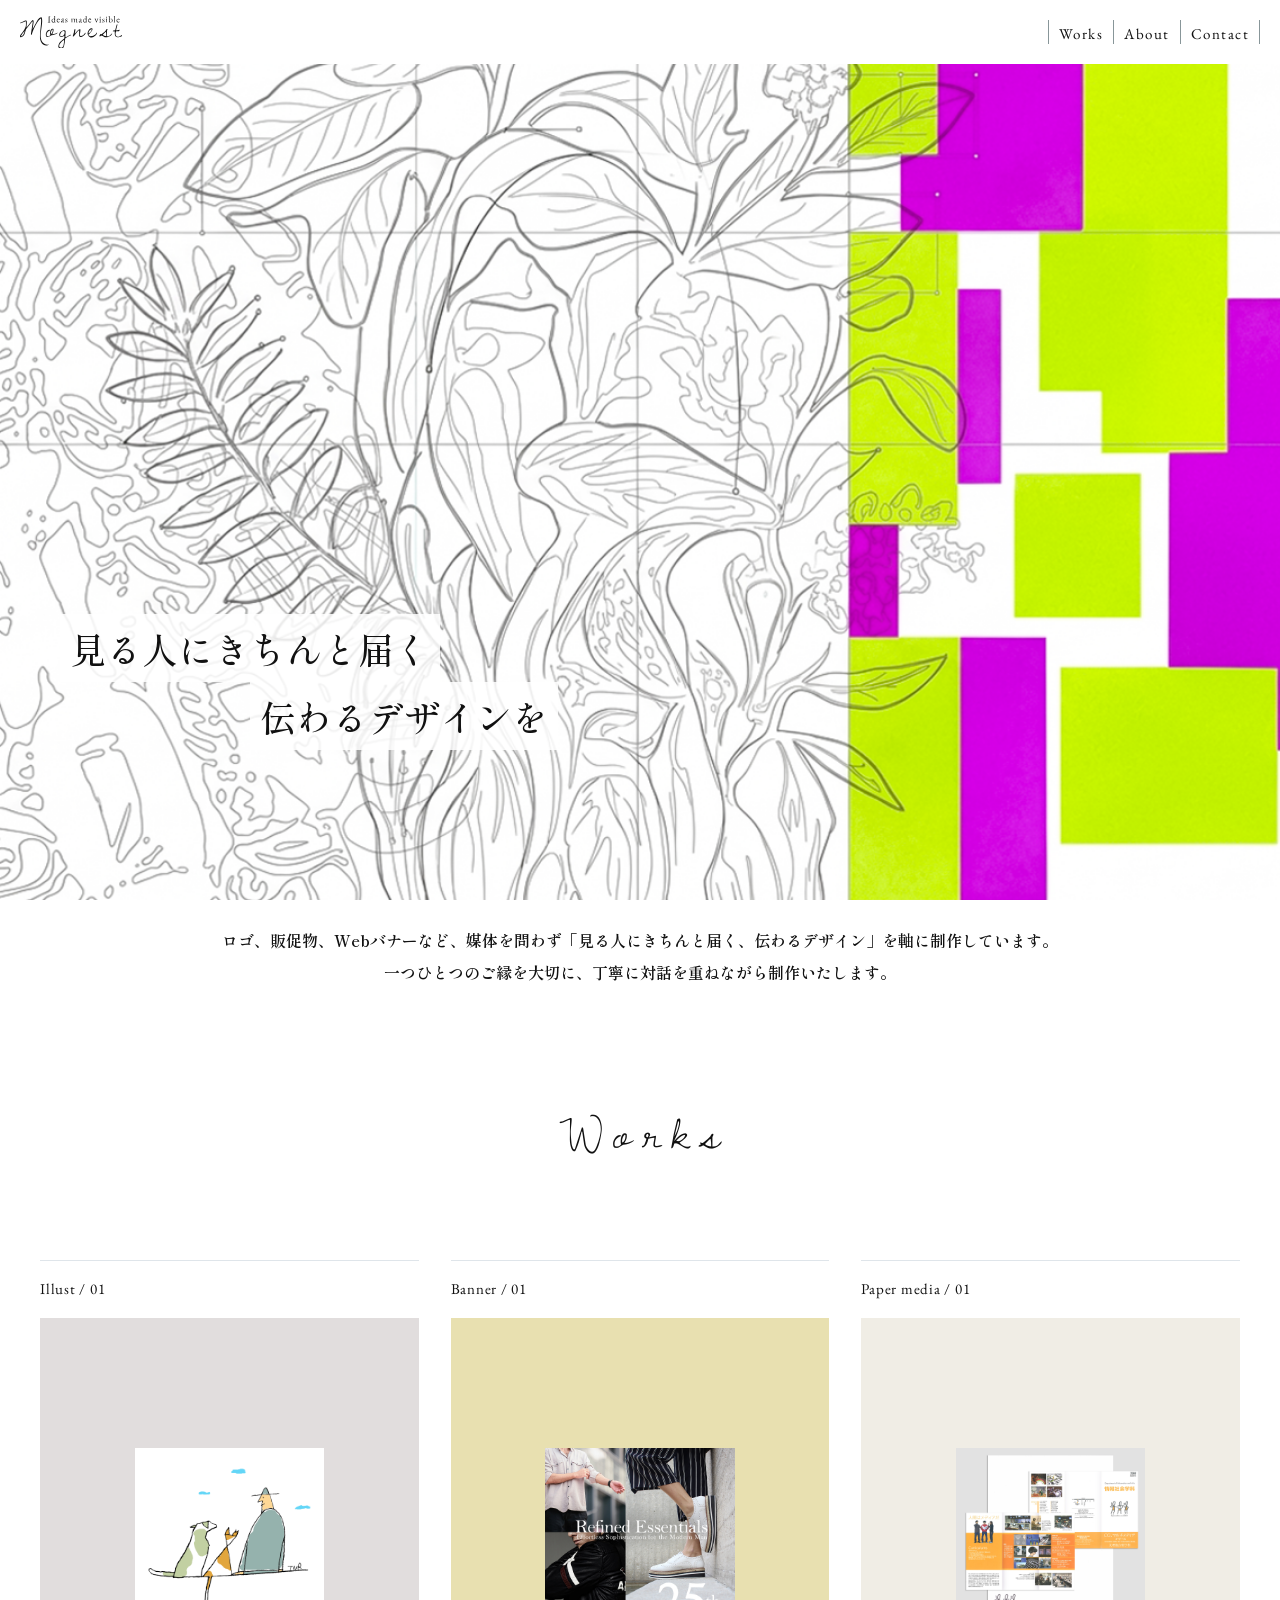
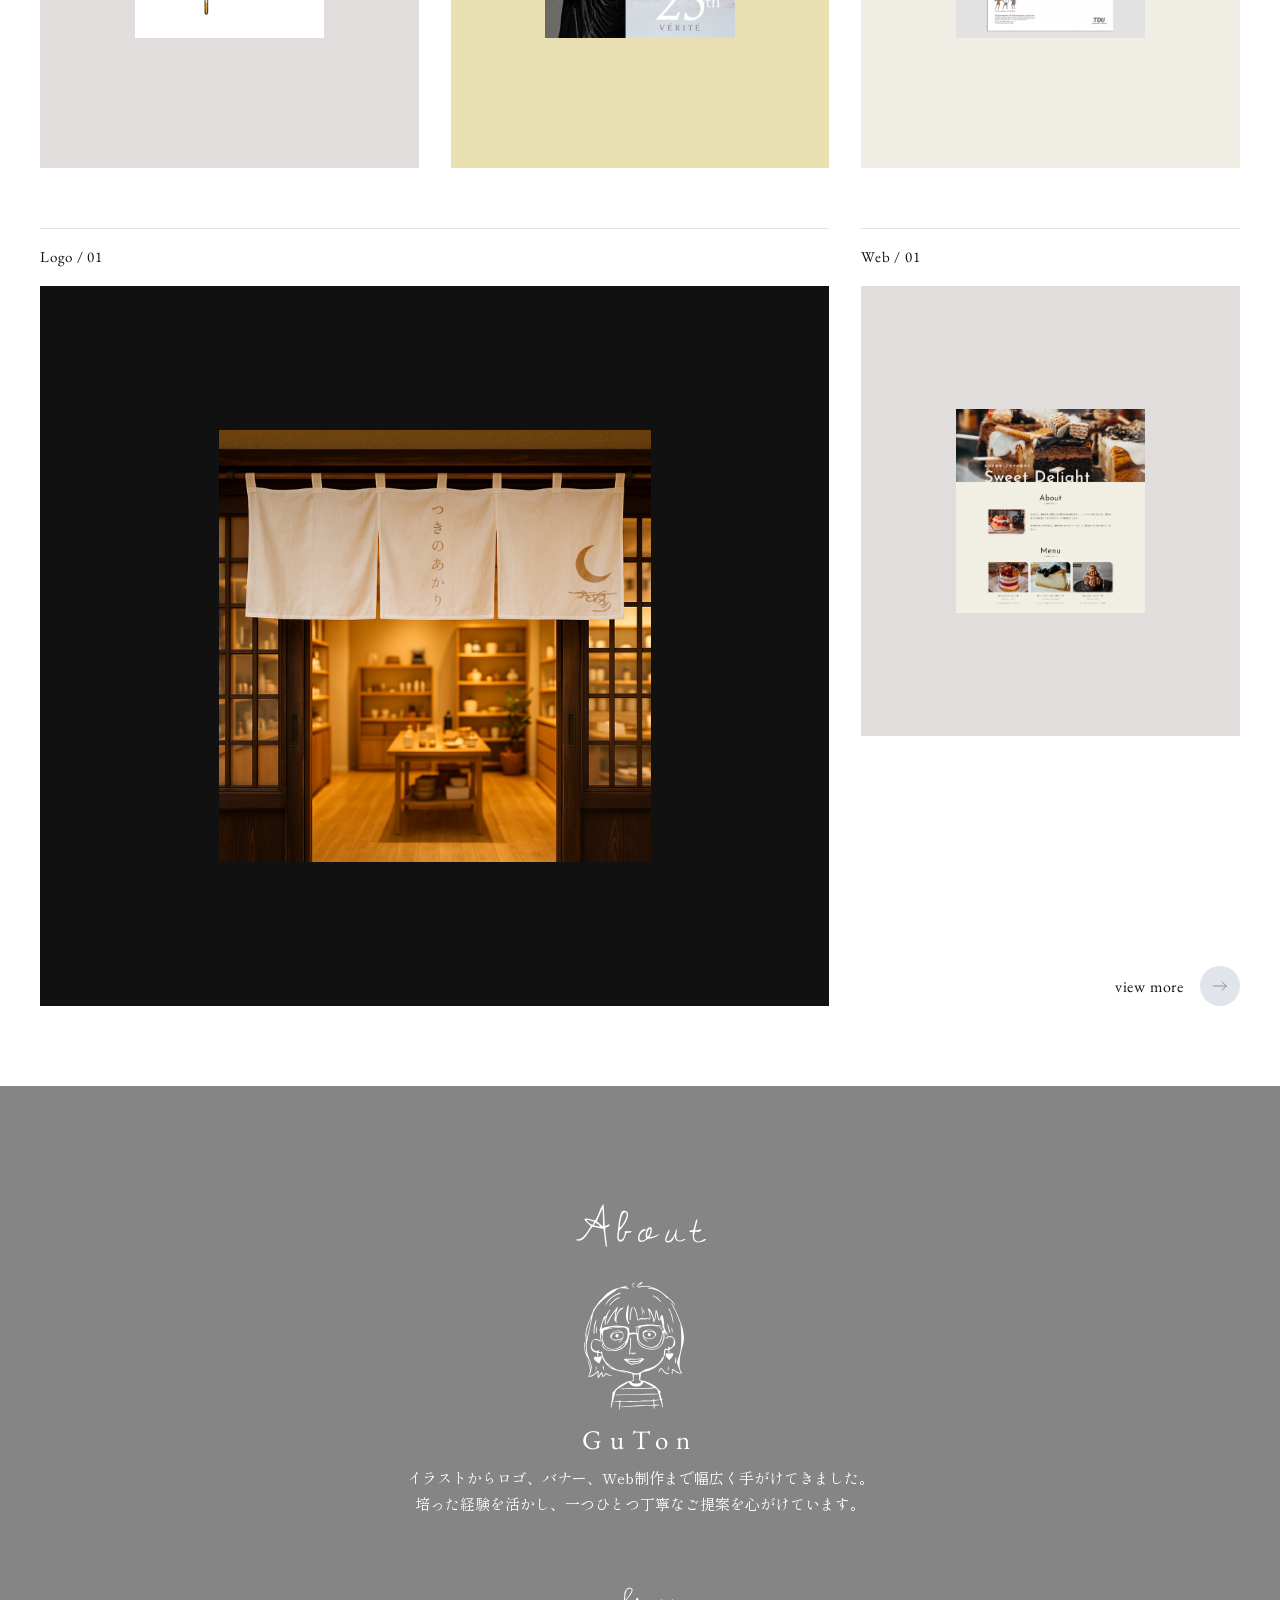
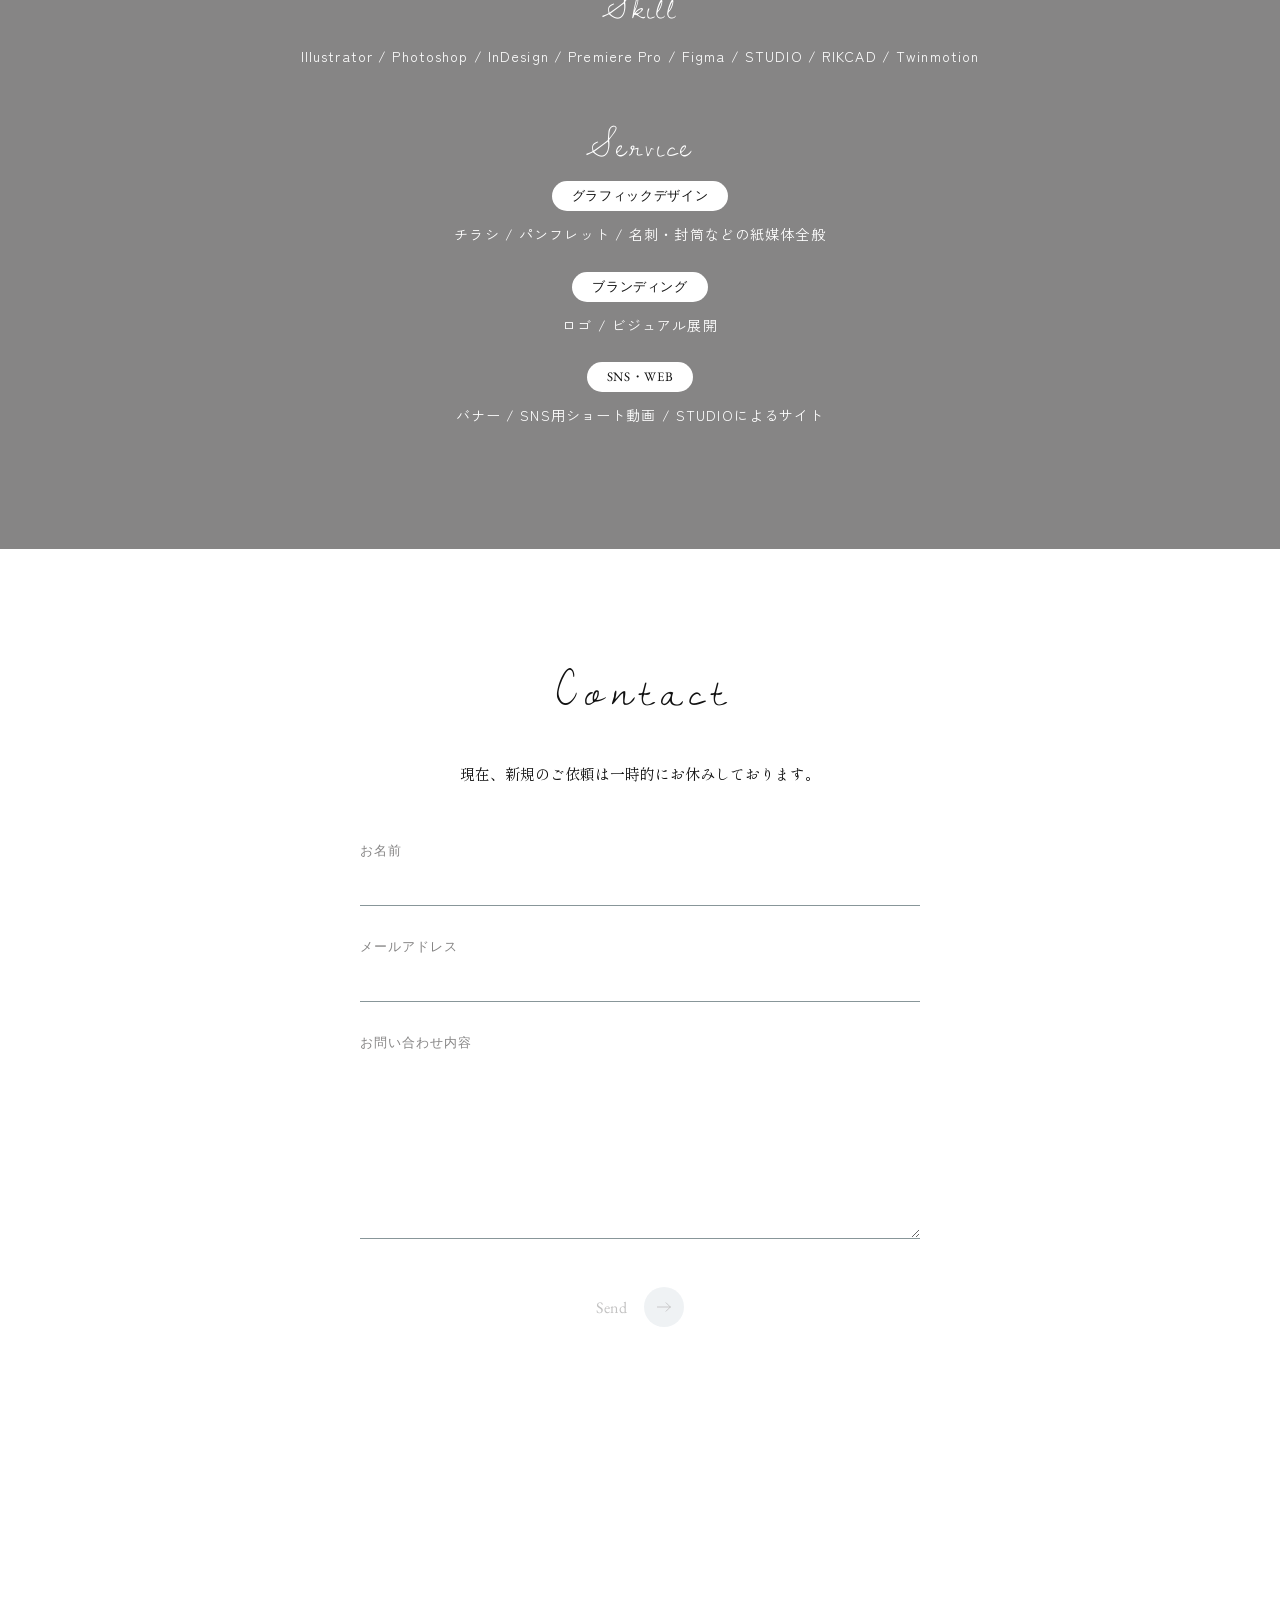
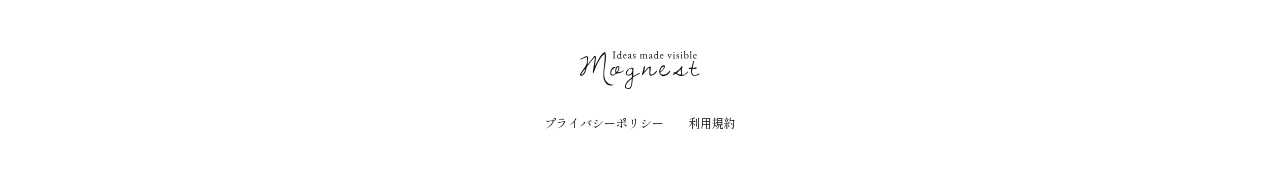
<file: index.html>
<!doctype html>
<html lang="ja">
  <head>
    <meta charset="UTF-8" />
    <meta name="viewport" content="width=device-width, initial-scale=1.0" />
    <meta name="google-site-verification" content="FVzbZyM0ovqlowiWGV209EA_OJ1pWqssNOSt-BzgX4I" />
    <title>Mognest-design Portfolio｜デザイン制作ポートフォリオ</title>
    <meta
      name="description"
      content="フリーランスデザイナーGuTonのポートフォリオサイトです。ロゴ・チラシ・バナーなどのグラフィックデザインから、STUDIOやHTML/CSSを用いたWeb制作まで幅広く手がけています。"
    />
    <!-- Google Fonts -->
    <link rel="preconnect" href="https://fonts.googleapis.com" />
    <link rel="preconnect" href="https://fonts.gstatic.com" crossorigin />
    <link
      href="https://fonts.googleapis.com/css2?family=Dawning+of+a+New+Day&family=EB+Garamond:ital,wght@0,400..800;1,400..800&family=Shadows+Into+Light&family=Shippori+Mincho:wght@400;500;600;700;800&family=Zen+Kaku+Gothic+New:wght@300;400;500;700;900&display=swap"
      rel="stylesheet"
    />

    <!-- CSS -->
    <link rel="stylesheet" href="css/reset.css" />
    <link rel="stylesheet" href="css/style.css?v=30" />

    <link rel="icon" type="image/x-icon" href="favicon.ico" />
    <link rel="icon" type="image/png" sizes="32x32" href="favicon-32x32.png" />
    <link rel="icon" type="image/png" sizes="16x16" href="favicon-16x16.png" />
    <link rel="apple-touch-icon" sizes="180x180" href="apple-touch-icon.png" />
    <!-- OGP -->
    <meta property="og:type" content="website" />
    <meta
      property="og:title"
      content="Mognest-design Portfolio｜デザイン制作ポートフォリオ"
    />
    <meta
      property="og:description"
      content="フリーランスデザイナーGuTonのポートフォリオサイトです。ロゴ・チラシ・バナーなどのグラフィックデザインから、STUDIOやHTML/CSSを用いたWeb制作まで幅広く手がけています。"
    />
    <meta property="og:url" content="https://mognest-design.github.io/" />
    <meta property="og:site_name" content="Mognest-design Portfolio" />
    <meta
      property="og:image"
      content="https://mognest-design.github.io/ogp-image3.jpg"
    />
    <meta property="og:locale" content="ja_JP" />
    <meta name="twitter:card" content="summary_large_image" />
    <meta
      name="twitter:title"
      content="Mognest-design Portfolio｜デザイン制作ポートフォリオ"
    />
    <meta
      name="twitter:description"
      content="フリーランスデザイナーGuTonのポートフォリオサイトです。ロゴ・チラシ・バナーなどのグラフィックデザインから、STUDIOやHTML/CSSを用いたWeb制作まで幅広く手がけています。"
    />
    <meta
      name="twitter:image"
      content="https://mognest-design.github.io/ogp-image3.jpg"
    />
  </head>
  <body>
    <div class="wrapper">
      <!-- ヘッダー：ロゴ・ナビ・ハンバーガーボタンをまとめたエリア -->
      <header class="header">
        <!-- ロゴ：押すとトップページ(index.html)に戻る -->
        <a href="index.html" class="header__logo">
          <svg
            xmlns="http://www.w3.org/2000/svg"
            viewBox="0 0 1037.8 329.6"
            role="img"
            aria-labelledby="logoTitle"
          >
            <title id="logoTitle">Mognest-design</title>
            <path
              fill="var(--color-black)"
              d="M665.4,167.6c2.7,18.3-23,36.6-37,42.1s-14.5,3.5-21.2,1.5-7.7-8.2-7.6-12.6l.3-53.4c-6.8.5-18.3,14.4-22.5,19.5l-18,21.7c-5.3,6.4-10.1,12.7-15.7,18.8s-4.8,3.4-7.9,2.9c0-2.5-.3-5,.4-7.2l11.2-37.9c1.3-4.3-.9-18,7.9-30.6.5-.8,2.3-1.6,3.1-1.6s2.1,1.9,2.2,3c2.1,19.1-4.6,26.8-4.9,45l25.7-29.7c2.6-3,6.3-5.3,9.3-8,8-7.2,20.8-10.6,21.3-4.1,1.4,19.9-4.4,36-4.5,56.1,0,3,1.6,6.6,3.3,8.3s5.9,2.8,9.2,2.5c23.3-2.2,29.4-24,45.5-36.5v.2h0Z"
            />
            <path
              fill="var(--color-black)"
              d="M1037.8,197.1c-7.8,11.9-26.5,14.9-39.3,17.3s-20.5.9-27.9-6.4c-13-12.8-9.9-37.3-9.4-54.1-5.9,1.8-11.6,3.8-17.6,1.4s-1.3-4.8-.4-6.3c4.3-6.5,19.6,2.1,22.8-9.9l13-49.1c.6-2.3,4.2-5.3,6.1-5.9,2.5,1.5,2.5,5,1.8,7.5l-13.3,53.8c4.9,1.3,9.3,1.2,13.9,0l21.8-5.6c.9,18.3-22.7,16.2-34.6,14.1-7.3,15.2-9.6,33.4.7,47.9s32.8,6,45.3-2.1c5.1-3.3,10.7-5.1,17.1-2.6h0Z"
            />
            <path
              fill="var(--color-black)"
              d="M553.9,38.9v21.3l4.9,2.6,1.2.6c.3.2-1,1.2-1.5,1.2l-17.4-.3c2-2,3.8-2.6,6.4-3.8v-22.3c0-2.1-2.1-4.9-3.6-6s-5.3-1.5-7.7-.8c-3.8,1.1-6.4,3.6-6.4,7.7v20.8c1.1,1,2.9,2,4.3,2.7l1.6.8c.3.2-.9,1.2-1.5,1.2l-17.1-.2c1.8-2,3.7-2.6,6.2-3.9v-22.2c0-3.2-1.3-5.1-4.9-6.7l11.7-6.2v7.6c5.4-4.7,10.6-7.2,17.3-5.9s5,3.3,6.6,5.9c5-4,10.9-7.5,17.4-5.7s6.4,5.9,6.5,9.9l.3,23.4,6.6,3.4c-2.9.7-4.3.7-6.6.7l-13.1-.3c2.7-2.2,3.9-2.5,6.5-3.7v-22.6c0-2.2-2.3-4.8-3.7-5.8-2-1.5-5.4-1.4-7.9-.6s-6.2,3.4-6.2,7.3h.1Z"
            />
            <path
              fill="var(--color-black)"
              d="M667.6,66.2l-.2-6.4c-5,6.2-12.8,7.8-19.5,3.9s-11.3-17.1-6.9-25.9,15.5-13.4,26.7-9.7l.2-16c0-4.1-2-5-6.3-7.3l13.1-4.8-.5,8.4v48.7c0,.7.4,2.8,1.1,3s2.2.2,3.5.2h2.1c.4,0,.5,1.1.5,1.7l-13.9,4.2h.1ZM667.1,56.3c1.1-5,.5-10.6.6-15.6s-4.3-9.8-9-10.5-10.1,1.7-12.1,6.7-2,11.6.3,16.7,5.8,6.4,9.7,7.2,9.7-.3,10.6-4.6h0Z"
            />
            <path
              fill="var(--color-black)"
              d="M919.1,65.8c-10.8-.2-10.3-4.4-17.4-1.1l.2-4.7V11.4c0-2.9-3.4-4.5-5.6-6.8l12.2-4.4v32.1c5.6-3.3,10.5-6.4,16.8-5.3,9.1,1.6,14.1,10,13.7,18.8-.4,11.3-8.4,20.2-20,20h0ZM917,62.5c5.3,1.6,10-.3,12.5-4.8,5.3-9.8,2-23.9-5.9-26.4s-11-.1-15.2,3.5l.2,19c0,4.4,4.5,7.5,8.5,8.7h0Z"
            />
            <path
              fill="var(--color-black)"
              d="M306.5,65c-8-.4-15.4-.4-22.8,0s-1.5-.2-1.8-.2-.8-1-.5-1.1l2-.9c2.1-1,7.6-1.3,7.6-4.9V11.6c0-3.1-6.1-3-8.7-5.4s1.5-1.1,2.2-1.1h22.5c.5,0,.8,1.9.4,2l-2.3.6c-1.9.5-6.3,1.6-6.3,4.5v45.5c0,3.5,5.6,3.9,7.6,4.9l2.3,1c.5.2-1.5,1.5-2.1,1.4h-.1Z"
            />
            <path
              fill="var(--color-black)"
              d="M422.2,65.8c-3.3-.2-7.9-4.9-7-9.7s2.1-3.8,3.9-4.6l14-6c.6-3.8,1.1-8.4-.3-11.8s-8.9-3.2-9.9.2-.9,5.3-4.4,5.8l-2.5.4c-2.7.4,2.6-10.8,15.4-13.2,12.8-2.4,8.9,2.3,8.8,6.7l-.4,22.8c0,1.6.8,4.1,2.3,4.5s3.3-.3,5.7-1c.9,3.1-3,5-5.9,5.8s-5.9-1.9-7.7-4.5c-3.6,2.2-7.3,4.8-11.8,4.6h-.2,0ZM433.3,49c-3.9.9-6.6,2-9.5,4.4s-1.9,4.2-1,5.9,3.3,2.5,5.4,2.1c6.1-1.1,5.3-7.2,5.1-12.4Z"
            />
            <path
              fill="var(--color-black)"
              d="M603,65.8c-2.9-.2-8.1-4.9-6.6-10.2s2.6-3.6,4.5-4.4l13.2-5.6c.7-3.5,1.2-8.2,0-11.6s-8.3-3.6-10.1-.2-.7,4.1-1.8,4.8-4,1.7-5.6,1.3c-.3-6.1,9.9-11.7,15.4-12.9s9.2,2.1,9.1,7l-.2,24.6c0,1.1,2.2,2.8,3.1,2.6l5-1.2c.8,3-5.6,6.9-9.1,5.6s-3.4-2.5-4.9-4.2c-3.7,2.4-7.4,4.7-11.9,4.4h-.1ZM613.9,57.5c.5-3.1.5-5.4.5-8.4-4.5.6-12.1,3.9-11.2,8.9s1.6,2.7,2.9,3.2c2.7,1,7.2-.4,7.7-3.7h0Z"
            />
            <path
              fill="var(--color-black)"
              d="M704.8,58.7c6,3.4,12,1.3,16.3-3.4.4,1.6,0,3.4-.7,4.4-4,5.2-10.3,7.1-16.6,5.7s-10.4-6.4-12-12.7c-2-8-.4-16.1,5.8-21.7s12.4-5.9,18.3-2.4,6.7,8,4.2,12.1l-22.7.3c-1.7,6.9,1.2,14,7.4,17.5v.2h0ZM714.7,37.7c1.5-3.3-1-6.5-3.8-7.6-5.5-2.2-11.9,1.2-12.9,7.9,5.5.4,11.4.5,16.7-.3h0Z"
            />
            <path
              fill="var(--color-black)"
              d="M967.6,64.5l-19,.2c2.2-2.2,3.9-2.8,6.4-4.1V13c0-4-1.2-5.7-5.7-8.1l12.5-4.7-.6,18.1v42.2c2.5,1.4,3.4,1.6,6.3,4h0Z"
            />
            <path
              fill="var(--color-black)"
              d="M992.9,59.2c5.9,2.8,11.3.6,15.4-3.8,1.3,7.5-9.6,11.6-16.7,10.3s-10.5-5.7-12.3-11.9-1.3-14.9,3.6-20.6,12.3-8.2,19.3-5,7.7,7.7,5.5,12.7l-23.1.5c-1.6,7.4,1.7,14.7,8.4,17.9h-.1ZM1000.7,38.1c2,0,1.9-3.8.9-5.1-2.5-3.3-6.6-4.7-10.6-2.8s-6.1,3.9-5.3,8l15.1-.2h0Z"
            />
            <path
              fill="var(--color-black)"
              d="M781.3,29.6c-.3,0-1.2-.8-1.4-1-.3-.2,1-.9,1.4-.8l14.5.2c-3,2.8-6.3,4-7.7,7.3l-13.3,31.9-12.3-31.2c-1.4-3.6-3.7-5.1-7.5-8.1h17.8c-2.3,2.8-5.4,4-4.1,7.4l7.6,20.4,7.7-19.6c1.1-2.9-.8-5.7-2.9-6.5h.2Z"
            />
            <path
              fill="var(--color-black)"
              d="M475.6,45.4c3.8,2.5,5.8,5.8,5.6,9.9s-2.4,7.6-6.6,9.2-11.7,2.3-15.8-1.8-1.8-6.3-.5-8.7c2.8,4,3.6,7.6,7.7,9s6.8,0,8.2-2.5.7-6.7-2.1-8.7l-8.7-6.2c-3.4-2.4-4.9-6.3-4.2-10.3,1.6-9.3,14.3-9.8,19-6.7s2.4,5.5,1.7,7.6c-2.7,1.4-2.7-5-7.2-6.4s-5.6,0-7,1.6c-2.3,2.8-1.3,6.8,1.6,8.7l8.4,5.5v-.2h-.1Z"
            />
            <path
              fill="var(--color-black)"
              d="M851.2,45.3c3.6,2.3,5.8,5.5,5.7,9.3s-1.7,7.3-5.3,9.2-12.3,3.2-16.9-.9-2.1-6.2-.9-8.9c3.1,3.8,3.6,7.9,8.2,9s6.5-.2,7.9-2.9.7-6.3-2-8.2l-8.7-6.2c-3.5-2.4-5.2-6.4-4.5-10.3s3.7-7.4,8.2-8.2,8.1-.9,11.1,1.4,2.1,5.4,1.4,7.4c-2.9,1-2.7-5.2-7.3-6.5s-5.6,0-7,1.8c-2.1,2.7-1.1,6.6,1.7,8.4l8.3,5.4v.2h0Z"
            />
            <path
              fill="var(--color-black)"
              d="M884.7,64.6h-14c-9.9,0,3.8-2.1,3.8-5v-21.5c0-3.2-2-5.1-5.5-6.7l12.6-6.4-.6,9.7v25.4c1,1.1,2.8,2.1,4,2.6l1.4.5c.3,0,.6,1,.3,1.1-.4.1-1.5.4-2,.4h0Z"
            />
            <path
              fill="var(--color-black)"
              d="M805.7,64.6c-8.1,0,5.5-3.4,4-4.5v-21.7c0-3.7-2.2-5.2-5.5-7.3,4.8-1.9,8.4-3.7,12.4-6.2l-.7,32.3c0,5.6,2.8,3.9,6,6.4s-1.3,1.1-1.8,1.1h-14.5,0Z"
            />
            <path
              fill="var(--color-black)"
              d="M810.8,8.8c2.3-1.1,5.1-.3,6.2,1.8s.7,5-2,6.4-4.7.3-6.1-2-.5-5.1,1.9-6.2h0Z"
            />
            <path
              fill="var(--color-black)"
              d="M876.1,8.6c2.4-.8,5.2.4,5.8,2.5s0,5-2.4,6-4.9,0-5.8-1.8c-1.4-2.5-.6-5.7,2.3-6.7h.1Z"
            />
            <path
              fill="var(--color-black)"
              d="M518.1,192.6c-.4-1.1-2.5-2.9-3.5-2.5-22.4,7-33.2,16.9-54,26.1-.7-5.8-.2-10.1,0-15.3l1-24.7c.3-8.2.8-15.7.7-24.1,0-6.2-14.2-8.6-18.8-7.6-18.7,3.9-39.9,17.5-45.4,37.4-2,7.2-.4,15.2,2.8,21.4,10.2,20.1,34.7,6,48.8-2.8.2,7.3,2.1,27.4-4.8,31l-33.5,28c-10.8,9-28.4,41-21.5,56.9,4.2,8.2,16.6,11.1,25,12.7,10.4,2,21.1-1.8,26.6-11.7,7.7-13.8,11.6-44.4,13.4-60.4l3-28.2c4.5-4,9.2-7.4,14.3-10.5,14.1-8.4,28.5-15.5,43.4-22.5,1.6-.7,3.1-2.3,2.6-3.4v.2h-.1ZM441.4,295.6c-1.6,7.3-4.8,14.1-9.2,19.9-8.1,10.5-23.8,5.3-31.1-.6-9.2-7.4-1.2-26,4.1-33.9,10.9-16.2,25.2-29.6,41.9-40.8.9,16.4-2.3,40.3-5.7,55.5h0ZM448.9,184.1c-6.3,12-13.4,19-27,21.4-4.6.8-8.9.6-13-1.9-3.2-7.1-3.5-14.8-.5-22.2,5.7-14.5,19.1-33.5,37.5-28.5,8.7,2.3,8.9,20.2,3,31.3h0Z"
            />
            <path
              fill="var(--color-black)"
              d="M933.8,174.4c-23,17.9-17.7,29.5-52.6,30.3v-54.4l4.8-10.5c.9-1.9.8-6.3-.8-7.2-3.9-2.1-8.2.2-10.1,3.4l-6.2,10.3c-4.2,7-11.1,12.2-17.5,17.4l-25.4,20.5c-6.4.9-11.8-4.3-16.4-1.1l5.7,9.1c-3.8,1.8-14.9,5.9-13.2,11.1,6.5,6.1,19.9-1.9,26.3-5.6l18.3,10.3c4.8,2.7,9.6,5.4,14.8,6.7,7.1,1.7,14.9,2.5,22,1,17.4-3.8,33-12,44.8-25.1,3.9-4.4,6.2-9.6,5.5-16v-.2h0ZM839.2,189.6l19.3-19.5c3.6-3.6,7.1-6.8,12.2-9.3,2.4,14.5,3.4,28.3,3.3,43.1-9.2.3-30.5-5.3-34.8-14.3h0Z"
            />
            <path
              fill="var(--color-black)"
              d="M378.6,169c-14.8,7.2-35.6,16.8-52.1,15l5.9-10.9c6.7-12.5,9.3-26,6.5-40.1-7-6.5-17.8-5.1-23.3,2.6-4.3,5.9-7.3,12.5-8.7,19.8-1.8,9.4-3.6,27.7.6,36.6-6.9,10.1-19.8,15.1-31.8,11.4-3.9-1.2-5.2-5.5-5.7-9-3.2-25.1,15.5-42.4,37.5-49.6-3.9-10.8-20.7-4.4-27.7,2.9-8,8.4-14.1,18.6-17.1,30.4-2.2,8.6-1.1,17.2,1,25.2,3.3,12.8,25.2,9,28,7.3l27.1-16.2c22.8-1.2,44.3-8.7,62.1-23,.7-.6-1.6-2.8-2.4-2.4h.1ZM315.5,181.9c-1.6-2.3-2.3-4.2-2.4-6.5-.6-12.5,4.5-31.4,15.8-38.2,1-.6,3.3,1.9,3.4,3.1,1,14.2-2.8,33.3-16.7,41.6h0Z"
            />
            <path
              fill="var(--color-black)"
              d="M778.2,167.7c-1.6,1.6-2.6,4.1-4,5.9-6.4,8.2-14.1,15.2-22.6,21.7-6.1,4.7-12.5,7.2-19.7,8.5-11.4,2-23.3,2.9-32.5-5.1-2.8-2.4-6.1-8.7-3.4-12.1,3.8-4.8,8.8-8.6,13.2-13,6.7-6.7,13-13.5,18.4-21.3,5.8-8.2,13.1-28,.7-28.9-10.7-.8-20.3,4.1-27.1,12.4-6.4,7.8-11.1,16.6-14,26.5-1.9,6.6-3.6,14.2-2.1,21,1.6,7,5,13.3,9.3,19.1,7.6,10.3,20.7,17.3,33.8,14.7,22.7-4.6,41.6-20.6,51.8-40.8,1.6-3.2,1.6-6.7-1.8-8.6h0ZM727.5,133.5c.2,14.5-19.5,35.7-31.9,42.8-4.8-15.2,14.6-43.7,31.9-42.8Z"
            />
            <path
              fill="var(--color-black)"
              d="M402.2,55.5c-4.4,4.8-10.1,6.4-15.7,3.5-6.3-3.3-9.8-10.8-7.8-17.8l22.8-.3c2.4-4.8-.7-10.4-5.1-12.6-4.7-2.3-10.3-1.9-14.7.8-8.1,4.9-10.9,14.3-8.7,23.3,1.6,6.6,6.2,11.9,12.3,13.1,6.5,1.3,13-.8,16.8-6.5.7-1,.8-2.7.1-3.7v.2h0ZM384.7,30.4c3.6-1.9,7.2-1.1,10.2,1.6,1.2,1.1,2.5,5.6.1,5.8-5.6.6-10.3.5-15.5.3-.5-3.8,2.4-6.3,5.1-7.8h0Z"
            />
            <path
              fill="var(--color-black)"
              d="M362.3,60.4h-2c-1.3,0-2.7-.1-3.6-.2-.7,0-1.2-2.3-1.2-3.1V8.6l.3-8.4-13,4.8c4.7,2.3,6.4,3.4,6.4,7.6v15.7c-10.6-3.3-20.7-.7-26.1,8.2-5,8.2-3.8,19.6,4,26,6.8,5.5,16.1,4.4,21.5-2.3l.3,6.1,12.2-3.7c.4-.1,1.4-.6,1.7-.9.3-.2,0-1.3-.5-1.3h0ZM349.2,42.2c-.3,4.4,0,9.1-.7,13.8-.7,4.4-7.3,5.5-10.4,4.9-4.2-.8-7.9-2.9-9.8-7.1-2.4-5.2-2.4-11.6-.3-16.9,2.1-5.3,7.5-7.8,12.8-6.6,5.1,1.2,8.7,6,8.3,11.9h.1Z"
            />
            <path
              fill="var(--color-black)"
              d="M279.9,292.2c-23.1-3.7-45.2-13.2-57-34.2-14.6-26-15.8-62.4-11.8-91.6l10.8-78.1c2.5-18,5.7-56.9-2.5-72.3-5.7-10.8-20.7,2.2-25.7,7.5-9.6,10.3-18,21.2-24.8,33.7l-22.3,40.6-19.3,36.1,9.9-64.4c.9-5.6.5-11.1.2-16.8-.1-2.9-2.1-6.7-3.4-9.2-3.8-7.6-15.7,6.7-18.3,10l-49.3,62.3c0-21.9,3.4-36.3,2.6-57.9-.2-4.4-1.5-9.2-5.1-11.8-5.7-4.1-20.6,3-26.5,6.1l-21.6,11.3-10.3,3.3c-1.6.5-3,2.8-2.9,4.1,0,1.3,2.7,3.7,4,3.4l52-21.4c.5,1.6,1.3,3.9,1.3,5.4.4,37.8,3.8,47.2-17.2,81.1-10.7,17.2-22.7,32.6-35.5,48.3-5.5,6.7-9.2,16.1-6.1,24.6,9.6,4.5,21.3,1,29.1-5.9,9.5-8.4,15.1-18.8,18.8-31,4.1-13.4,7.1-27.2,12.1-40.7l58.4-74.2c1.7-2.2,4.8-4.2,7.3-3.6,2.5.6,2.7,4.1,2.3,6.5l-16.5,105.3c-1,6.6-1.8,13.1-1.5,19.3,0,1.4,3.6,2.2,4.7,1.7,1.1-.5,3-1.8,3.5-3.2,5.2-15.9,10.1-30.9,16.7-46.2,11.2-25.7,23.3-50.3,38.4-73.9,9.8-15.3,21.4-28.8,35.7-40.1,7-1,2.8,51.7,2.3,56.4l-4.6,47.2c-3,30.4-7.8,74.4-4.3,104.1,1.7,14.2,8,27.1,15.6,38.9,10.3,16,26.8,24.9,45.7,25.2,1.9,0,5,.9,6.8.5,6.7-1.3,13.1-3.7,19-7.5-4.1-2.9-7,1.5-10.7,1.3v-.2h0ZM39.1,176.9c-2.9,10.1-17.1,30-28.7,28.8.5-3.7,1.7-6.7,3.3-10.2,9.3-15.7,21.2-29.4,33.8-43.1-2,9.4-5.3,16.5-8.4,24.5h0Z"
            />
          </svg>
        </a>

        <!-- ナビゲーション：PC画面で表示されるメニュー -->
        <nav class="header__nav">
          <ul class="header__nav-list">
            <li class="header__nav-item">
              <a href="works.html" class="header__nav-link">Works</a>
            </li>
            <li class="header__nav-item">
              <a href="#about" class="header__nav-link">About</a>
            </li>
            <li class="header__nav-item">
              <a href="#contact" class="header__nav-link">Contact</a>
            </li>
          </ul>
        </nav>

        <button
          class="header__hamburger"
          type="button"
          aria-label="メニューを開く"
        >
          <span class="header__hamburger-line"></span>
          <span class="header__hamburger-line"></span>
          <span class="header__hamburger-line"></span>
        </button>
      </header>

      <main class="main">
        <!-- Hero：ファーストビュー。写真2枚がふわっと切り替わる -->
        <section class="hero">
          <div class="hero__bg">
            <img
              src="img/hero/kana_sitetop02.webp"
              alt=""
              class="hero__bg-img hero__bg-img--1"
            />
            <img
              src="img/hero/kana_sitetop02_2.webp"
              alt=""
              class="hero__bg-img hero__bg-img--2"
            />
          </div>
          <div class="hero__content">
            <p class="hero__copy-line">見る人にきちんと届く</p>
            <p class="hero__copy-line hero__copy-line--indent">伝わるデザインを</p>
          </div>
        </section>
        <!-- 一言紹介文 -->
        <section class="intro">
          <p class="intro__text">
            ロゴ、販促物、Webバナーなど、媒体を問わず<wbr />「見る人にきちんと届く、伝わるデザイン」を軸に制作しています。<br />
            一つひとつのご縁を大切に、丁寧に対話を重ねながら制作いたします。
          </p>
        </section>

        <!-- Works抜粋 -->
        <section class="works" id="works">
          <h2 class="works__heading js-heading-split" id="worksHeading">
            Works
          </h2>

          <div class="works__list">
            <div class="works__item">
              <p class="works__label">Illust / 01</p>
              <div class="works__thumb works__thumb--illust">
                <img
                  src="img/works/tnr_cat.webp"
                  alt="イラスト作品"
                  class="works__img"
                />
              </div>
            </div>

            <div class="works__item">
              <p class="works__label">Banner / 01</p>
              <div class="works__thumb works__thumb--banner">
                <img
                  src="img/works/01-2.webp"
                  alt="バナー作品"
                  class="works__img"
                />
              </div>
            </div>

            <div class="works__item">
              <p class="works__label">Paper media / 01</p>
              <div class="works__thumb works__thumb--papermedia">
                <img
                  src="img/works/tdu_01.webp"
                  alt="東京電機大学チラシ"
                  class="works__img"
                />
              </div>
            </div>

            <div class="works__item works__item--wide">
              <p class="works__label">Logo / 01</p>
              <div class="works__thumb works__thumb--dark">
                <img
                  src="img/works/logo03-3.webp"
                  alt="つきのあかり ロゴ"
                  class="works__img works__img--large"
                />
              </div>
            </div>

            <div class="works__item-group">
              <div class="works__item">
                <p class="works__label">Web / 01</p>
                <div class="works__thumb works__thumb--web">
                  <img
                    src="img/works/daytora-cafe.png"
                    alt="カフェサイト"
                    class="works__img"
                  />
                </div>
              </div>

              <a href="works.html" class="works__more">
                <span class="works__more-text">view more</span>
                <span class="works__more-icon">
                  <svg
                    width="20"
                    height="14"
                    viewBox="0 0 20 14"
                    fill="none"
                    xmlns="http://www.w3.org/2000/svg"
                  >
                    <path
                      d="M0 7H19M19 7L13 1M19 7L13 13"
                      stroke="currentColor"
                      stroke-width="1.2"
                      stroke-linecap="round"
                      stroke-linejoin="round"
                    />
                  </svg>
                </span>
              </a>
            </div>
          </div>
        </section>

        <!-- Aboutセクション -->
        <section class="about" id="about">
          <div class="about__inner">
            <!-- タイトル（Worksと同じクラス構成） -->
            <h2 class="about__heading js-heading-split">About</h2>

            <!-- プロフィール（イラスト ＋ 名前 ＋ テキスト） -->
            <div class="about__profile">
              <div class="about__media">
                <!-- ↓↓↓ ここからSVGコード（class="about__img" を追加） ↓↓↓ -->
                <svg
                  id="_レイヤー_1"
                  class="about__img"
                  xmlns="http://www.w3.org/2000/svg"
                  version="1.1"
                  viewBox="0 0 296.8 381.2"
                >
                  <!-- Generator: Adobe Illustrator 30.2.1, SVG Export Plug-In . SVG Version: 2.1.1 Build 1) -->
                  <defs>
                    <style>
                      .st0 {
                        fill: #fff;
                      }
                    </style>
                  </defs>
                  <path
                    class="st0"
                    d="M171.2,73.5c-2,4.2,2,14.5,2,23.5,3.2,1.7-.2-23.6-2-23.5Z"
                  />
                  <path
                    class="st0"
                    d="M78.5,47.6c-7.1,6.2-13.6,13.4-15.3,22.6,11.6-19.9,26.4-30.1,46.6-37.1-3.7-5.5-27.6,11.4-31.3,14.5Z"
                  />
                  <path
                    class="st0"
                    d="M76.1,71c7.5-10.8,19-21.5,30.7-23.8-5.1-7.1-34.5,18.5-30.7,23.8Z"
                  />
                  <path
                    class="st0"
                    d="M176.3,80.7c0,5.3.8,9.5,2.4,13.7,1.8-5.1.2-9.7-2.4-13.7Z"
                  />
                  <path
                    class="st0"
                    d="M257.1,152.8l-3.2-10.5c-2-6.5-1.5-13.5-7.3-19.2l3.6,13.9c1.5,5.8,1.5,12.8,6.9,15.8Z"
                  />
                  <path
                    class="st0"
                    d="M167,3.7l-3.5,8.4,11-11.2c-4.3-4.8-21.2,11.4-17.5,14.2,3.2-4.9,6-8.6,10-11.4Z"
                  />
                  <path
                    class="st0"
                    d="M229.7,59.8c-4.1-5.6-8.1-9.1-12.5-13.7-1.1-.9-16.5-9.7-12.8-3.9,11.9,2.9,17.2,14.2,25.3,17.6h0Z"
                  />
                  <path
                    class="st0"
                    d="M259.7,135c0,5.4.6,9.5,1.8,14.9,3.2,3.8.4-17-1.8-14.9Z"
                  />
                  <path
                    class="st0"
                    d="M250.3,79.6c9.8,13.3,10.4,31.2,15.3,43.3,2.8-4.1-10.7-51.5-15.3-43.3Z"
                  />
                  <path
                    class="st0"
                    d="M161.2,17.4c17.6-5.5,27.7-3.3,45.4,1-6.1,1.5-11.3-2.8-17,.9,27.9,2.9,38.5,9.6,57.4,28.8l2-.6c.9-.3,9.2,8,11.7,11h.1c0,0,9.3,10.9,9.3,10.9,2-3.4-13.4-18.6-15.2-20l-9.5-7.5c-5.9-4.6-11.1-9.3-17.2-13.8-17.2-12.6-37.8-18.7-59-15.4-21.2,3.3-6.5,1.7-8,4.7Z"
                  />
                  <path
                    class="st0"
                    d="M103.8,89.1c3.6-6.1,10.9-9.9,16.6-14.1-5.3-.5-3.1,3-10.5,2.3-8.8,7-12.8,18.4-16.1,28.4-.2-8.5,3.1-20.1,5.7-27.4,2.6-7.3-2-2-2.4-1.6l-1.6,2.1c-6.9,9.1-29.6,37.1-27.3,47.8,7.4-15.3,14.1-29,25.2-40.8h.2s-2.1,16.1-2.1,16.1c-.6,4.6-1.5,11.5.2,15.2h2.6c.5,0,.4,1.8.5,3,.3,2.3,1.1,2.2,2,0,0-3.3-.9-7.8-.6-10.5.9-7,4-14.4,7.6-20.5Z"
                  />
                  <path
                    class="st0"
                    d="M134,209.1c-.4,2.7-.3,5.3,2.3,6.4l5-3.7c1.4,1.7,4.6,4.2,6.1,2.9h0c2.7-2.4,4.1-2.7,7.2-2.5-.6-.9-3.2-3.3-4.3-2.6l-4.8,3-2.7-4.3-7.1,4.7c4.1-19.6,4.6-29.5,3.6-48.9-5.1,4.4-.3,7.5-2.4,23.5l-2.9,21.5Z"
                  />
                  <path
                    class="st0"
                    d="M131.8,81.8c.5-5.4,1.6-10.1,0-16-3.4,6.5-4.3,12.1-5.6,18.5-2.1,10.8-2.8,21.9,1.7,32,4.5,10.1,3.4,7.4,7.7,7.5-1-2.8-4.6-6.5-4.7-9.4h0c-.3-8.2-.6-15.1,0-22.5l.9-10.1Z"
                  />
                  <path
                    class="st0"
                    d="M250.7,249c-1.7,5.2-2.5,10-1.7,14.9,2.4-5.3,3-10,1.7-14.9Z"
                  />
                  <path
                    class="st0"
                    d="M229.1,255.3c-5.1.6-7.2,8.9-7.3,13.8,3.3-3.7,4.3-7,7-12,1.7,2,3.3,4,4.8,6.2,4.3,6.3,14.3,13.8,20,8.5-18.5-1.3-19.4-17.1-24.5-16.5Z"
                  />
                  <path
                    class="st0"
                    d="M98.5,336.5l17.1-.8,47.3-.9,44.4-.7,9.3-.8c.8,0,2.3-1.1,2.9-1.9-11,0-20.8,0-31.3.4l-31.2,1.1-44.8.8-18.7,1c1,1,3.3,1.9,5,1.8Z"
                  />
                  <path
                    class="st0"
                    d="M56.7,246.6c-1.8,5.5-.9,10.6,1.4,15.4,1.4-5.6.6-10.2-1.4-15.4Z"
                  />
                  <path
                    class="st0"
                    d="M296.2,174.7c2.3-14.1-2.8-38.3-8.1-51.7l-10-24.9c-5.4-13.4-10.5-26.7-21-37.2l13.6,24.7,15.1,37.5c.9,2.3,1.1,7.2,1.3,9.6l1,12.1c1.2,15.3.6,30.3-.2,45.4-.5,11.2-2.7,21.9-6.9,32.1-6.9,16.8-5.4,16.6.6,33.9,1.6,4.7,3.2,8.1,5.7,13-7.4,3.9-22.4-13.7-25-10.3-2.6,3.4-1.1,2.7-.9,3.6l1.2,7.2h-.1l-4.5-2.1,2.2,3.5c.4.6,3.4.2,3.6-.5.7-2.3,0-7-.5-10.2,10.3,6.4,15.7,15.1,28.4,9.4-7.2-6.9-8.3-18.9-7.9-27.5,2-37.4,7.4-37.4,12.4-67.6Z"
                  />
                  <path
                    class="st0"
                    d="M273.2,239.8l.5-18.1c-3.6,6.3-4.1,12.8-2.5,19.6.3,1.9,1.2,0,2-1.5Z"
                  />
                  <path
                    class="st0"
                    d="M149.8,17c-3.3-3.2-5.4-5.9-3.6-10.4h0c.4-1.2,1-2.7,1.7-2.6l2.8.7-.9-2.3c-.2-.6-2.5-.4-3,0-1.9,1.5-3.7,6.2-2.9,8.7.8,2.5,2.6,6.3,5.9,5.9Z"
                  />
                  <path
                    class="st0"
                    d="M137.4,113.3c0-.5,1.1-2.2,1.1-2.8-.3-10.2,1.9-25.6,6.1-36.8-6.2-1.6-9.7,34.7-9.1,38.6.7.3,1.5.7,1.9,1Z"
                  />
                  <path
                    class="st0"
                    d="M137.5,113.5c.2,0,0,0,0-.1,0,0,0,.1,0,.1Z"
                  />
                  <path
                    class="st0"
                    d="M64.5,271.1l-8,9c-.8-5.6-.9-8.6-3-13.1-3.7,1.9-5.7,5.3-7.4,8.5l-3.1,5.8c-1.6-2.6,3-19-1.6-17.7-4.1,1.1-12.7,14.5-26.5,15.8.9-1.4,2.4-3.7,2.8-5.1l3.4-11.9c1.2-4.2,3.1-8.3,1.9-13-6.5-26.9-11.3-22-14.7-50.4-1.7-14.4,2-27.7,5-41.8l13.4-62c3.3-15.2,19.1-32.2,30.9-42.5,11.8-10.3,22.5-17.1,34.4-25.4,16.6-11.7,11.8-7.6,35.6-8.1l6,1.6c-.6-3.1-3.3-4.5-5.8-4.6l-9.2-.5,9.6-1.2c-5.3-3.1-10.6-1-15.6.5-31.2,8.8-32.6,8.2-54.9,29.7-8.7,8.4-16.2,17.1-22.7,27.2-6.5,10.1-6.3,8.2-8,12.8l-4.4,11.8c-7.9,21.3-14.4,29.5-18.2,56.9-3.8,27.4-1.1,7.2-1.2,10.5l1.7-5.1c.9,21.5-1.1,32.9,3.2,56.3-6.9-11.6-4.8-24.6-6.7-38.2-2.8,5.8-.7,12.1-.5,17.8.5,11.2,3.5,21.2,9.9,30.3,6.4,9.1,11.9,25.7,10,35.6-2.6-10.6-4.9-21.4-10.3-31.4,2.9,18.1,11.5,26.7,4.8,44.7-1.8,4.8-4.8,9.4,2.8,7.7,5.1-1.1,10.1-3.7,14.1-7,0,0,9-7.4,9-7.4l-1,10.1c-.3,3.5-.5,6.1,2.9,8.3l9.2-15.1c1.7,4.7-.5,10.1,4.5,11.6,2.8-1.7,6.1-5.1,8.3-7.9l6.3,2h-.2c3.6,2.7,8.4,5.2,12.2,1.7-9.9-.8-8.5-4.2-18.9-6.9ZM6.9,148.8c4.2-15.6,8-30.7,15.1-45.4-3.6,23.6-8.4,45.6-14.8,67.4l-.3-22Z"
                  />
                  <path
                    class="st0"
                    d="M31.6,153.8c-2.8-13.9,3.2-29.3,5.9-42.7-5.6,1.1-12.9,43.3-5.9,42.7Z"
                  />
                  <path class="st0" d="M35,263.6c2.5-5,3.2-10.5,0-15.3v15.3Z" />
                  <path
                    class="st0"
                    d="M37.5,152.6l1.1-21.3c-3.5,3.4-4.6,18.8-1.1,21.3Z"
                  />
                  <path
                    class="st0"
                    d="M262.8,162.5c-6.4-5-18.9-1.8-20.7,6.8,3.5-2.7,6.5-4.8,10.8-5.6,4.3-.8,11.5,1.2,13,7.2,1.6,6.4,0,14.3-3.6,20.2l-8.6,6c.2-2.4.8-4.4-.2-4.5l-3.6-.3c-1.9-.2,1.7,5.5,0,5.8l-2.2.4-3.5.7c-.8.1-2.1-1.7-2.6-2.2l-3.7,5.9-.5,8.9c-.3,5.2-1.1,9.9-3.2,14.4l-1.3-3.3c-5.3,16.6-23.4,29.8-39.2,33.1-15.8,3.3-15.8,6.2-23.5,10.3l-6.5,3.4c-6.6,3.4-16,.5-22.7-1.7s-14.7-4.2-22.8-5.5-15.9-.5-23-3.8c-7.1-3.3-16.9-10.1-24.4-16.7-7.5-6.6-6.6-8.2-9.4-12.3-5.1-7.3-7.7-15.3-7.5-23.9-2,1.1-3.6,2.1-4.6,2l-6-.9.8-4.2c0-.8-2.5-.7-3,0l-1.9,2.7c-4.7-.6-11.3-3.4-14.2-8.1-4.2-6.9-2.2-16.5,2.1-22.6,4.3-6.1,5-2.8,8-2.7,6.1.3,9.8,1.9,14.4,7,.2-8.7-12.9-10.5-20.2-9.4-7.8,6.1-10.2,14.9-9,24.7,1.2,9.8,11.1,16,18.7,15.4l.7,11.6c.4,6.8-3.2-2.6-8.2,1-5,3.6-1.9,4.4-1.4,5.9,2.6,7,9.5,8.6,14.9,14.1,2.8-5.3,6-11.1,7.3-16.8,1.3-5.7-2.2-5.7-3.6-5.3-1.4.4-3,1.3-6.2,3.1l-.6-12.7,8.7-.3c1.9,19.4,19.3,45.3,38.2,50.2l19.9,5.2c20.3,5.3,12.9,3.8,34.5,5.8l2.3,15.8c.4,2.5-1.7,5.5-3.3,7s-5.4-.8-7.5-.2c-12.1,3.6-23.5,9.8-33.4,17.5-9.9,7.7-10.1,9.9-15,15-4.9,5.1-1.6,3.5-1.8,5.7-.7,8.3-1.8,16.3-3,24.6-1.2,8.3-2.4,11.8-1.1,18.4l5.5-21c6.8,1.3,13.4.9,19.7.9-.8,4.6-2.1,22.4.6,26l1.2-11.3c.5-4.8.3-9.7.3-14.8,7,0,13.9-.3,20.6.5s16,.4,24.2,0l15-1,26.8-.6,11.1-.8,1.1,11.8-25.9.5-12,.6-14.9.7-18,1.1-11,.9c-5.4.4-10.2.4-15.3,1.8,2.8,1.7,5.4.9,8.3.7l15.9-1,12.1-.9,16.8-.6,13-.7,11-.7c6.7-.4,12.9-.3,19.7-.4l2.2,12c1.1-4.5,1-7.9,1.1-11.9,3.1,0,6.6,0,9.5-.4l7.2-.8c-6.4-1.7-11.1-1.9-17.8-2v-11.6c.1,0,18.8-2.2,18.8-2.2l6.1,22.9c4-4.9-5.4-20.3-.4-24.4-.9-.6-2.9-2.6-3.2-3.7l-4.4-16.3,2.8.4c3.7.5-8.9-11.7-10.9-14.2-2.7-3.4-4-4.5-7.8-7-9.9-6.6-24.3-14.3-35.7-15.4-3.5-.3-5-.2-5.5.2-3.2-4.8,1.4-11.5.5-20.5,3.3-4,9.7-5.7,14.9-6.5,11.7-1.9,21.2-6.6,30.3-13.7,19.5-15.2,26-24.6,27.8-50.2l8.5-.7,1.3,12.3c-2.1-1.1-4.6-2.2-6.3-1.8-3.6.7-4.6,7.6,3.3,15.7l4.7,4.8,4.6-5.2c2.7-3.1,5.7-6.1,6.7-10.4s-1.6-5.7-3.7-5.9c-2.1-.2-4.2,1.4-6.4,2.9-1.1-3.9-1.5-9.4-.5-13.2,6.4-3.4,12.7-7.6,15.9-14.3,3.2-6.7.4-17.6-7-23.3ZM69.9,245.1l15.7,11.2c-6.9-1.9-12.1-5.7-15.7-11.2ZM111.6,264.7c7.4.5,13.9,1.7,21.8,4.4-7.3.2-14.6-1.6-21.8-4.4ZM177.5,296.7l29.7,16c-3,.7-6.2,1.3-9.3,1.5l-9.1.8-56.3.7-28.4,1.3c9.2,2.5,17.7.8,26.6.7l63.4-.9c5.6,0,10.3-1.2,15.9-2.3l7.8,5.2h-.2l8.7,29.5c-6.8,0-11.9.3-17.7,1.1l-2.8-4.2-.9,3.9c-.3,1.4-15.1,1.7-16.4,1.6-19.1-.8-21,1.5-30,1.5h-50.6c0-2.2-.1-3.5-.4-3.9l-2.8,4.1c-6.3,0-12.3-.8-18.8,1l4.6-17.4c3.6-13.7,3.7-15.6,12.8-21.3,10-6.3,19.7-12.2,30.1-17.8l2.6,5.2c6.1,6.2,14.3,7.8,23,7.4,8.1-.4,15-6.3,18.5-13.7ZM169.9,297c-5.3,5.8-23.6,6.4-28.9.4,2.3-1.9,3.4-2.5,6.6-4v-15.4c.1-.7-1.1-3.1-.6-3.1l3.5.2c3.9.3,7.9-.5,12.9-1.6l.4,18.5,6.1,5Z"
                  />
                  <path
                    class="st0"
                    d="M34.9,231.3c-1.8-1.5-2.6-5-1.3-7.2,3.8,2.1,5.2,3.9,8.5,7.8l3.2-7.2c.4-.9,3.8-1.5,3.8-.3-.2,4.9-2.6,9.5-5.6,14.1l-8.5-7.2h0Z"
                  />
                  <path
                    class="st0"
                    d="M245,216.7c-.6-1.4,3-3,3.7-2.2s1.6,2.1,2.3,3.3l1.4,2.4c1.1,1.9,4.4-6.7,8.8-7.1.8,7.1-3.9,9.9-8.3,14.4-3.2-2.9-5.6-5.5-7.9-10.8h0Z"
                  />
                  <path
                    class="st0"
                    d="M208.4,310.3c-9.6-4-18.3-8.4-27.1-14,10.2,2.2,18.8,7.2,27.1,14Z"
                  />
                  <path
                    class="st0"
                    d="M166.5,304.6c-6.7,3.6-14.3,3.6-21.7.7-3.7-1.5-8.7-3.1-8-8.2,8.4,10.2,16.2,8.6,29.7,7.5Z"
                  />
                  <path
                    class="st0"
                    d="M86,342c-.2-6.2-.6-14.6,6.5-19.2l-6.5,19.2Z"
                  />
                  <path
                    class="st0"
                    d="M249.8,159.3c-4.4-10.2-10.9-18.4-11.8-28.4-.2-2.8.4-6.5-.1-9.4-1-6.1-2.5-23.7-7.1-23.9-4.6-.2-2.1,11.5-8,14.8l-3.7-17.5c-.8-3.9-2.5-7.7-4.2-11.7-1.6,1.1-2.5,1.8-2.5,1.8l-.6,8.8c-.5,6.8-1.3,13.3-3.8,19.9-.2-7-9.3-34-16.1-35-6.8-1-1.6,2.4-1.4,3.3l5.1,20.7c.3,1.2-.2,4.1-1.2,4.7-4.3,2.5-5.8-3.2-14.5,1.3-1-.9-3.6-3.5-4.6-2.8l-3.8,2.8c-1,0-3.7-2.6-4.4-1.8l-2.8,3c-.5.6-1.8,1.7-2.4,2.2-.6.5-2-1.9-2.1-2.7-.6-6.5-5.1-36-13.7-35.1,9.4,14.7,8.7,21.6,12.1,37.7.3,1.4,4.4,2.8,5.3,1.9l3.8-3.9c1.1.4,4.1,2.7,5.1,1.9l3.4-2.7,3.4,3.2c4.4-2.7,8.5-3,13.4-1.4,9.5,3,1.3-23.7.9-27.1,6.6,8.6,10.7,22.1,12.3,31.7,1.6,9.6,1.6,2.8,1.9,2.4,5.3-5.2,5.8-19.8,7.1-28,2.9,4.9,3,23.3,7.8,24s5.5-3.1,6.1-6c.8,8.8,3.4,16.9,6.7,26.2-9.9-8.3-14.5-5.8-26.6-7.4-12.1-1.6-37.8-.6-51.9,5.3-14.1,5.9-3.1,2.5-2.5,2.3.6-.2,1.9.9,2.2.6l1.1-1.5,3.7-.6-3.2,2.9,5.6-.9c-3.1,5.8-3.8,11.9-4.9,19.2-2.8-4.5-1.1-10-.6-15.3l.3-2.5c0-.4-2.2-.4-2.3,0-.7,3.7-1,10.7-1,15.3-6.2-2.8-13.3-2.7-19.8.5l-2.3-15.2c-6.3-4.6-13.8-5.9-21.7-6.2-7.9-.3-10.4-2.1-15-1.6-9.5.9-18.1,2.3-27.2,3.7-9.1,1.4-11.4,3.2-17.8,6.1l3.8-4.8-3.2.7c2-8.9,4.1-16.9,6.9-24.8l-.2,9.1c1.9-5.4,2.2-9.7,5.3-14.1,1,6.2-6.9,19,.8,23.3-2.5-10.8,3.3-26.3,7.4-36.3,4.1-10,6.4-5.4,4.6-10.7-4.6,4.4-7.6,10-10.3,15.9-4.9,10.6-4.7-6.4-13.4,23.3-3.1,10.6-4.7,15.2-8,25.4l.3-.2,2.1-2,.3,20c0,5.8,2.5,11.8,4.5,17,.5-8.3-3.8-18.7-1.3-29.9,1.6,4,2.5,7.9,3.1,12.6,1.8,13.3-3.4,5.7,2.4,18.2l-2.7,1.9c-2.6,1.8,3.4,17.9,16.7,20.2,6.2,1.1,12.7.7,19,1,18.2.9,37.3-13.1,41.8-31.6l3.7-15.2c.3-1.1,3-2,4.5-2.1l15-1.1c.7.2,1.8,2.8,1.9,3.9.5,10.4,2.3,20.9,9,29,6.7,8.1,12.5,8.4,19.6,10.4,15.6,4.4,33.1,4.3,43.8-9,10.7-13.3,4.5-7.6,6.4-11.7,4.1-9,6.8-18.1,6.3-27.8,2.4,4.2,4.2,8.7,8.2,9.8ZM102.9,133.2l-7.1.9h-.1l-28,4.3c10.3-4.1,24.6-7.1,35.2-5.2ZM83.9,202.5l-8.3-.5s0,0-.1,0c-5.5-.4-10.8-2-14.5-6.2-1.5-1.7-2.7-3.6-3.8-5.6-.6-1-1.1-2.1-1.7-3.1-1.2-2.2.6-3.4,2.5-1.9,1.7,1.4,2.5,3.7,4,5.4,4,4.6,9.1,7.6,15,8.9,3.5.8,7.1,1,10.7.9,4.8-.2,9.4-2.2,14-3.7,2.1-.7,4.3-1.4,6.3-2.5,2.4-1.4,3.4-3.3,5.1-5.2,1.1-1.3,2.7-2.5,4-3.7,2.2-2,4.4-4,6.6-6.1-3.6,17.4-24,24.1-39.7,23.1ZM110,189.3h0c-12.9,12-34.4,12.3-45.2,1.2-10.7-11.1-10.7-33.9-6.2-47.5,18.6-5.8,40.8-9.4,59.3-7.9,5.8,1.7,11.3,5,11.5,11.8.5,24.9-3.6,27.8-19.4,42.4ZM237.5,142.7l-2.5,1.8c-3.6-8.5-11.4-12.2-19.7-14.5,13-.4,17.5.9,22.2,12.7ZM163.6,139.7c.7-3.1,3.4-4.5,6.8-5.4l-1.9-1.5,10.9-1.3,10.1-.8c15.2-1.2,37.3-1.3,44.1,15.3l-3,1.8c-.6.3,1.3,2.2,1.7,3-2.6,18.1-9.7,45.5-35,41.9-4.2-.6-8.7-2.7-13.3-3.7v-.2c-24.1-5.4-24.8-30-20.4-49.1ZM234.2,163.9c.5,8.4-.9,14.9-5.4,22-11.3,17.8-34.2,13-50.6,7.5h-.1c-12.1-4.1-18.2-14.4-18-26.9,1.7,12.1,9.9,20.9,22,24,14.9,3.8,11.7,5.8,26.4,4.1,17-1.9,25.4-30.6,25.1-44.9,4.4,4.1.3,9.6.6,14.2ZM235.5,170.5c.5-8.4,1.3-14.9,2.7-22.7,3,8.3.7,16-2.7,22.7Z"
                  />
                  <path
                    class="st0"
                    d="M236.3,127.9c-3.1-8.4-5.3-16.9-4.5-26.3,2.5,8.5,4.3,16.9,4.5,26.3Z"
                  />
                  <path
                    class="st0"
                    d="M124.7,183.7c3.1-9.9,5.7-18.8,7.7-29.2.7,10-2.5,20.3-7.7,29.2Z"
                  />
                  <path
                    class="st0"
                    d="M132.8,145.6l-.5,7.2c-.9-6.7-2.2-11.8-6.2-17.1,5.3.4,7,5.6,6.7,9.9Z"
                  />
                  <path
                    class="st0"
                    d="M56.7,49.6c3.5-5,7.4-8.6,11.6-12.2,6.2-5.4,12.5-11.1,21.5-12.1l-33.1,24.3h0Z"
                  />
                  <path
                    class="st0"
                    d="M290.7,189.7c-.3-3.1-.2-5.6.2-8.6,1.7-14.7-2-26.2-.2-42.5,4.6,18.4,5.5,32.7,0,51.1Z"
                  />
                  <path
                    class="st0"
                    d="M281.7,235.2l-.7,11.4c-2.4-6.7-2.8-13.8,1.3-20.2l-.5,8.7h0Z"
                  />
                  <path
                    class="st0"
                    d="M169.7,226.7l-9,1.3c-4.8.7-9.2.3-14.1,0-7.9-.6-15.6-.4-23.8,0-8.2.4-.9,5.2.5,6.3,8.3,6.4,16.8,15.7,28.5,9.4h-.1c0,0,7.7,0,7.7,0,7.7-3.5,14.2-8.2,20.2-15-3.5-2.2-6.6-2.4-9.9-1.9ZM147.3,242.2c-6.8,1.4-14.4-2.3-18.9-7.9,10.3,4,19.7,5.6,30.1,3.1l9.8-2.4c-8.5,7.6-10.5,5-21,7.2ZM127.8,230.8l30.8-.5c4.4,0,8.8-1.2,12.9-.5h0c-16.5,7.6-30,6.8-43.7,1Z"
                  />
                  <path
                    class="st0"
                    d="M95.9,155.1c-2.4,1.2-2.7,4.8-2.2,6.4h.1c1.1,3,5,3.6,6.7,2.5,1.7-1.1,2.7-4.3,2-6.7s-4.2-3.4-6.6-2.2Z"
                  />
                  <path
                    class="st0"
                    d="M104.1,144.2c-7.8-1.4-19.9,2.5-24.4,11.5s-.9,8.7,1.5,11.9c7,9.7,23.9,6.3,32.8-.8-2.8,5.3-6.7,9-11.2,12.7h0c2.1.2,3.6-1,5.3-2.5,5.2-4.8,8.9-10.3,9.5-17.7.6-7.4-5.6-13.7-13.4-15.1ZM109.9,148.5c-10.3-.3-18.7.6-27.2,6.4,5.3-9.8,18.2-12,27.2-6.4ZM110.3,167.3c-9.2,5-23.4,7.7-29-3l2.1-6.1c2.6-7.5,27.3-11.4,31.3-4.9s-.2,11.7-4.4,14Z"
                  />
                  <path
                    class="st0"
                    d="M198.1,155.9c-.9-3.3-2.7-4.8-5.1-4.4-2.4.4-3.5,2.3-3.7,4-.3,3.2,2,5.1,4.6,5.4,2.6.3,4.8-2.5,4.1-5h0Z"
                  />
                  <path
                    class="st0"
                    d="M210.9,148.8c-9.4-11.1-23.9-9.7-35.7-1.2-.8,4.5-1.6,12,.2,16.2,2.8,7,9.7,12.7,16.3,13.7-7-5.3-14.3-9.1-16-17.5,0,0-.1-.2-.2-.2h0c0,0,0,.2,0,.2,7.7,12.2,26.8,12.7,34.4,3.4,7.7-9.4,5-9.6.8-14.6ZM207.7,148.6c-5.3-1.7-10-3-15.1-3h-8.1c7.3-5.1,17.1-3.5,23.2,3ZM194.6,167.8c-7.4-.3-10.2-1.4-14-5.3-3.8-3.9-4-6.5-2.8-10,3.4-10.3,33.3-5.2,33.2,2.9-.1,8.5-9,12.7-16.4,12.4Z"
                  />
                </svg>
                <!-- ↑↑↑ ここまでSVGコード ↑↑↑ -->
              </div>
              <h3 class="about__name">GuTon</h3>
              <p class="about__lead">
                イラストからロゴ、バナー、Web制作まで幅広く手がけてきました。<br />
                培った経験を活かし、一つひとつ丁寧なご提案を心がけています。
              </p>
            </div>

            <!-- Skill -->
            <div class="about__block">
              <h3 class="about__subtitle">Skill</h3>
              <p class="about__text">
                Illustrator / Photoshop / InDesign / Premiere Pro / Figma /
                STUDIO / RIKCAD / Twinmotion
              </p>
            </div>

            <!-- Service -->
            <div class="about__block">
              <h3 class="about__subtitle">Service</h3>

              <div class="about__service-group">
                <div class="about__service-badge">グラフィックデザイン</div>
                <p class="about__text">
                  チラシ / パンフレット / 名刺・封筒などの紙媒体全般
                </p>
              </div>

              <div class="about__service-group">
                <div class="about__service-badge">ブランディング</div>
                <p class="about__text">ロゴ / ビジュアル展開</p>
              </div>

              <div class="about__service-group">
                <div class="about__service-badge">SNS・WEB</div>
                <p class="about__text">
                  バナー / SNS用ショート動画 / STUDIOによるサイト
                </p>
              </div>
            </div>
          </div>
        </section>

        <!-- Contact -->
        <section class="contact contact--closed" id="contact">
          <div class="contact__inner">
            <h2 class="contact__heading js-heading-split">Contact</h2>

            <p class="contact__lead">
              現在、新規のご依頼は一時的にお休みしております。
            </p>

            <form class="contact__form" id="contactForm" novalidate>
              <div class="contact__field">
                <label class="contact__label" for="contactName">お名前</label>
                <input
                  type="text"
                  class="contact__input"
                  id="contactName"
                  name="entry.514248048"
                  disabled
                />
              </div>

              <div class="contact__field">
                <label class="contact__label" for="contactEmail"
                  >メールアドレス</label
                >
                <input
                  type="email"
                  class="contact__input"
                  id="contactEmail"
                  name="entry.65357373"
                  disabled
                />
              </div>

              <div class="contact__field">
                <label class="contact__label" for="contactMsg"
                  >お問い合わせ内容</label
                >
                <textarea
                  class="contact__textarea"
                  id="contactMsg"
                  name="entry.1830272238"
                  rows="6"
                  disabled
                ></textarea>
              </div>

              <button type="submit" class="contact__submit" disabled>
                <span class="contact__submit-text">Send</span>
                <span class="contact__submit-icon" aria-hidden="true">
                  <svg
                    width="20"
                    height="14"
                    viewBox="0 0 20 14"
                    fill="none"
                    xmlns="http://www.w3.org/2000/svg"
                  >
                    <path
                      d="M0 7H19M19 7L13 1M19 7L13 13"
                      stroke="currentColor"
                      stroke-width="1.2"
                      stroke-linecap="round"
                      stroke-linejoin="round"
                    />
                  </svg>
                </span>
              </button>

              <p
                class="contact__status"
                id="contactStatus"
                aria-live="polite"
              ></p>
            </form>
          </div>
        </section>
      </main>

      <footer class="footer">
        <a href="index.html" class="footer__logo" aria-label="トップページへ">
          <svg
            xmlns="http://www.w3.org/2000/svg"
            viewBox="0 0 1037.8 329.6"
            role="img"
            aria-labelledby="footerLogoTitle"
          >
            <title id="footerLogoTitle">Mognest-design</title>
            <path
              fill="var(--color-black)"
              d="M665.4,167.6c2.7,18.3-23,36.6-37,42.1s-14.5,3.5-21.2,1.5-7.7-8.2-7.6-12.6l.3-53.4c-6.8.5-18.3,14.4-22.5,19.5l-18,21.7c-5.3,6.4-10.1,12.7-15.7,18.8s-4.8,3.4-7.9,2.9c0-2.5-.3-5,.4-7.2l11.2-37.9c1.3-4.3-.9-18,7.9-30.6.5-.8,2.3-1.6,3.1-1.6s2.1,1.9,2.2,3c2.1,19.1-4.6,26.8-4.9,45l25.7-29.7c2.6-3,6.3-5.3,9.3-8,8-7.2,20.8-10.6,21.3-4.1,1.4,19.9-4.4,36-4.5,56.1,0,3,1.6,6.6,3.3,8.3s5.9,2.8,9.2,2.5c23.3-2.2,29.4-24,45.5-36.5v.2h0Z"
            />
            <path
              fill="var(--color-black)"
              d="M1037.8,197.1c-7.8,11.9-26.5,14.9-39.3,17.3s-20.5.9-27.9-6.4c-13-12.8-9.9-37.3-9.4-54.1-5.9,1.8-11.6,3.8-17.6,1.4s-1.3-4.8-.4-6.3c4.3-6.5,19.6,2.1,22.8-9.9l13-49.1c.6-2.3,4.2-5.3,6.1-5.9,2.5,1.5,2.5,5,1.8,7.5l-13.3,53.8c4.9,1.3,9.3,1.2,13.9,0l21.8-5.6c.9,18.3-22.7,16.2-34.6,14.1-7.3,15.2-9.6,33.4.7,47.9s32.8,6,45.3-2.1c5.1-3.3,10.7-5.1,17.1-2.6h0Z"
            />
            <path
              fill="var(--color-black)"
              d="M553.9,38.9v21.3l4.9,2.6,1.2.6c.3.2-1,1.2-1.5,1.2l-17.4-.3c2-2,3.8-2.6,6.4-3.8v-22.3c0-2.1-2.1-4.9-3.6-6s-5.3-1.5-7.7-.8c-3.8,1.1-6.4,3.6-6.4,7.7v20.8c1.1,1,2.9,2,4.3,2.7l1.6.8c.3.2-.9,1.2-1.5,1.2l-17.1-.2c1.8-2,3.7-2.6,6.2-3.9v-22.2c0-3.2-1.3-5.1-4.9-6.7l11.7-6.2v7.6c5.4-4.7,10.6-7.2,17.3-5.9s5,3.3,6.6,5.9c5-4,10.9-7.5,17.4-5.7s6.4,5.9,6.5,9.9l.3,23.4,6.6,3.4c-2.9.7-4.3.7-6.6.7l-13.1-.3c2.7-2.2,3.9-2.5,6.5-3.7v-22.6c0-2.2-2.3-4.8-3.7-5.8-2-1.5-5.4-1.4-7.9-.6s-6.2,3.4-6.2,7.3h.1Z"
            />
            <path
              fill="var(--color-black)"
              d="M667.6,66.2l-.2-6.4c-5,6.2-12.8,7.8-19.5,3.9s-11.3-17.1-6.9-25.9,15.5-13.4,26.7-9.7l.2-16c0-4.1-2-5-6.3-7.3l13.1-4.8-.5,8.4v48.7c0,.7.4,2.8,1.1,3s2.2.2,3.5.2h2.1c.4,0,.5,1.1.5,1.7l-13.9,4.2h.1ZM667.1,56.3c1.1-5,.5-10.6.6-15.6s-4.3-9.8-9-10.5-10.1,1.7-12.1,6.7-2,11.6.3,16.7,5.8,6.4,9.7,7.2,9.7-.3,10.6-4.6h0Z"
            />
            <path
              fill="var(--color-black)"
              d="M919.1,65.8c-10.8-.2-10.3-4.4-17.4-1.1l.2-4.7V11.4c0-2.9-3.4-4.5-5.6-6.8l12.2-4.4v32.1c5.6-3.3,10.5-6.4,16.8-5.3,9.1,1.6,14.1,10,13.7,18.8-.4,11.3-8.4,20.2-20,20h0ZM917,62.5c5.3,1.6,10-.3,12.5-4.8,5.3-9.8,2-23.9-5.9-26.4s-11-.1-15.2,3.5l.2,19c0,4.4,4.5,7.5,8.5,8.7h0Z"
            />
            <path
              fill="var(--color-black)"
              d="M306.5,65c-8-.4-15.4-.4-22.8,0s-1.5-.2-1.8-.2-.8-1-.5-1.1l2-.9c2.1-1,7.6-1.3,7.6-4.9V11.6c0-3.1-6.1-3-8.7-5.4s1.5-1.1,2.2-1.1h22.5c.5,0,.8,1.9.4,2l-2.3.6c-1.9.5-6.3,1.6-6.3,4.5v45.5c0,3.5,5.6,3.9,7.6,4.9l2.3,1c.5.2-1.5,1.5-2.1,1.4h-.1Z"
            />
            <path
              fill="var(--color-black)"
              d="M422.2,65.8c-3.3-.2-7.9-4.9-7-9.7s2.1-3.8,3.9-4.6l14-6c.6-3.8,1.1-8.4-.3-11.8s-8.9-3.2-9.9.2-.9,5.3-4.4,5.8l-2.5.4c-2.7.4,2.6-10.8,15.4-13.2,12.8-2.4,8.9,2.3,8.8,6.7l-.4,22.8c0,1.6.8,4.1,2.3,4.5s3.3-.3,5.7-1c.9,3.1-3,5-5.9,5.8s-5.9-1.9-7.7-4.5c-3.6,2.2-7.3,4.8-11.8,4.6h-.2,0ZM433.3,49c-3.9.9-6.6,2-9.5,4.4s-1.9,4.2-1,5.9,3.3,2.5,5.4,2.1c6.1-1.1,5.3-7.2,5.1-12.4Z"
            />
            <path
              fill="var(--color-black)"
              d="M603,65.8c-2.9-.2-8.1-4.9-6.6-10.2s2.6-3.6,4.5-4.4l13.2-5.6c.7-3.5,1.2-8.2,0-11.6s-8.3-3.6-10.1-.2-.7,4.1-1.8,4.8-4,1.7-5.6,1.3c-.3-6.1,9.9-11.7,15.4-12.9s9.2,2.1,9.1,7l-.2,24.6c0,1.1,2.2,2.8,3.1,2.6l5-1.2c.8,3-5.6,6.9-9.1,5.6s-3.4-2.5-4.9-4.2c-3.7,2.4-7.4,4.7-11.9,4.4h-.1ZM613.9,57.5c.5-3.1.5-5.4.5-8.4-4.5.6-12.1,3.9-11.2,8.9s1.6,2.7,2.9,3.2c2.7,1,7.2-.4,7.7-3.7h0Z"
            />
            <path
              fill="var(--color-black)"
              d="M704.8,58.7c6,3.4,12,1.3,16.3-3.4.4,1.6,0,3.4-.7,4.4-4,5.2-10.3,7.1-16.6,5.7s-10.4-6.4-12-12.7c-2-8-.4-16.1,5.8-21.7s12.4-5.9,18.3-2.4,6.7,8,4.2,12.1l-22.7.3c-1.7,6.9,1.2,14,7.4,17.5v.2h0ZM714.7,37.7c1.5-3.3-1-6.5-3.8-7.6-5.5-2.2-11.9,1.2-12.9,7.9,5.5.4,11.4.5,16.7-.3h0Z"
            />
            <path
              fill="var(--color-black)"
              d="M967.6,64.5l-19,.2c2.2-2.2,3.9-2.8,6.4-4.1V13c0-4-1.2-5.7-5.7-8.1l12.5-4.7-.6,18.1v42.2c2.5,1.4,3.4,1.6,6.3,4h0Z"
            />
            <path
              fill="var(--color-black)"
              d="M992.9,59.2c5.9,2.8,11.3.6,15.4-3.8,1.3,7.5-9.6,11.6-16.7,10.3s-10.5-5.7-12.3-11.9-1.3-14.9,3.6-20.6,12.3-8.2,19.3-5,7.7,7.7,5.5,12.7l-23.1.5c-1.6,7.4,1.7,14.7,8.4,17.9h-.1ZM1000.7,38.1c2,0,1.9-3.8.9-5.1-2.5-3.3-6.6-4.7-10.6-2.8s-6.1,3.9-5.3,8l15.1-.2h0Z"
            />
            <path
              fill="var(--color-black)"
              d="M781.3,29.6c-.3,0-1.2-.8-1.4-1-.3-.2,1-.9,1.4-.8l14.5.2c-3,2.8-6.3,4-7.7,7.3l-13.3,31.9-12.3-31.2c-1.4-3.6-3.7-5.1-7.5-8.1h17.8c-2.3,2.8-5.4,4-4.1,7.4l7.6,20.4,7.7-19.6c1.1-2.9-.8-5.7-2.9-6.5h.2Z"
            />
            <path
              fill="var(--color-black)"
              d="M475.6,45.4c3.8,2.5,5.8,5.8,5.6,9.9s-2.4,7.6-6.6,9.2-11.7,2.3-15.8-1.8-1.8-6.3-.5-8.7c2.8,4,3.6,7.6,7.7,9s6.8,0,8.2-2.5.7-6.7-2.1-8.7l-8.7-6.2c-3.4-2.4-4.9-6.3-4.2-10.3,1.6-9.3,14.3-9.8,19-6.7s2.4,5.5,1.7,7.6c-2.7,1.4-2.7-5-7.2-6.4s-5.6,0-7,1.6c-2.3,2.8-1.3,6.8,1.6,8.7l8.4,5.5v-.2h-.1Z"
            />
            <path
              fill="var(--color-black)"
              d="M851.2,45.3c3.6,2.3,5.8,5.5,5.7,9.3s-1.7,7.3-5.3,9.2-12.3,3.2-16.9-.9-2.1-6.2-.9-8.9c3.1,3.8,3.6,7.9,8.2,9s6.5-.2,7.9-2.9.7-6.3-2-8.2l-8.7-6.2c-3.5-2.4-5.2-6.4-4.5-10.3s3.7-7.4,8.2-8.2,8.1-.9,11.1,1.4,2.1,5.4,1.4,7.4c-2.9,1-2.7-5.2-7.3-6.5s-5.6,0-7,1.8c-2.1,2.7-1.1,6.6,1.7,8.4l8.3,5.4v.2h0Z"
            />
            <path
              fill="var(--color-black)"
              d="M884.7,64.6h-14c-9.9,0,3.8-2.1,3.8-5v-21.5c0-3.2-2-5.1-5.5-6.7l12.6-6.4-.6,9.7v25.4c1,1.1,2.8,2.1,4,2.6l1.4.5c.3,0,.6,1,.3,1.1-.4.1-1.5.4-2,.4h0Z"
            />
            <path
              fill="var(--color-black)"
              d="M805.7,64.6c-8.1,0,5.5-3.4,4-4.5v-21.7c0-3.7-2.2-5.2-5.5-7.3,4.8-1.9,8.4-3.7,12.4-6.2l-.7,32.3c0,5.6,2.8,3.9,6,6.4s-1.3,1.1-1.8,1.1h-14.5,0Z"
            />
            <path
              fill="var(--color-black)"
              d="M810.8,8.8c2.3-1.1,5.1-.3,6.2,1.8s.7,5-2,6.4-4.7.3-6.1-2-.5-5.1,1.9-6.2h0Z"
            />
            <path
              fill="var(--color-black)"
              d="M876.1,8.6c2.4-.8,5.2.4,5.8,2.5s0,5-2.4,6-4.9,0-5.8-1.8c-1.4-2.5-.6-5.7,2.3-6.7h.1Z"
            />
            <path
              fill="var(--color-black)"
              d="M518.1,192.6c-.4-1.1-2.5-2.9-3.5-2.5-22.4,7-33.2,16.9-54,26.1-.7-5.8-.2-10.1,0-15.3l1-24.7c.3-8.2.8-15.7.7-24.1,0-6.2-14.2-8.6-18.8-7.6-18.7,3.9-39.9,17.5-45.4,37.4-2,7.2-.4,15.2,2.8,21.4,10.2,20.1,34.7,6,48.8-2.8.2,7.3,2.1,27.4-4.8,31l-33.5,28c-10.8,9-28.4,41-21.5,56.9,4.2,8.2,16.6,11.1,25,12.7,10.4,2,21.1-1.8,26.6-11.7,7.7-13.8,11.6-44.4,13.4-60.4l3-28.2c4.5-4,9.2-7.4,14.3-10.5,14.1-8.4,28.5-15.5,43.4-22.5,1.6-.7,3.1-2.3,2.6-3.4v.2h-.1ZM441.4,295.6c-1.6,7.3-4.8,14.1-9.2,19.9-8.1,10.5-23.8,5.3-31.1-.6-9.2-7.4-1.2-26,4.1-33.9,10.9-16.2,25.2-29.6,41.9-40.8.9,16.4-2.3,40.3-5.7,55.5h0ZM448.9,184.1c-6.3,12-13.4,19-27,21.4-4.6.8-8.9.6-13-1.9-3.2-7.1-3.5-14.8-.5-22.2,5.7-14.5,19.1-33.5,37.5-28.5,8.7,2.3,8.9,20.2,3,31.3h0Z"
            />
            <path
              fill="var(--color-black)"
              d="M933.8,174.4c-23,17.9-17.7,29.5-52.6,30.3v-54.4l4.8-10.5c.9-1.9.8-6.3-.8-7.2-3.9-2.1-8.2.2-10.1,3.4l-6.2,10.3c-4.2,7-11.1,12.2-17.5,17.4l-25.4,20.5c-6.4.9-11.8-4.3-16.4-1.1l5.7,9.1c-3.8,1.8-14.9,5.9-13.2,11.1,6.5,6.1,19.9-1.9,26.3-5.6l18.3,10.3c4.8,2.7,9.6,5.4,14.8,6.7,7.1,1.7,14.9,2.5,22,1,17.4-3.8,33-12,44.8-25.1,3.9-4.4,6.2-9.6,5.5-16v-.2h0ZM839.2,189.6l19.3-19.5c3.6-3.6,7.1-6.8,12.2-9.3,2.4,14.5,3.4,28.3,3.3,43.1-9.2.3-30.5-5.3-34.8-14.3h0Z"
            />
            <path
              fill="var(--color-black)"
              d="M378.6,169c-14.8,7.2-35.6,16.8-52.1,15l5.9-10.9c6.7-12.5,9.3-26,6.5-40.1-7-6.5-17.8-5.1-23.3,2.6-4.3,5.9-7.3,12.5-8.7,19.8-1.8,9.4-3.6,27.7.6,36.6-6.9,10.1-19.8,15.1-31.8,11.4-3.9-1.2-5.2-5.5-5.7-9-3.2-25.1,15.5-42.4,37.5-49.6-3.9-10.8-20.7-4.4-27.7,2.9-8,8.4-14.1,18.6-17.1,30.4-2.2,8.6-1.1,17.2,1,25.2,3.3,12.8,25.2,9,28,7.3l27.1-16.2c22.8-1.2,44.3-8.7,62.1-23,.7-.6-1.6-2.8-2.4-2.4h.1ZM315.5,181.9c-1.6-2.3-2.3-4.2-2.4-6.5-.6-12.5,4.5-31.4,15.8-38.2,1-.6,3.3,1.9,3.4,3.1,1,14.2-2.8,33.3-16.7,41.6h0Z"
            />
            <path
              fill="var(--color-black)"
              d="M778.2,167.7c-1.6,1.6-2.6,4.1-4,5.9-6.4,8.2-14.1,15.2-22.6,21.7-6.1,4.7-12.5,7.2-19.7,8.5-11.4,2-23.3,2.9-32.5-5.1-2.8-2.4-6.1-8.7-3.4-12.1,3.8-4.8,8.8-8.6,13.2-13,6.7-6.7,13-13.5,18.4-21.3,5.8-8.2,13.1-28,.7-28.9-10.7-.8-20.3,4.1-27.1,12.4-6.4,7.8-11.1,16.6-14,26.5-1.9,6.6-3.6,14.2-2.1,21,1.6,7,5,13.3,9.3,19.1,7.6,10.3,20.7,17.3,33.8,14.7,22.7-4.6,41.6-20.6,51.8-40.8,1.6-3.2,1.6-6.7-1.8-8.6h0ZM727.5,133.5c.2,14.5-19.5,35.7-31.9,42.8-4.8-15.2,14.6-43.7,31.9-42.8Z"
            />
            <path
              fill="var(--color-black)"
              d="M402.2,55.5c-4.4,4.8-10.1,6.4-15.7,3.5-6.3-3.3-9.8-10.8-7.8-17.8l22.8-.3c2.4-4.8-.7-10.4-5.1-12.6-4.7-2.3-10.3-1.9-14.7.8-8.1,4.9-10.9,14.3-8.7,23.3,1.6,6.6,6.2,11.9,12.3,13.1,6.5,1.3,13-.8,16.8-6.5.7-1,.8-2.7.1-3.7v.2h0ZM384.7,30.4c3.6-1.9,7.2-1.1,10.2,1.6,1.2,1.1,2.5,5.6.1,5.8-5.6.6-10.3.5-15.5.3-.5-3.8,2.4-6.3,5.1-7.8h0Z"
            />
            <path
              fill="var(--color-black)"
              d="M362.3,60.4h-2c-1.3,0-2.7-.1-3.6-.2-.7,0-1.2-2.3-1.2-3.1V8.6l.3-8.4-13,4.8c4.7,2.3,6.4,3.4,6.4,7.6v15.7c-10.6-3.3-20.7-.7-26.1,8.2-5,8.2-3.8,19.6,4,26,6.8,5.5,16.1,4.4,21.5-2.3l.3,6.1,12.2-3.7c.4-.1,1.4-.6,1.7-.9.3-.2,0-1.3-.5-1.3h0ZM349.2,42.2c-.3,4.4,0,9.1-.7,13.8-.7,4.4-7.3,5.5-10.4,4.9-4.2-.8-7.9-2.9-9.8-7.1-2.4-5.2-2.4-11.6-.3-16.9,2.1-5.3,7.5-7.8,12.8-6.6,5.1,1.2,8.7,6,8.3,11.9h.1Z"
            />
            <path
              fill="var(--color-black)"
              d="M279.9,292.2c-23.1-3.7-45.2-13.2-57-34.2-14.6-26-15.8-62.4-11.8-91.6l10.8-78.1c2.5-18,5.7-56.9-2.5-72.3-5.7-10.8-20.7,2.2-25.7,7.5-9.6,10.3-18,21.2-24.8,33.7l-22.3,40.6-19.3,36.1,9.9-64.4c.9-5.6.5-11.1.2-16.8-.1-2.9-2.1-6.7-3.4-9.2-3.8-7.6-15.7,6.7-18.3,10l-49.3,62.3c0-21.9,3.4-36.3,2.6-57.9-.2-4.4-1.5-9.2-5.1-11.8-5.7-4.1-20.6,3-26.5,6.1l-21.6,11.3-10.3,3.3c-1.6.5-3,2.8-2.9,4.1,0,1.3,2.7,3.7,4,3.4l52-21.4c.5,1.6,1.3,3.9,1.3,5.4.4,37.8,3.8,47.2-17.2,81.1-10.7,17.2-22.7,32.6-35.5,48.3-5.5,6.7-9.2,16.1-6.1,24.6,9.6,4.5,21.3,1,29.1-5.9,9.5-8.4,15.1-18.8,18.8-31,4.1-13.4,7.1-27.2,12.1-40.7l58.4-74.2c1.7-2.2,4.8-4.2,7.3-3.6,2.5.6,2.7,4.1,2.3,6.5l-16.5,105.3c-1,6.6-1.8,13.1-1.5,19.3,0,1.4,3.6,2.2,4.7,1.7,1.1-.5,3-1.8,3.5-3.2,5.2-15.9,10.1-30.9,16.7-46.2,11.2-25.7,23.3-50.3,38.4-73.9,9.8-15.3,21.4-28.8,35.7-40.1,7-1,2.8,51.7,2.3,56.4l-4.6,47.2c-3,30.4-7.8,74.4-4.3,104.1,1.7,14.2,8,27.1,15.6,38.9,10.3,16,26.8,24.9,45.7,25.2,1.9,0,5,.9,6.8.5,6.7-1.3,13.1-3.7,19-7.5-4.1-2.9-7,1.5-10.7,1.3v-.2h0ZM39.1,176.9c-2.9,10.1-17.1,30-28.7,28.8.5-3.7,1.7-6.7,3.3-10.2,9.3-15.7,21.2-29.4,33.8-43.1-2,9.4-5.3,16.5-8.4,24.5h0Z"
            />
          </svg>
        </a>

        <div class="footer__links">
          <a href="privacy-policy.html" class="footer__link"
            >プライバシーポリシー</a
          >
          <a href="terms.html" class="footer__link">利用規約</a>
        </div>
      </footer>
    </div>

    <script src="js/heading-split.js"></script>
    <script src="js/index.js"></script>
  </body>
</html>
</file>
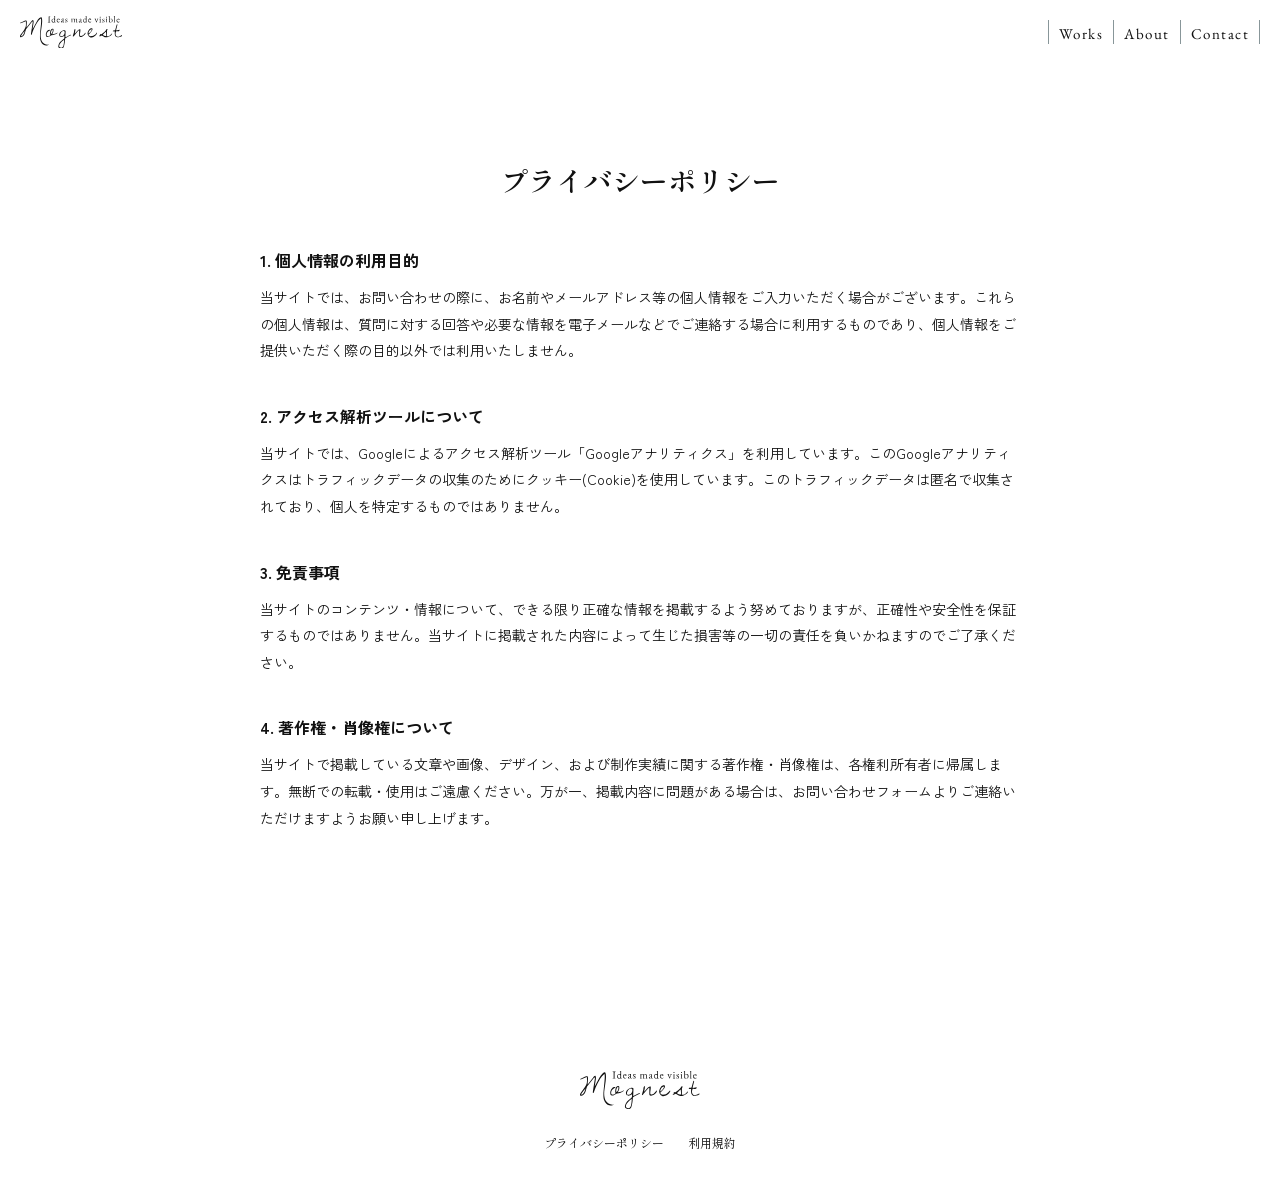
<file: privacy-policy.html>
<!doctype html>
<html lang="ja">
  <head>
    <meta charset="UTF-8" />
    <meta name="viewport" content="width=device-width, initial-scale=1.0" />
    <title>プライバシーポリシー | Mognest-design Portfolio</title>
    <meta
      name="description"
      content="Mognest-designのプライバシーポリシーです。"
    />
    <!-- Google Fonts -->
    <link rel="preconnect" href="https://fonts.googleapis.com" />
    <link rel="preconnect" href="https://fonts.gstatic.com" crossorigin />
    <link
      href="https://fonts.googleapis.com/css2?family=Dawning+of+a+New+Day&family=EB+Garamond:ital,wght@0,400..800;1,400..800&family=Shadows+Into+Light&family=Shippori+Mincho:wght@400;500;600;700;800&family=Zen+Kaku+Gothic+New:wght@300;400;500;700;900&display=swap"
      rel="stylesheet"
    />

    <!-- CSS -->
    <link rel="stylesheet" href="css/reset.css" />
    <link rel="stylesheet" href="css/style.css?v=30" />
    <link rel="icon" type="image/x-icon" href="favicon.ico" />
    <link rel="icon" type="image/png" sizes="32x32" href="favicon-32x32.png" />
    <link rel="icon" type="image/png" sizes="16x16" href="favicon-16x16.png" />
    <link rel="apple-touch-icon" sizes="180x180" href="apple-touch-icon.png" />
    <!-- OGP -->
    <meta property="og:type" content="website" />
    <meta
      property="og:title"
      content="プライバシーポリシー | Mognest-design Portfolio"
    />
    <meta
      property="og:description"
      content="Mognest-designのプライバシーポリシーです。"
    />
    <meta
      property="og:url"
      content="https://mognest-design.github.io/privacy-policy.html"
    />
    <meta property="og:site_name" content="Mognest-design Portfolio" />
    <meta
      property="og:image"
      content="https://mognest-design.github.io/ogp-image.jpg"
    />
    <meta property="og:locale" content="ja_JP" />
    <meta name="twitter:card" content="summary_large_image" />
    <meta
      name="twitter:title"
      content="プライバシーポリシー | Mognest-design Portfolio"
    />
    <meta
      name="twitter:description"
      content="Mognest-designのプライバシーポリシーです。"
    />
    <meta
      name="twitter:image"
      content="https://mognest-design.github.io/ogp-image.jpg"
    />
  </head>
  <body>
    <div class="wrapper">
      <!-- ヘッダー：ロゴ・ナビ・ハンバーガーボタンをまとめたエリア -->
      <header class="header">
        <!-- ロゴ：押すとトップページ(index.html)に戻る -->
        <a href="index.html" class="header__logo">
          <svg
            xmlns="http://www.w3.org/2000/svg"
            viewBox="0 0 1037.8 329.6"
            role="img"
            aria-labelledby="logoTitle"
          >
            <title id="logoTitle">Mognest-design</title>
            <path
              fill="var(--color-black)"
              d="M665.4,167.6c2.7,18.3-23,36.6-37,42.1s-14.5,3.5-21.2,1.5-7.7-8.2-7.6-12.6l.3-53.4c-6.8.5-18.3,14.4-22.5,19.5l-18,21.7c-5.3,6.4-10.1,12.7-15.7,18.8s-4.8,3.4-7.9,2.9c0-2.5-.3-5,.4-7.2l11.2-37.9c1.3-4.3-.9-18,7.9-30.6.5-.8,2.3-1.6,3.1-1.6s2.1,1.9,2.2,3c2.1,19.1-4.6,26.8-4.9,45l25.7-29.7c2.6-3,6.3-5.3,9.3-8,8-7.2,20.8-10.6,21.3-4.1,1.4,19.9-4.4,36-4.5,56.1,0,3,1.6,6.6,3.3,8.3s5.9,2.8,9.2,2.5c23.3-2.2,29.4-24,45.5-36.5v.2h0Z"
            />
            <path
              fill="var(--color-black)"
              d="M1037.8,197.1c-7.8,11.9-26.5,14.9-39.3,17.3s-20.5.9-27.9-6.4c-13-12.8-9.9-37.3-9.4-54.1-5.9,1.8-11.6,3.8-17.6,1.4s-1.3-4.8-.4-6.3c4.3-6.5,19.6,2.1,22.8-9.9l13-49.1c.6-2.3,4.2-5.3,6.1-5.9,2.5,1.5,2.5,5,1.8,7.5l-13.3,53.8c4.9,1.3,9.3,1.2,13.9,0l21.8-5.6c.9,18.3-22.7,16.2-34.6,14.1-7.3,15.2-9.6,33.4.7,47.9s32.8,6,45.3-2.1c5.1-3.3,10.7-5.1,17.1-2.6h0Z"
            />
            <path
              fill="var(--color-black)"
              d="M553.9,38.9v21.3l4.9,2.6,1.2.6c.3.2-1,1.2-1.5,1.2l-17.4-.3c2-2,3.8-2.6,6.4-3.8v-22.3c0-2.1-2.1-4.9-3.6-6s-5.3-1.5-7.7-.8c-3.8,1.1-6.4,3.6-6.4,7.7v20.8c1.1,1,2.9,2,4.3,2.7l1.6.8c.3.2-.9,1.2-1.5,1.2l-17.1-.2c1.8-2,3.7-2.6,6.2-3.9v-22.2c0-3.2-1.3-5.1-4.9-6.7l11.7-6.2v7.6c5.4-4.7,10.6-7.2,17.3-5.9s5,3.3,6.6,5.9c5-4,10.9-7.5,17.4-5.7s6.4,5.9,6.5,9.9l.3,23.4,6.6,3.4c-2.9.7-4.3.7-6.6.7l-13.1-.3c2.7-2.2,3.9-2.5,6.5-3.7v-22.6c0-2.2-2.3-4.8-3.7-5.8-2-1.5-5.4-1.4-7.9-.6s-6.2,3.4-6.2,7.3h.1Z"
            />
            <path
              fill="var(--color-black)"
              d="M667.6,66.2l-.2-6.4c-5,6.2-12.8,7.8-19.5,3.9s-11.3-17.1-6.9-25.9,15.5-13.4,26.7-9.7l.2-16c0-4.1-2-5-6.3-7.3l13.1-4.8-.5,8.4v48.7c0,.7.4,2.8,1.1,3s2.2.2,3.5.2h2.1c.4,0,.5,1.1.5,1.7l-13.9,4.2h.1ZM667.1,56.3c1.1-5,.5-10.6.6-15.6s-4.3-9.8-9-10.5-10.1,1.7-12.1,6.7-2,11.6.3,16.7,5.8,6.4,9.7,7.2,9.7-.3,10.6-4.6h0Z"
            />
            <path
              fill="var(--color-black)"
              d="M919.1,65.8c-10.8-.2-10.3-4.4-17.4-1.1l.2-4.7V11.4c0-2.9-3.4-4.5-5.6-6.8l12.2-4.4v32.1c5.6-3.3,10.5-6.4,16.8-5.3,9.1,1.6,14.1,10,13.7,18.8-.4,11.3-8.4,20.2-20,20h0ZM917,62.5c5.3,1.6,10-.3,12.5-4.8,5.3-9.8,2-23.9-5.9-26.4s-11-.1-15.2,3.5l.2,19c0,4.4,4.5,7.5,8.5,8.7h0Z"
            />
            <path
              fill="var(--color-black)"
              d="M306.5,65c-8-.4-15.4-.4-22.8,0s-1.5-.2-1.8-.2-.8-1-.5-1.1l2-.9c2.1-1,7.6-1.3,7.6-4.9V11.6c0-3.1-6.1-3-8.7-5.4s1.5-1.1,2.2-1.1h22.5c.5,0,.8,1.9.4,2l-2.3.6c-1.9.5-6.3,1.6-6.3,4.5v45.5c0,3.5,5.6,3.9,7.6,4.9l2.3,1c.5.2-1.5,1.5-2.1,1.4h-.1Z"
            />
            <path
              fill="var(--color-black)"
              d="M422.2,65.8c-3.3-.2-7.9-4.9-7-9.7s2.1-3.8,3.9-4.6l14-6c.6-3.8,1.1-8.4-.3-11.8s-8.9-3.2-9.9.2-.9,5.3-4.4,5.8l-2.5.4c-2.7.4,2.6-10.8,15.4-13.2,12.8-2.4,8.9,2.3,8.8,6.7l-.4,22.8c0,1.6.8,4.1,2.3,4.5s3.3-.3,5.7-1c.9,3.1-3,5-5.9,5.8s-5.9-1.9-7.7-4.5c-3.6,2.2-7.3,4.8-11.8,4.6h-.2,0ZM433.3,49c-3.9.9-6.6,2-9.5,4.4s-1.9,4.2-1,5.9,3.3,2.5,5.4,2.1c6.1-1.1,5.3-7.2,5.1-12.4Z"
            />
            <path
              fill="var(--color-black)"
              d="M603,65.8c-2.9-.2-8.1-4.9-6.6-10.2s2.6-3.6,4.5-4.4l13.2-5.6c.7-3.5,1.2-8.2,0-11.6s-8.3-3.6-10.1-.2-.7,4.1-1.8,4.8-4,1.7-5.6,1.3c-.3-6.1,9.9-11.7,15.4-12.9s9.2,2.1,9.1,7l-.2,24.6c0,1.1,2.2,2.8,3.1,2.6l5-1.2c.8,3-5.6,6.9-9.1,5.6s-3.4-2.5-4.9-4.2c-3.7,2.4-7.4,4.7-11.9,4.4h-.1ZM613.9,57.5c.5-3.1.5-5.4.5-8.4-4.5.6-12.1,3.9-11.2,8.9s1.6,2.7,2.9,3.2c2.7,1,7.2-.4,7.7-3.7h0Z"
            />
            <path
              fill="var(--color-black)"
              d="M704.8,58.7c6,3.4,12,1.3,16.3-3.4.4,1.6,0,3.4-.7,4.4-4,5.2-10.3,7.1-16.6,5.7s-10.4-6.4-12-12.7c-2-8-.4-16.1,5.8-21.7s12.4-5.9,18.3-2.4,6.7,8,4.2,12.1l-22.7.3c-1.7,6.9,1.2,14,7.4,17.5v.2h0ZM714.7,37.7c1.5-3.3-1-6.5-3.8-7.6-5.5-2.2-11.9,1.2-12.9,7.9,5.5.4,11.4.5,16.7-.3h0Z"
            />
            <path
              fill="var(--color-black)"
              d="M967.6,64.5l-19,.2c2.2-2.2,3.9-2.8,6.4-4.1V13c0-4-1.2-5.7-5.7-8.1l12.5-4.7-.6,18.1v42.2c2.5,1.4,3.4,1.6,6.3,4h0Z"
            />
            <path
              fill="var(--color-black)"
              d="M992.9,59.2c5.9,2.8,11.3.6,15.4-3.8,1.3,7.5-9.6,11.6-16.7,10.3s-10.5-5.7-12.3-11.9-1.3-14.9,3.6-20.6,12.3-8.2,19.3-5,7.7,7.7,5.5,12.7l-23.1.5c-1.6,7.4,1.7,14.7,8.4,17.9h-.1ZM1000.7,38.1c2,0,1.9-3.8.9-5.1-2.5-3.3-6.6-4.7-10.6-2.8s-6.1,3.9-5.3,8l15.1-.2h0Z"
            />
            <path
              fill="var(--color-black)"
              d="M781.3,29.6c-.3,0-1.2-.8-1.4-1-.3-.2,1-.9,1.4-.8l14.5.2c-3,2.8-6.3,4-7.7,7.3l-13.3,31.9-12.3-31.2c-1.4-3.6-3.7-5.1-7.5-8.1h17.8c-2.3,2.8-5.4,4-4.1,7.4l7.6,20.4,7.7-19.6c1.1-2.9-.8-5.7-2.9-6.5h.2Z"
            />
            <path
              fill="var(--color-black)"
              d="M475.6,45.4c3.8,2.5,5.8,5.8,5.6,9.9s-2.4,7.6-6.6,9.2-11.7,2.3-15.8-1.8-1.8-6.3-.5-8.7c2.8,4,3.6,7.6,7.7,9s6.8,0,8.2-2.5.7-6.7-2.1-8.7l-8.7-6.2c-3.4-2.4-4.9-6.3-4.2-10.3,1.6-9.3,14.3-9.8,19-6.7s2.4,5.5,1.7,7.6c-2.7,1.4-2.7-5-7.2-6.4s-5.6,0-7,1.6c-2.3,2.8-1.3,6.8,1.6,8.7l8.4,5.5v-.2h-.1Z"
            />
            <path
              fill="var(--color-black)"
              d="M851.2,45.3c3.6,2.3,5.8,5.5,5.7,9.3s-1.7,7.3-5.3,9.2-12.3,3.2-16.9-.9-2.1-6.2-.9-8.9c3.1,3.8,3.6,7.9,8.2,9s6.5-.2,7.9-2.9.7-6.3-2-8.2l-8.7-6.2c-3.5-2.4-5.2-6.4-4.5-10.3s3.7-7.4,8.2-8.2,8.1-.9,11.1,1.4,2.1,5.4,1.4,7.4c-2.9,1-2.7-5.2-7.3-6.5s-5.6,0-7,1.8c-2.1,2.7-1.1,6.6,1.7,8.4l8.3,5.4v.2h0Z"
            />
            <path
              fill="var(--color-black)"
              d="M884.7,64.6h-14c-9.9,0,3.8-2.1,3.8-5v-21.5c0-3.2-2-5.1-5.5-6.7l12.6-6.4-.6,9.7v25.4c1,1.1,2.8,2.1,4,2.6l1.4.5c.3,0,.6,1,.3,1.1-.4.1-1.5.4-2,.4h0Z"
            />
            <path
              fill="var(--color-black)"
              d="M805.7,64.6c-8.1,0,5.5-3.4,4-4.5v-21.7c0-3.7-2.2-5.2-5.5-7.3,4.8-1.9,8.4-3.7,12.4-6.2l-.7,32.3c0,5.6,2.8,3.9,6,6.4s-1.3,1.1-1.8,1.1h-14.5,0Z"
            />
            <path
              fill="var(--color-black)"
              d="M810.8,8.8c2.3-1.1,5.1-.3,6.2,1.8s.7,5-2,6.4-4.7.3-6.1-2-.5-5.1,1.9-6.2h0Z"
            />
            <path
              fill="var(--color-black)"
              d="M876.1,8.6c2.4-.8,5.2.4,5.8,2.5s0,5-2.4,6-4.9,0-5.8-1.8c-1.4-2.5-.6-5.7,2.3-6.7h.1Z"
            />
            <path
              fill="var(--color-black)"
              d="M518.1,192.6c-.4-1.1-2.5-2.9-3.5-2.5-22.4,7-33.2,16.9-54,26.1-.7-5.8-.2-10.1,0-15.3l1-24.7c.3-8.2.8-15.7.7-24.1,0-6.2-14.2-8.6-18.8-7.6-18.7,3.9-39.9,17.5-45.4,37.4-2,7.2-.4,15.2,2.8,21.4,10.2,20.1,34.7,6,48.8-2.8.2,7.3,2.1,27.4-4.8,31l-33.5,28c-10.8,9-28.4,41-21.5,56.9,4.2,8.2,16.6,11.1,25,12.7,10.4,2,21.1-1.8,26.6-11.7,7.7-13.8,11.6-44.4,13.4-60.4l3-28.2c4.5-4,9.2-7.4,14.3-10.5,14.1-8.4,28.5-15.5,43.4-22.5,1.6-.7,3.1-2.3,2.6-3.4v.2h-.1ZM441.4,295.6c-1.6,7.3-4.8,14.1-9.2,19.9-8.1,10.5-23.8,5.3-31.1-.6-9.2-7.4-1.2-26,4.1-33.9,10.9-16.2,25.2-29.6,41.9-40.8.9,16.4-2.3,40.3-5.7,55.5h0ZM448.9,184.1c-6.3,12-13.4,19-27,21.4-4.6.8-8.9.6-13-1.9-3.2-7.1-3.5-14.8-.5-22.2,5.7-14.5,19.1-33.5,37.5-28.5,8.7,2.3,8.9,20.2,3,31.3h0Z"
            />
            <path
              fill="var(--color-black)"
              d="M933.8,174.4c-23,17.9-17.7,29.5-52.6,30.3v-54.4l4.8-10.5c.9-1.9.8-6.3-.8-7.2-3.9-2.1-8.2.2-10.1,3.4l-6.2,10.3c-4.2,7-11.1,12.2-17.5,17.4l-25.4,20.5c-6.4.9-11.8-4.3-16.4-1.1l5.7,9.1c-3.8,1.8-14.9,5.9-13.2,11.1,6.5,6.1,19.9-1.9,26.3-5.6l18.3,10.3c4.8,2.7,9.6,5.4,14.8,6.7,7.1,1.7,14.9,2.5,22,1,17.4-3.8,33-12,44.8-25.1,3.9-4.4,6.2-9.6,5.5-16v-.2h0ZM839.2,189.6l19.3-19.5c3.6-3.6,7.1-6.8,12.2-9.3,2.4,14.5,3.4,28.3,3.3,43.1-9.2.3-30.5-5.3-34.8-14.3h0Z"
            />
            <path
              fill="var(--color-black)"
              d="M378.6,169c-14.8,7.2-35.6,16.8-52.1,15l5.9-10.9c6.7-12.5,9.3-26,6.5-40.1-7-6.5-17.8-5.1-23.3,2.6-4.3,5.9-7.3,12.5-8.7,19.8-1.8,9.4-3.6,27.7.6,36.6-6.9,10.1-19.8,15.1-31.8,11.4-3.9-1.2-5.2-5.5-5.7-9-3.2-25.1,15.5-42.4,37.5-49.6-3.9-10.8-20.7-4.4-27.7,2.9-8,8.4-14.1,18.6-17.1,30.4-2.2,8.6-1.1,17.2,1,25.2,3.3,12.8,25.2,9,28,7.3l27.1-16.2c22.8-1.2,44.3-8.7,62.1-23,.7-.6-1.6-2.8-2.4-2.4h.1ZM315.5,181.9c-1.6-2.3-2.3-4.2-2.4-6.5-.6-12.5,4.5-31.4,15.8-38.2,1-.6,3.3,1.9,3.4,3.1,1,14.2-2.8,33.3-16.7,41.6h0Z"
            />
            <path
              fill="var(--color-black)"
              d="M778.2,167.7c-1.6,1.6-2.6,4.1-4,5.9-6.4,8.2-14.1,15.2-22.6,21.7-6.1,4.7-12.5,7.2-19.7,8.5-11.4,2-23.3,2.9-32.5-5.1-2.8-2.4-6.1-8.7-3.4-12.1,3.8-4.8,8.8-8.6,13.2-13,6.7-6.7,13-13.5,18.4-21.3,5.8-8.2,13.1-28,.7-28.9-10.7-.8-20.3,4.1-27.1,12.4-6.4,7.8-11.1,16.6-14,26.5-1.9,6.6-3.6,14.2-2.1,21,1.6,7,5,13.3,9.3,19.1,7.6,10.3,20.7,17.3,33.8,14.7,22.7-4.6,41.6-20.6,51.8-40.8,1.6-3.2,1.6-6.7-1.8-8.6h0ZM727.5,133.5c.2,14.5-19.5,35.7-31.9,42.8-4.8-15.2,14.6-43.7,31.9-42.8Z"
            />
            <path
              fill="var(--color-black)"
              d="M402.2,55.5c-4.4,4.8-10.1,6.4-15.7,3.5-6.3-3.3-9.8-10.8-7.8-17.8l22.8-.3c2.4-4.8-.7-10.4-5.1-12.6-4.7-2.3-10.3-1.9-14.7.8-8.1,4.9-10.9,14.3-8.7,23.3,1.6,6.6,6.2,11.9,12.3,13.1,6.5,1.3,13-.8,16.8-6.5.7-1,.8-2.7.1-3.7v.2h0ZM384.7,30.4c3.6-1.9,7.2-1.1,10.2,1.6,1.2,1.1,2.5,5.6.1,5.8-5.6.6-10.3.5-15.5.3-.5-3.8,2.4-6.3,5.1-7.8h0Z"
            />
            <path
              fill="var(--color-black)"
              d="M362.3,60.4h-2c-1.3,0-2.7-.1-3.6-.2-.7,0-1.2-2.3-1.2-3.1V8.6l.3-8.4-13,4.8c4.7,2.3,6.4,3.4,6.4,7.6v15.7c-10.6-3.3-20.7-.7-26.1,8.2-5,8.2-3.8,19.6,4,26,6.8,5.5,16.1,4.4,21.5-2.3l.3,6.1,12.2-3.7c.4-.1,1.4-.6,1.7-.9.3-.2,0-1.3-.5-1.3h0ZM349.2,42.2c-.3,4.4,0,9.1-.7,13.8-.7,4.4-7.3,5.5-10.4,4.9-4.2-.8-7.9-2.9-9.8-7.1-2.4-5.2-2.4-11.6-.3-16.9,2.1-5.3,7.5-7.8,12.8-6.6,5.1,1.2,8.7,6,8.3,11.9h.1Z"
            />
            <path
              fill="var(--color-black)"
              d="M279.9,292.2c-23.1-3.7-45.2-13.2-57-34.2-14.6-26-15.8-62.4-11.8-91.6l10.8-78.1c2.5-18,5.7-56.9-2.5-72.3-5.7-10.8-20.7,2.2-25.7,7.5-9.6,10.3-18,21.2-24.8,33.7l-22.3,40.6-19.3,36.1,9.9-64.4c.9-5.6.5-11.1.2-16.8-.1-2.9-2.1-6.7-3.4-9.2-3.8-7.6-15.7,6.7-18.3,10l-49.3,62.3c0-21.9,3.4-36.3,2.6-57.9-.2-4.4-1.5-9.2-5.1-11.8-5.7-4.1-20.6,3-26.5,6.1l-21.6,11.3-10.3,3.3c-1.6.5-3,2.8-2.9,4.1,0,1.3,2.7,3.7,4,3.4l52-21.4c.5,1.6,1.3,3.9,1.3,5.4.4,37.8,3.8,47.2-17.2,81.1-10.7,17.2-22.7,32.6-35.5,48.3-5.5,6.7-9.2,16.1-6.1,24.6,9.6,4.5,21.3,1,29.1-5.9,9.5-8.4,15.1-18.8,18.8-31,4.1-13.4,7.1-27.2,12.1-40.7l58.4-74.2c1.7-2.2,4.8-4.2,7.3-3.6,2.5.6,2.7,4.1,2.3,6.5l-16.5,105.3c-1,6.6-1.8,13.1-1.5,19.3,0,1.4,3.6,2.2,4.7,1.7,1.1-.5,3-1.8,3.5-3.2,5.2-15.9,10.1-30.9,16.7-46.2,11.2-25.7,23.3-50.3,38.4-73.9,9.8-15.3,21.4-28.8,35.7-40.1,7-1,2.8,51.7,2.3,56.4l-4.6,47.2c-3,30.4-7.8,74.4-4.3,104.1,1.7,14.2,8,27.1,15.6,38.9,10.3,16,26.8,24.9,45.7,25.2,1.9,0,5,.9,6.8.5,6.7-1.3,13.1-3.7,19-7.5-4.1-2.9-7,1.5-10.7,1.3v-.2h0ZM39.1,176.9c-2.9,10.1-17.1,30-28.7,28.8.5-3.7,1.7-6.7,3.3-10.2,9.3-15.7,21.2-29.4,33.8-43.1-2,9.4-5.3,16.5-8.4,24.5h0Z"
            />
          </svg>
        </a>

        <!-- ナビゲーション：PC画面で表示されるメニュー -->
        <nav class="header__nav">
          <ul class="header__nav-list">
            <li class="header__nav-item">
              <a href="works.html" class="header__nav-link">Works</a>
            </li>
            <li class="header__nav-item">
              <a href="index.html#about" class="header__nav-link">About</a>
            </li>
            <li class="header__nav-item">
              <a href="index.html#contact" class="header__nav-link">Contact</a>
            </li>
          </ul>
        </nav>

        <button
          class="header__hamburger"
          type="button"
          aria-label="メニューを開く"
        >
          <span class="header__hamburger-line"></span>
          <span class="header__hamburger-line"></span>
          <span class="header__hamburger-line"></span>
        </button>
      </header>

      <main class="main">
        <section class="legal">
          <div class="legal__doc">
            <h1 class="legal__title">プライバシーポリシー</h1>

            <div class="legal__section">
              <h2 class="legal__heading">1. 個人情報の利用目的</h2>
              <p class="legal__text">
                当サイトでは、お問い合わせの際に、お名前やメールアドレス等の個人情報をご入力いただく場合がございます。これらの個人情報は、質問に対する回答や必要な情報を電子メールなどでご連絡する場合に利用するものであり、個人情報をご提供いただく際の目的以外では利用いたしません。
              </p>
            </div>

            <div class="legal__section">
              <h2 class="legal__heading">2. アクセス解析ツールについて</h2>
              <p class="legal__text">
                当サイトでは、Googleによるアクセス解析ツール「Googleアナリティクス」を利用しています。このGoogleアナリティクスはトラフィックデータの収集のためにクッキー(Cookie)を使用しています。このトラフィックデータは匿名で収集されており、個人を特定するものではありません。
              </p>
            </div>

            <div class="legal__section">
              <h2 class="legal__heading">3. 免責事項</h2>
              <p class="legal__text">
                当サイトのコンテンツ・情報について、できる限り正確な情報を掲載するよう努めておりますが、正確性や安全性を保証するものではありません。当サイトに掲載された内容によって生じた損害等の一切の責任を負いかねますのでご了承ください。
              </p>
            </div>

            <div class="legal__section">
              <h2 class="legal__heading">4. 著作権・肖像権について</h2>
              <p class="legal__text">
                当サイトで掲載している文章や画像、デザイン、および制作実績に関する著作権・肖像権は、各権利所有者に帰属します。無断での転載・使用はご遠慮ください。万が一、掲載内容に問題がある場合は、お問い合わせフォームよりご連絡いただけますようお願い申し上げます。
              </p>
            </div>
          </div>
        </section>
      </main>

      <footer class="footer">
        <a href="index.html" class="footer__logo" aria-label="トップページへ">
          <svg
            xmlns="http://www.w3.org/2000/svg"
            viewBox="0 0 1037.8 329.6"
            role="img"
            aria-labelledby="footerLogoTitle"
          >
            <title id="footerLogoTitle">Mognest-design</title>
            <path
              fill="var(--color-black)"
              d="M665.4,167.6c2.7,18.3-23,36.6-37,42.1s-14.5,3.5-21.2,1.5-7.7-8.2-7.6-12.6l.3-53.4c-6.8.5-18.3,14.4-22.5,19.5l-18,21.7c-5.3,6.4-10.1,12.7-15.7,18.8s-4.8,3.4-7.9,2.9c0-2.5-.3-5,.4-7.2l11.2-37.9c1.3-4.3-.9-18,7.9-30.6.5-.8,2.3-1.6,3.1-1.6s2.1,1.9,2.2,3c2.1,19.1-4.6,26.8-4.9,45l25.7-29.7c2.6-3,6.3-5.3,9.3-8,8-7.2,20.8-10.6,21.3-4.1,1.4,19.9-4.4,36-4.5,56.1,0,3,1.6,6.6,3.3,8.3s5.9,2.8,9.2,2.5c23.3-2.2,29.4-24,45.5-36.5v.2h0Z"
            />
            <path
              fill="var(--color-black)"
              d="M1037.8,197.1c-7.8,11.9-26.5,14.9-39.3,17.3s-20.5.9-27.9-6.4c-13-12.8-9.9-37.3-9.4-54.1-5.9,1.8-11.6,3.8-17.6,1.4s-1.3-4.8-.4-6.3c4.3-6.5,19.6,2.1,22.8-9.9l13-49.1c.6-2.3,4.2-5.3,6.1-5.9,2.5,1.5,2.5,5,1.8,7.5l-13.3,53.8c4.9,1.3,9.3,1.2,13.9,0l21.8-5.6c.9,18.3-22.7,16.2-34.6,14.1-7.3,15.2-9.6,33.4.7,47.9s32.8,6,45.3-2.1c5.1-3.3,10.7-5.1,17.1-2.6h0Z"
            />
            <path
              fill="var(--color-black)"
              d="M553.9,38.9v21.3l4.9,2.6,1.2.6c.3.2-1,1.2-1.5,1.2l-17.4-.3c2-2,3.8-2.6,6.4-3.8v-22.3c0-2.1-2.1-4.9-3.6-6s-5.3-1.5-7.7-.8c-3.8,1.1-6.4,3.6-6.4,7.7v20.8c1.1,1,2.9,2,4.3,2.7l1.6.8c.3.2-.9,1.2-1.5,1.2l-17.1-.2c1.8-2,3.7-2.6,6.2-3.9v-22.2c0-3.2-1.3-5.1-4.9-6.7l11.7-6.2v7.6c5.4-4.7,10.6-7.2,17.3-5.9s5,3.3,6.6,5.9c5-4,10.9-7.5,17.4-5.7s6.4,5.9,6.5,9.9l.3,23.4,6.6,3.4c-2.9.7-4.3.7-6.6.7l-13.1-.3c2.7-2.2,3.9-2.5,6.5-3.7v-22.6c0-2.2-2.3-4.8-3.7-5.8-2-1.5-5.4-1.4-7.9-.6s-6.2,3.4-6.2,7.3h.1Z"
            />
            <path
              fill="var(--color-black)"
              d="M667.6,66.2l-.2-6.4c-5,6.2-12.8,7.8-19.5,3.9s-11.3-17.1-6.9-25.9,15.5-13.4,26.7-9.7l.2-16c0-4.1-2-5-6.3-7.3l13.1-4.8-.5,8.4v48.7c0,.7.4,2.8,1.1,3s2.2.2,3.5.2h2.1c.4,0,.5,1.1.5,1.7l-13.9,4.2h.1ZM667.1,56.3c1.1-5,.5-10.6.6-15.6s-4.3-9.8-9-10.5-10.1,1.7-12.1,6.7-2,11.6.3,16.7,5.8,6.4,9.7,7.2,9.7-.3,10.6-4.6h0Z"
            />
            <path
              fill="var(--color-black)"
              d="M919.1,65.8c-10.8-.2-10.3-4.4-17.4-1.1l.2-4.7V11.4c0-2.9-3.4-4.5-5.6-6.8l12.2-4.4v32.1c5.6-3.3,10.5-6.4,16.8-5.3,9.1,1.6,14.1,10,13.7,18.8-.4,11.3-8.4,20.2-20,20h0ZM917,62.5c5.3,1.6,10-.3,12.5-4.8,5.3-9.8,2-23.9-5.9-26.4s-11-.1-15.2,3.5l.2,19c0,4.4,4.5,7.5,8.5,8.7h0Z"
            />
            <path
              fill="var(--color-black)"
              d="M306.5,65c-8-.4-15.4-.4-22.8,0s-1.5-.2-1.8-.2-.8-1-.5-1.1l2-.9c2.1-1,7.6-1.3,7.6-4.9V11.6c0-3.1-6.1-3-8.7-5.4s1.5-1.1,2.2-1.1h22.5c.5,0,.8,1.9.4,2l-2.3.6c-1.9.5-6.3,1.6-6.3,4.5v45.5c0,3.5,5.6,3.9,7.6,4.9l2.3,1c.5.2-1.5,1.5-2.1,1.4h-.1Z"
            />
            <path
              fill="var(--color-black)"
              d="M422.2,65.8c-3.3-.2-7.9-4.9-7-9.7s2.1-3.8,3.9-4.6l14-6c.6-3.8,1.1-8.4-.3-11.8s-8.9-3.2-9.9.2-.9,5.3-4.4,5.8l-2.5.4c-2.7.4,2.6-10.8,15.4-13.2,12.8-2.4,8.9,2.3,8.8,6.7l-.4,22.8c0,1.6.8,4.1,2.3,4.5s3.3-.3,5.7-1c.9,3.1-3,5-5.9,5.8s-5.9-1.9-7.7-4.5c-3.6,2.2-7.3,4.8-11.8,4.6h-.2,0ZM433.3,49c-3.9.9-6.6,2-9.5,4.4s-1.9,4.2-1,5.9,3.3,2.5,5.4,2.1c6.1-1.1,5.3-7.2,5.1-12.4Z"
            />
            <path
              fill="var(--color-black)"
              d="M603,65.8c-2.9-.2-8.1-4.9-6.6-10.2s2.6-3.6,4.5-4.4l13.2-5.6c.7-3.5,1.2-8.2,0-11.6s-8.3-3.6-10.1-.2-.7,4.1-1.8,4.8-4,1.7-5.6,1.3c-.3-6.1,9.9-11.7,15.4-12.9s9.2,2.1,9.1,7l-.2,24.6c0,1.1,2.2,2.8,3.1,2.6l5-1.2c.8,3-5.6,6.9-9.1,5.6s-3.4-2.5-4.9-4.2c-3.7,2.4-7.4,4.7-11.9,4.4h-.1ZM613.9,57.5c.5-3.1.5-5.4.5-8.4-4.5.6-12.1,3.9-11.2,8.9s1.6,2.7,2.9,3.2c2.7,1,7.2-.4,7.7-3.7h0Z"
            />
            <path
              fill="var(--color-black)"
              d="M704.8,58.7c6,3.4,12,1.3,16.3-3.4.4,1.6,0,3.4-.7,4.4-4,5.2-10.3,7.1-16.6,5.7s-10.4-6.4-12-12.7c-2-8-.4-16.1,5.8-21.7s12.4-5.9,18.3-2.4,6.7,8,4.2,12.1l-22.7.3c-1.7,6.9,1.2,14,7.4,17.5v.2h0ZM714.7,37.7c1.5-3.3-1-6.5-3.8-7.6-5.5-2.2-11.9,1.2-12.9,7.9,5.5.4,11.4.5,16.7-.3h0Z"
            />
            <path
              fill="var(--color-black)"
              d="M967.6,64.5l-19,.2c2.2-2.2,3.9-2.8,6.4-4.1V13c0-4-1.2-5.7-5.7-8.1l12.5-4.7-.6,18.1v42.2c2.5,1.4,3.4,1.6,6.3,4h0Z"
            />
            <path
              fill="var(--color-black)"
              d="M992.9,59.2c5.9,2.8,11.3.6,15.4-3.8,1.3,7.5-9.6,11.6-16.7,10.3s-10.5-5.7-12.3-11.9-1.3-14.9,3.6-20.6,12.3-8.2,19.3-5,7.7,7.7,5.5,12.7l-23.1.5c-1.6,7.4,1.7,14.7,8.4,17.9h-.1ZM1000.7,38.1c2,0,1.9-3.8.9-5.1-2.5-3.3-6.6-4.7-10.6-2.8s-6.1,3.9-5.3,8l15.1-.2h0Z"
            />
            <path
              fill="var(--color-black)"
              d="M781.3,29.6c-.3,0-1.2-.8-1.4-1-.3-.2,1-.9,1.4-.8l14.5.2c-3,2.8-6.3,4-7.7,7.3l-13.3,31.9-12.3-31.2c-1.4-3.6-3.7-5.1-7.5-8.1h17.8c-2.3,2.8-5.4,4-4.1,7.4l7.6,20.4,7.7-19.6c1.1-2.9-.8-5.7-2.9-6.5h.2Z"
            />
            <path
              fill="var(--color-black)"
              d="M475.6,45.4c3.8,2.5,5.8,5.8,5.6,9.9s-2.4,7.6-6.6,9.2-11.7,2.3-15.8-1.8-1.8-6.3-.5-8.7c2.8,4,3.6,7.6,7.7,9s6.8,0,8.2-2.5.7-6.7-2.1-8.7l-8.7-6.2c-3.4-2.4-4.9-6.3-4.2-10.3,1.6-9.3,14.3-9.8,19-6.7s2.4,5.5,1.7,7.6c-2.7,1.4-2.7-5-7.2-6.4s-5.6,0-7,1.6c-2.3,2.8-1.3,6.8,1.6,8.7l8.4,5.5v-.2h-.1Z"
            />
            <path
              fill="var(--color-black)"
              d="M851.2,45.3c3.6,2.3,5.8,5.5,5.7,9.3s-1.7,7.3-5.3,9.2-12.3,3.2-16.9-.9-2.1-6.2-.9-8.9c3.1,3.8,3.6,7.9,8.2,9s6.5-.2,7.9-2.9.7-6.3-2-8.2l-8.7-6.2c-3.5-2.4-5.2-6.4-4.5-10.3s3.7-7.4,8.2-8.2,8.1-.9,11.1,1.4,2.1,5.4,1.4,7.4c-2.9,1-2.7-5.2-7.3-6.5s-5.6,0-7,1.8c-2.1,2.7-1.1,6.6,1.7,8.4l8.3,5.4v.2h0Z"
            />
            <path
              fill="var(--color-black)"
              d="M884.7,64.6h-14c-9.9,0,3.8-2.1,3.8-5v-21.5c0-3.2-2-5.1-5.5-6.7l12.6-6.4-.6,9.7v25.4c1,1.1,2.8,2.1,4,2.6l1.4.5c.3,0,.6,1,.3,1.1-.4.1-1.5.4-2,.4h0Z"
            />
            <path
              fill="var(--color-black)"
              d="M805.7,64.6c-8.1,0,5.5-3.4,4-4.5v-21.7c0-3.7-2.2-5.2-5.5-7.3,4.8-1.9,8.4-3.7,12.4-6.2l-.7,32.3c0,5.6,2.8,3.9,6,6.4s-1.3,1.1-1.8,1.1h-14.5,0Z"
            />
            <path
              fill="var(--color-black)"
              d="M810.8,8.8c2.3-1.1,5.1-.3,6.2,1.8s.7,5-2,6.4-4.7.3-6.1-2-.5-5.1,1.9-6.2h0Z"
            />
            <path
              fill="var(--color-black)"
              d="M876.1,8.6c2.4-.8,5.2.4,5.8,2.5s0,5-2.4,6-4.9,0-5.8-1.8c-1.4-2.5-.6-5.7,2.3-6.7h.1Z"
            />
            <path
              fill="var(--color-black)"
              d="M518.1,192.6c-.4-1.1-2.5-2.9-3.5-2.5-22.4,7-33.2,16.9-54,26.1-.7-5.8-.2-10.1,0-15.3l1-24.7c.3-8.2.8-15.7.7-24.1,0-6.2-14.2-8.6-18.8-7.6-18.7,3.9-39.9,17.5-45.4,37.4-2,7.2-.4,15.2,2.8,21.4,10.2,20.1,34.7,6,48.8-2.8.2,7.3,2.1,27.4-4.8,31l-33.5,28c-10.8,9-28.4,41-21.5,56.9,4.2,8.2,16.6,11.1,25,12.7,10.4,2,21.1-1.8,26.6-11.7,7.7-13.8,11.6-44.4,13.4-60.4l3-28.2c4.5-4,9.2-7.4,14.3-10.5,14.1-8.4,28.5-15.5,43.4-22.5,1.6-.7,3.1-2.3,2.6-3.4v.2h-.1ZM441.4,295.6c-1.6,7.3-4.8,14.1-9.2,19.9-8.1,10.5-23.8,5.3-31.1-.6-9.2-7.4-1.2-26,4.1-33.9,10.9-16.2,25.2-29.6,41.9-40.8.9,16.4-2.3,40.3-5.7,55.5h0ZM448.9,184.1c-6.3,12-13.4,19-27,21.4-4.6.8-8.9.6-13-1.9-3.2-7.1-3.5-14.8-.5-22.2,5.7-14.5,19.1-33.5,37.5-28.5,8.7,2.3,8.9,20.2,3,31.3h0Z"
            />
            <path
              fill="var(--color-black)"
              d="M933.8,174.4c-23,17.9-17.7,29.5-52.6,30.3v-54.4l4.8-10.5c.9-1.9.8-6.3-.8-7.2-3.9-2.1-8.2.2-10.1,3.4l-6.2,10.3c-4.2,7-11.1,12.2-17.5,17.4l-25.4,20.5c-6.4.9-11.8-4.3-16.4-1.1l5.7,9.1c-3.8,1.8-14.9,5.9-13.2,11.1,6.5,6.1,19.9-1.9,26.3-5.6l18.3,10.3c4.8,2.7,9.6,5.4,14.8,6.7,7.1,1.7,14.9,2.5,22,1,17.4-3.8,33-12,44.8-25.1,3.9-4.4,6.2-9.6,5.5-16v-.2h0ZM839.2,189.6l19.3-19.5c3.6-3.6,7.1-6.8,12.2-9.3,2.4,14.5,3.4,28.3,3.3,43.1-9.2.3-30.5-5.3-34.8-14.3h0Z"
            />
            <path
              fill="var(--color-black)"
              d="M378.6,169c-14.8,7.2-35.6,16.8-52.1,15l5.9-10.9c6.7-12.5,9.3-26,6.5-40.1-7-6.5-17.8-5.1-23.3,2.6-4.3,5.9-7.3,12.5-8.7,19.8-1.8,9.4-3.6,27.7.6,36.6-6.9,10.1-19.8,15.1-31.8,11.4-3.9-1.2-5.2-5.5-5.7-9-3.2-25.1,15.5-42.4,37.5-49.6-3.9-10.8-20.7-4.4-27.7,2.9-8,8.4-14.1,18.6-17.1,30.4-2.2,8.6-1.1,17.2,1,25.2,3.3,12.8,25.2,9,28,7.3l27.1-16.2c22.8-1.2,44.3-8.7,62.1-23,.7-.6-1.6-2.8-2.4-2.4h.1ZM315.5,181.9c-1.6-2.3-2.3-4.2-2.4-6.5-.6-12.5,4.5-31.4,15.8-38.2,1-.6,3.3,1.9,3.4,3.1,1,14.2-2.8,33.3-16.7,41.6h0Z"
            />
            <path
              fill="var(--color-black)"
              d="M778.2,167.7c-1.6,1.6-2.6,4.1-4,5.9-6.4,8.2-14.1,15.2-22.6,21.7-6.1,4.7-12.5,7.2-19.7,8.5-11.4,2-23.3,2.9-32.5-5.1-2.8-2.4-6.1-8.7-3.4-12.1,3.8-4.8,8.8-8.6,13.2-13,6.7-6.7,13-13.5,18.4-21.3,5.8-8.2,13.1-28,.7-28.9-10.7-.8-20.3,4.1-27.1,12.4-6.4,7.8-11.1,16.6-14,26.5-1.9,6.6-3.6,14.2-2.1,21,1.6,7,5,13.3,9.3,19.1,7.6,10.3,20.7,17.3,33.8,14.7,22.7-4.6,41.6-20.6,51.8-40.8,1.6-3.2,1.6-6.7-1.8-8.6h0ZM727.5,133.5c.2,14.5-19.5,35.7-31.9,42.8-4.8-15.2,14.6-43.7,31.9-42.8Z"
            />
            <path
              fill="var(--color-black)"
              d="M402.2,55.5c-4.4,4.8-10.1,6.4-15.7,3.5-6.3-3.3-9.8-10.8-7.8-17.8l22.8-.3c2.4-4.8-.7-10.4-5.1-12.6-4.7-2.3-10.3-1.9-14.7.8-8.1,4.9-10.9,14.3-8.7,23.3,1.6,6.6,6.2,11.9,12.3,13.1,6.5,1.3,13-.8,16.8-6.5.7-1,.8-2.7.1-3.7v.2h0ZM384.7,30.4c3.6-1.9,7.2-1.1,10.2,1.6,1.2,1.1,2.5,5.6.1,5.8-5.6.6-10.3.5-15.5.3-.5-3.8,2.4-6.3,5.1-7.8h0Z"
            />
            <path
              fill="var(--color-black)"
              d="M362.3,60.4h-2c-1.3,0-2.7-.1-3.6-.2-.7,0-1.2-2.3-1.2-3.1V8.6l.3-8.4-13,4.8c4.7,2.3,6.4,3.4,6.4,7.6v15.7c-10.6-3.3-20.7-.7-26.1,8.2-5,8.2-3.8,19.6,4,26,6.8,5.5,16.1,4.4,21.5-2.3l.3,6.1,12.2-3.7c.4-.1,1.4-.6,1.7-.9.3-.2,0-1.3-.5-1.3h0ZM349.2,42.2c-.3,4.4,0,9.1-.7,13.8-.7,4.4-7.3,5.5-10.4,4.9-4.2-.8-7.9-2.9-9.8-7.1-2.4-5.2-2.4-11.6-.3-16.9,2.1-5.3,7.5-7.8,12.8-6.6,5.1,1.2,8.7,6,8.3,11.9h.1Z"
            />
            <path
              fill="var(--color-black)"
              d="M279.9,292.2c-23.1-3.7-45.2-13.2-57-34.2-14.6-26-15.8-62.4-11.8-91.6l10.8-78.1c2.5-18,5.7-56.9-2.5-72.3-5.7-10.8-20.7,2.2-25.7,7.5-9.6,10.3-18,21.2-24.8,33.7l-22.3,40.6-19.3,36.1,9.9-64.4c.9-5.6.5-11.1.2-16.8-.1-2.9-2.1-6.7-3.4-9.2-3.8-7.6-15.7,6.7-18.3,10l-49.3,62.3c0-21.9,3.4-36.3,2.6-57.9-.2-4.4-1.5-9.2-5.1-11.8-5.7-4.1-20.6,3-26.5,6.1l-21.6,11.3-10.3,3.3c-1.6.5-3,2.8-2.9,4.1,0,1.3,2.7,3.7,4,3.4l52-21.4c.5,1.6,1.3,3.9,1.3,5.4.4,37.8,3.8,47.2-17.2,81.1-10.7,17.2-22.7,32.6-35.5,48.3-5.5,6.7-9.2,16.1-6.1,24.6,9.6,4.5,21.3,1,29.1-5.9,9.5-8.4,15.1-18.8,18.8-31,4.1-13.4,7.1-27.2,12.1-40.7l58.4-74.2c1.7-2.2,4.8-4.2,7.3-3.6,2.5.6,2.7,4.1,2.3,6.5l-16.5,105.3c-1,6.6-1.8,13.1-1.5,19.3,0,1.4,3.6,2.2,4.7,1.7,1.1-.5,3-1.8,3.5-3.2,5.2-15.9,10.1-30.9,16.7-46.2,11.2-25.7,23.3-50.3,38.4-73.9,9.8-15.3,21.4-28.8,35.7-40.1,7-1,2.8,51.7,2.3,56.4l-4.6,47.2c-3,30.4-7.8,74.4-4.3,104.1,1.7,14.2,8,27.1,15.6,38.9,10.3,16,26.8,24.9,45.7,25.2,1.9,0,5,.9,6.8.5,6.7-1.3,13.1-3.7,19-7.5-4.1-2.9-7,1.5-10.7,1.3v-.2h0ZM39.1,176.9c-2.9,10.1-17.1,30-28.7,28.8.5-3.7,1.7-6.7,3.3-10.2,9.3-15.7,21.2-29.4,33.8-43.1-2,9.4-5.3,16.5-8.4,24.5h0Z"
            />
          </svg>
        </a>

        <div class="footer__links">
          <a href="privacy-policy.html" class="footer__link"
            >プライバシーポリシー</a
          >
          <a href="terms.html" class="footer__link">利用規約</a>
        </div>
      </footer>
    </div>
    <script src="js/index.js"></script>
  </body>
</html>
</file>
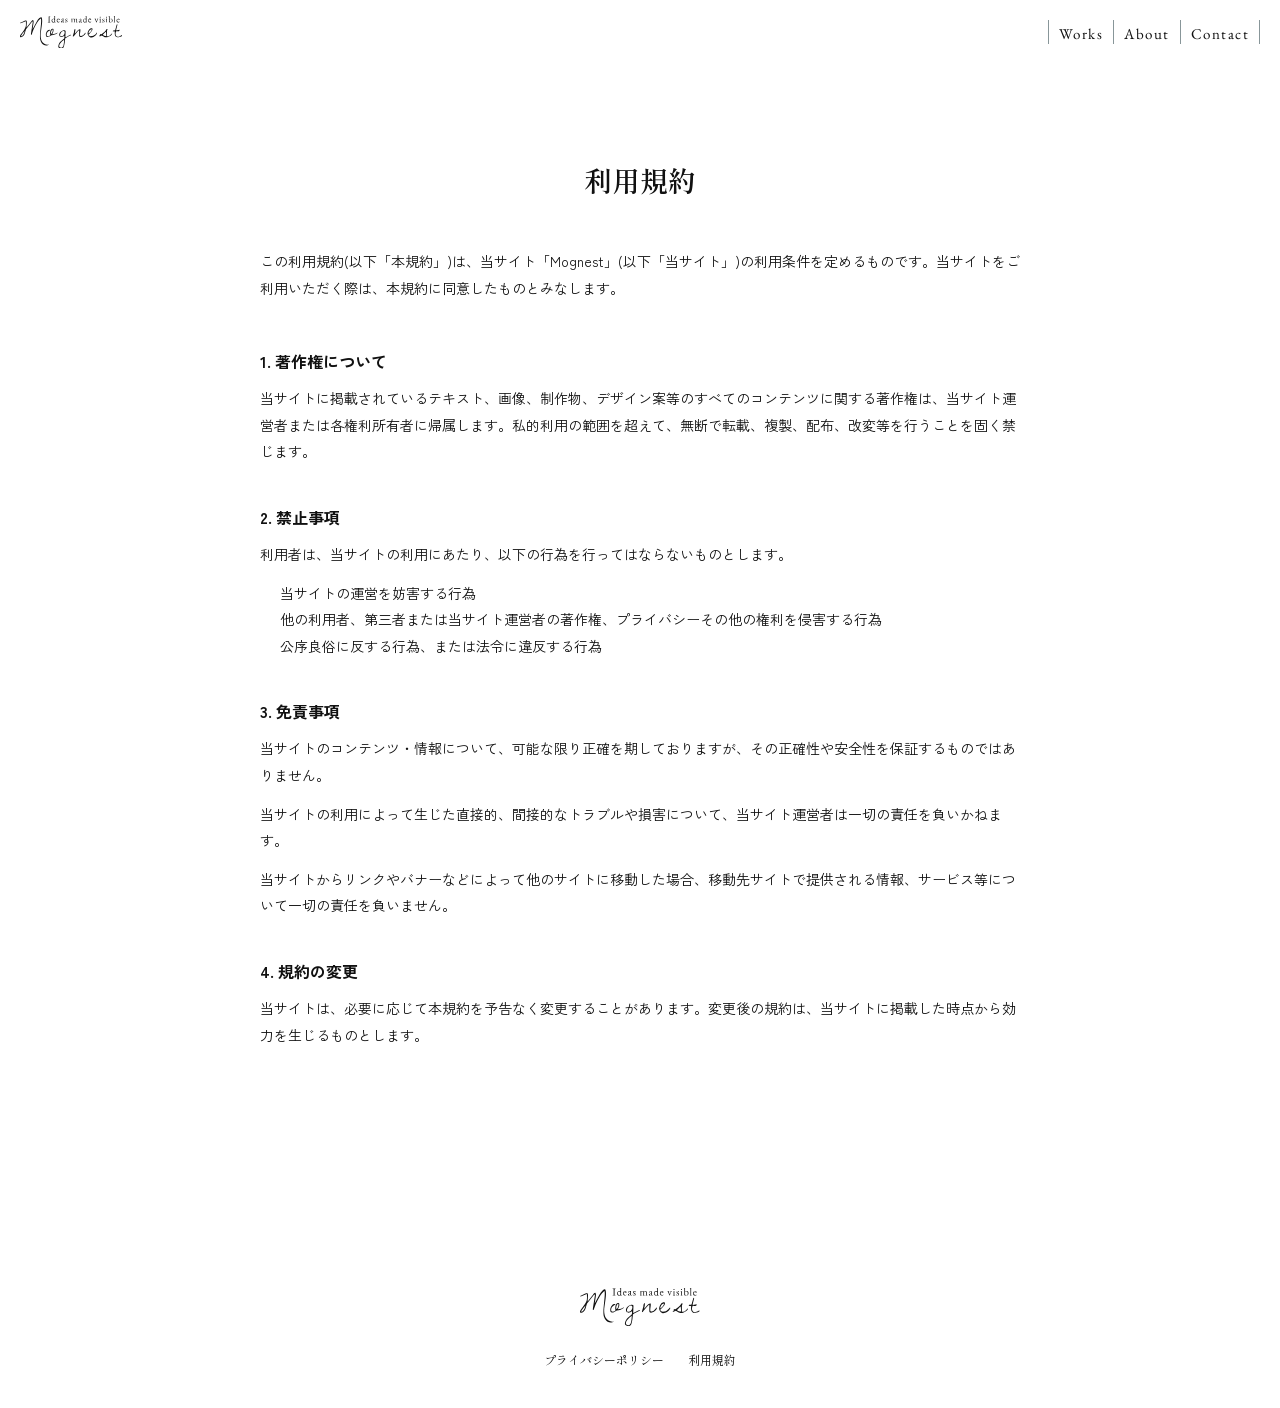
<file: terms.html>
<!doctype html>
<html lang="ja">
  <head>
    <meta charset="UTF-8" />
    <meta name="viewport" content="width=device-width, initial-scale=1.0" />
    <title>利用規約 | Mognest-design Portfolio</title>
    <meta name="description" content="Mognest-designの利用規約です。" />
    <!-- Google Fonts -->
    <link rel="preconnect" href="https://fonts.googleapis.com" />
    <link rel="preconnect" href="https://fonts.gstatic.com" crossorigin />
    <link
      href="https://fonts.googleapis.com/css2?family=Dawning+of+a+New+Day&family=EB+Garamond:ital,wght@0,400..800;1,400..800&family=Shadows+Into+Light&family=Shippori+Mincho:wght@400;500;600;700;800&family=Zen+Kaku+Gothic+New:wght@300;400;500;700;900&display=swap"
      rel="stylesheet"
    />

    <!-- CSS -->
    <link rel="stylesheet" href="css/reset.css" />
    <link rel="stylesheet" href="css/style.css?v=30" />
    <link rel="icon" type="image/x-icon" href="favicon.ico" />
    <link rel="icon" type="image/png" sizes="32x32" href="favicon-32x32.png" />
    <link rel="icon" type="image/png" sizes="16x16" href="favicon-16x16.png" />
    <link rel="apple-touch-icon" sizes="180x180" href="apple-touch-icon.png" />
    <!-- OGP -->
    <meta property="og:type" content="website" />
    <meta property="og:title" content="利用規約 | Mognest-design Portfolio" />
    <meta property="og:description" content="Mognest-designの利用規約です。" />
    <meta
      property="og:url"
      content="https://mognest-design.github.io/terms.html"
    />
    <meta property="og:site_name" content="Mognest-design Portfolio" />
    <meta
      property="og:image"
      content="https://mognest-design.github.io/ogp-image.jpg"
    />
    <meta property="og:locale" content="ja_JP" />
    <meta name="twitter:card" content="summary_large_image" />
    <meta name="twitter:title" content="利用規約 | Mognest-design Portfolio" />
    <meta name="twitter:description" content="Mognest-designの利用規約です。" />
    <meta
      name="twitter:image"
      content="https://mognest-design.github.io/ogp-image.jpg"
    />
  </head>
  <body>
    <div class="wrapper">
      <!-- ヘッダー：ロゴ・ナビ・ハンバーガーボタンをまとめたエリア -->
      <header class="header">
        <!-- ロゴ：押すとトップページ(index.html)に戻る -->
        <a href="index.html" class="header__logo">
          <svg
            xmlns="http://www.w3.org/2000/svg"
            viewBox="0 0 1037.8 329.6"
            role="img"
            aria-labelledby="logoTitle"
          >
            <title id="logoTitle">Mognest-design</title>
            <path
              fill="var(--color-black)"
              d="M665.4,167.6c2.7,18.3-23,36.6-37,42.1s-14.5,3.5-21.2,1.5-7.7-8.2-7.6-12.6l.3-53.4c-6.8.5-18.3,14.4-22.5,19.5l-18,21.7c-5.3,6.4-10.1,12.7-15.7,18.8s-4.8,3.4-7.9,2.9c0-2.5-.3-5,.4-7.2l11.2-37.9c1.3-4.3-.9-18,7.9-30.6.5-.8,2.3-1.6,3.1-1.6s2.1,1.9,2.2,3c2.1,19.1-4.6,26.8-4.9,45l25.7-29.7c2.6-3,6.3-5.3,9.3-8,8-7.2,20.8-10.6,21.3-4.1,1.4,19.9-4.4,36-4.5,56.1,0,3,1.6,6.6,3.3,8.3s5.9,2.8,9.2,2.5c23.3-2.2,29.4-24,45.5-36.5v.2h0Z"
            />
            <path
              fill="var(--color-black)"
              d="M1037.8,197.1c-7.8,11.9-26.5,14.9-39.3,17.3s-20.5.9-27.9-6.4c-13-12.8-9.9-37.3-9.4-54.1-5.9,1.8-11.6,3.8-17.6,1.4s-1.3-4.8-.4-6.3c4.3-6.5,19.6,2.1,22.8-9.9l13-49.1c.6-2.3,4.2-5.3,6.1-5.9,2.5,1.5,2.5,5,1.8,7.5l-13.3,53.8c4.9,1.3,9.3,1.2,13.9,0l21.8-5.6c.9,18.3-22.7,16.2-34.6,14.1-7.3,15.2-9.6,33.4.7,47.9s32.8,6,45.3-2.1c5.1-3.3,10.7-5.1,17.1-2.6h0Z"
            />
            <path
              fill="var(--color-black)"
              d="M553.9,38.9v21.3l4.9,2.6,1.2.6c.3.2-1,1.2-1.5,1.2l-17.4-.3c2-2,3.8-2.6,6.4-3.8v-22.3c0-2.1-2.1-4.9-3.6-6s-5.3-1.5-7.7-.8c-3.8,1.1-6.4,3.6-6.4,7.7v20.8c1.1,1,2.9,2,4.3,2.7l1.6.8c.3.2-.9,1.2-1.5,1.2l-17.1-.2c1.8-2,3.7-2.6,6.2-3.9v-22.2c0-3.2-1.3-5.1-4.9-6.7l11.7-6.2v7.6c5.4-4.7,10.6-7.2,17.3-5.9s5,3.3,6.6,5.9c5-4,10.9-7.5,17.4-5.7s6.4,5.9,6.5,9.9l.3,23.4,6.6,3.4c-2.9.7-4.3.7-6.6.7l-13.1-.3c2.7-2.2,3.9-2.5,6.5-3.7v-22.6c0-2.2-2.3-4.8-3.7-5.8-2-1.5-5.4-1.4-7.9-.6s-6.2,3.4-6.2,7.3h.1Z"
            />
            <path
              fill="var(--color-black)"
              d="M667.6,66.2l-.2-6.4c-5,6.2-12.8,7.8-19.5,3.9s-11.3-17.1-6.9-25.9,15.5-13.4,26.7-9.7l.2-16c0-4.1-2-5-6.3-7.3l13.1-4.8-.5,8.4v48.7c0,.7.4,2.8,1.1,3s2.2.2,3.5.2h2.1c.4,0,.5,1.1.5,1.7l-13.9,4.2h.1ZM667.1,56.3c1.1-5,.5-10.6.6-15.6s-4.3-9.8-9-10.5-10.1,1.7-12.1,6.7-2,11.6.3,16.7,5.8,6.4,9.7,7.2,9.7-.3,10.6-4.6h0Z"
            />
            <path
              fill="var(--color-black)"
              d="M919.1,65.8c-10.8-.2-10.3-4.4-17.4-1.1l.2-4.7V11.4c0-2.9-3.4-4.5-5.6-6.8l12.2-4.4v32.1c5.6-3.3,10.5-6.4,16.8-5.3,9.1,1.6,14.1,10,13.7,18.8-.4,11.3-8.4,20.2-20,20h0ZM917,62.5c5.3,1.6,10-.3,12.5-4.8,5.3-9.8,2-23.9-5.9-26.4s-11-.1-15.2,3.5l.2,19c0,4.4,4.5,7.5,8.5,8.7h0Z"
            />
            <path
              fill="var(--color-black)"
              d="M306.5,65c-8-.4-15.4-.4-22.8,0s-1.5-.2-1.8-.2-.8-1-.5-1.1l2-.9c2.1-1,7.6-1.3,7.6-4.9V11.6c0-3.1-6.1-3-8.7-5.4s1.5-1.1,2.2-1.1h22.5c.5,0,.8,1.9.4,2l-2.3.6c-1.9.5-6.3,1.6-6.3,4.5v45.5c0,3.5,5.6,3.9,7.6,4.9l2.3,1c.5.2-1.5,1.5-2.1,1.4h-.1Z"
            />
            <path
              fill="var(--color-black)"
              d="M422.2,65.8c-3.3-.2-7.9-4.9-7-9.7s2.1-3.8,3.9-4.6l14-6c.6-3.8,1.1-8.4-.3-11.8s-8.9-3.2-9.9.2-.9,5.3-4.4,5.8l-2.5.4c-2.7.4,2.6-10.8,15.4-13.2,12.8-2.4,8.9,2.3,8.8,6.7l-.4,22.8c0,1.6.8,4.1,2.3,4.5s3.3-.3,5.7-1c.9,3.1-3,5-5.9,5.8s-5.9-1.9-7.7-4.5c-3.6,2.2-7.3,4.8-11.8,4.6h-.2,0ZM433.3,49c-3.9.9-6.6,2-9.5,4.4s-1.9,4.2-1,5.9,3.3,2.5,5.4,2.1c6.1-1.1,5.3-7.2,5.1-12.4Z"
            />
            <path
              fill="var(--color-black)"
              d="M603,65.8c-2.9-.2-8.1-4.9-6.6-10.2s2.6-3.6,4.5-4.4l13.2-5.6c.7-3.5,1.2-8.2,0-11.6s-8.3-3.6-10.1-.2-.7,4.1-1.8,4.8-4,1.7-5.6,1.3c-.3-6.1,9.9-11.7,15.4-12.9s9.2,2.1,9.1,7l-.2,24.6c0,1.1,2.2,2.8,3.1,2.6l5-1.2c.8,3-5.6,6.9-9.1,5.6s-3.4-2.5-4.9-4.2c-3.7,2.4-7.4,4.7-11.9,4.4h-.1ZM613.9,57.5c.5-3.1.5-5.4.5-8.4-4.5.6-12.1,3.9-11.2,8.9s1.6,2.7,2.9,3.2c2.7,1,7.2-.4,7.7-3.7h0Z"
            />
            <path
              fill="var(--color-black)"
              d="M704.8,58.7c6,3.4,12,1.3,16.3-3.4.4,1.6,0,3.4-.7,4.4-4,5.2-10.3,7.1-16.6,5.7s-10.4-6.4-12-12.7c-2-8-.4-16.1,5.8-21.7s12.4-5.9,18.3-2.4,6.7,8,4.2,12.1l-22.7.3c-1.7,6.9,1.2,14,7.4,17.5v.2h0ZM714.7,37.7c1.5-3.3-1-6.5-3.8-7.6-5.5-2.2-11.9,1.2-12.9,7.9,5.5.4,11.4.5,16.7-.3h0Z"
            />
            <path
              fill="var(--color-black)"
              d="M967.6,64.5l-19,.2c2.2-2.2,3.9-2.8,6.4-4.1V13c0-4-1.2-5.7-5.7-8.1l12.5-4.7-.6,18.1v42.2c2.5,1.4,3.4,1.6,6.3,4h0Z"
            />
            <path
              fill="var(--color-black)"
              d="M992.9,59.2c5.9,2.8,11.3.6,15.4-3.8,1.3,7.5-9.6,11.6-16.7,10.3s-10.5-5.7-12.3-11.9-1.3-14.9,3.6-20.6,12.3-8.2,19.3-5,7.7,7.7,5.5,12.7l-23.1.5c-1.6,7.4,1.7,14.7,8.4,17.9h-.1ZM1000.7,38.1c2,0,1.9-3.8.9-5.1-2.5-3.3-6.6-4.7-10.6-2.8s-6.1,3.9-5.3,8l15.1-.2h0Z"
            />
            <path
              fill="var(--color-black)"
              d="M781.3,29.6c-.3,0-1.2-.8-1.4-1-.3-.2,1-.9,1.4-.8l14.5.2c-3,2.8-6.3,4-7.7,7.3l-13.3,31.9-12.3-31.2c-1.4-3.6-3.7-5.1-7.5-8.1h17.8c-2.3,2.8-5.4,4-4.1,7.4l7.6,20.4,7.7-19.6c1.1-2.9-.8-5.7-2.9-6.5h.2Z"
            />
            <path
              fill="var(--color-black)"
              d="M475.6,45.4c3.8,2.5,5.8,5.8,5.6,9.9s-2.4,7.6-6.6,9.2-11.7,2.3-15.8-1.8-1.8-6.3-.5-8.7c2.8,4,3.6,7.6,7.7,9s6.8,0,8.2-2.5.7-6.7-2.1-8.7l-8.7-6.2c-3.4-2.4-4.9-6.3-4.2-10.3,1.6-9.3,14.3-9.8,19-6.7s2.4,5.5,1.7,7.6c-2.7,1.4-2.7-5-7.2-6.4s-5.6,0-7,1.6c-2.3,2.8-1.3,6.8,1.6,8.7l8.4,5.5v-.2h-.1Z"
            />
            <path
              fill="var(--color-black)"
              d="M851.2,45.3c3.6,2.3,5.8,5.5,5.7,9.3s-1.7,7.3-5.3,9.2-12.3,3.2-16.9-.9-2.1-6.2-.9-8.9c3.1,3.8,3.6,7.9,8.2,9s6.5-.2,7.9-2.9.7-6.3-2-8.2l-8.7-6.2c-3.5-2.4-5.2-6.4-4.5-10.3s3.7-7.4,8.2-8.2,8.1-.9,11.1,1.4,2.1,5.4,1.4,7.4c-2.9,1-2.7-5.2-7.3-6.5s-5.6,0-7,1.8c-2.1,2.7-1.1,6.6,1.7,8.4l8.3,5.4v.2h0Z"
            />
            <path
              fill="var(--color-black)"
              d="M884.7,64.6h-14c-9.9,0,3.8-2.1,3.8-5v-21.5c0-3.2-2-5.1-5.5-6.7l12.6-6.4-.6,9.7v25.4c1,1.1,2.8,2.1,4,2.6l1.4.5c.3,0,.6,1,.3,1.1-.4.1-1.5.4-2,.4h0Z"
            />
            <path
              fill="var(--color-black)"
              d="M805.7,64.6c-8.1,0,5.5-3.4,4-4.5v-21.7c0-3.7-2.2-5.2-5.5-7.3,4.8-1.9,8.4-3.7,12.4-6.2l-.7,32.3c0,5.6,2.8,3.9,6,6.4s-1.3,1.1-1.8,1.1h-14.5,0Z"
            />
            <path
              fill="var(--color-black)"
              d="M810.8,8.8c2.3-1.1,5.1-.3,6.2,1.8s.7,5-2,6.4-4.7.3-6.1-2-.5-5.1,1.9-6.2h0Z"
            />
            <path
              fill="var(--color-black)"
              d="M876.1,8.6c2.4-.8,5.2.4,5.8,2.5s0,5-2.4,6-4.9,0-5.8-1.8c-1.4-2.5-.6-5.7,2.3-6.7h.1Z"
            />
            <path
              fill="var(--color-black)"
              d="M518.1,192.6c-.4-1.1-2.5-2.9-3.5-2.5-22.4,7-33.2,16.9-54,26.1-.7-5.8-.2-10.1,0-15.3l1-24.7c.3-8.2.8-15.7.7-24.1,0-6.2-14.2-8.6-18.8-7.6-18.7,3.9-39.9,17.5-45.4,37.4-2,7.2-.4,15.2,2.8,21.4,10.2,20.1,34.7,6,48.8-2.8.2,7.3,2.1,27.4-4.8,31l-33.5,28c-10.8,9-28.4,41-21.5,56.9,4.2,8.2,16.6,11.1,25,12.7,10.4,2,21.1-1.8,26.6-11.7,7.7-13.8,11.6-44.4,13.4-60.4l3-28.2c4.5-4,9.2-7.4,14.3-10.5,14.1-8.4,28.5-15.5,43.4-22.5,1.6-.7,3.1-2.3,2.6-3.4v.2h-.1ZM441.4,295.6c-1.6,7.3-4.8,14.1-9.2,19.9-8.1,10.5-23.8,5.3-31.1-.6-9.2-7.4-1.2-26,4.1-33.9,10.9-16.2,25.2-29.6,41.9-40.8.9,16.4-2.3,40.3-5.7,55.5h0ZM448.9,184.1c-6.3,12-13.4,19-27,21.4-4.6.8-8.9.6-13-1.9-3.2-7.1-3.5-14.8-.5-22.2,5.7-14.5,19.1-33.5,37.5-28.5,8.7,2.3,8.9,20.2,3,31.3h0Z"
            />
            <path
              fill="var(--color-black)"
              d="M933.8,174.4c-23,17.9-17.7,29.5-52.6,30.3v-54.4l4.8-10.5c.9-1.9.8-6.3-.8-7.2-3.9-2.1-8.2.2-10.1,3.4l-6.2,10.3c-4.2,7-11.1,12.2-17.5,17.4l-25.4,20.5c-6.4.9-11.8-4.3-16.4-1.1l5.7,9.1c-3.8,1.8-14.9,5.9-13.2,11.1,6.5,6.1,19.9-1.9,26.3-5.6l18.3,10.3c4.8,2.7,9.6,5.4,14.8,6.7,7.1,1.7,14.9,2.5,22,1,17.4-3.8,33-12,44.8-25.1,3.9-4.4,6.2-9.6,5.5-16v-.2h0ZM839.2,189.6l19.3-19.5c3.6-3.6,7.1-6.8,12.2-9.3,2.4,14.5,3.4,28.3,3.3,43.1-9.2.3-30.5-5.3-34.8-14.3h0Z"
            />
            <path
              fill="var(--color-black)"
              d="M378.6,169c-14.8,7.2-35.6,16.8-52.1,15l5.9-10.9c6.7-12.5,9.3-26,6.5-40.1-7-6.5-17.8-5.1-23.3,2.6-4.3,5.9-7.3,12.5-8.7,19.8-1.8,9.4-3.6,27.7.6,36.6-6.9,10.1-19.8,15.1-31.8,11.4-3.9-1.2-5.2-5.5-5.7-9-3.2-25.1,15.5-42.4,37.5-49.6-3.9-10.8-20.7-4.4-27.7,2.9-8,8.4-14.1,18.6-17.1,30.4-2.2,8.6-1.1,17.2,1,25.2,3.3,12.8,25.2,9,28,7.3l27.1-16.2c22.8-1.2,44.3-8.7,62.1-23,.7-.6-1.6-2.8-2.4-2.4h.1ZM315.5,181.9c-1.6-2.3-2.3-4.2-2.4-6.5-.6-12.5,4.5-31.4,15.8-38.2,1-.6,3.3,1.9,3.4,3.1,1,14.2-2.8,33.3-16.7,41.6h0Z"
            />
            <path
              fill="var(--color-black)"
              d="M778.2,167.7c-1.6,1.6-2.6,4.1-4,5.9-6.4,8.2-14.1,15.2-22.6,21.7-6.1,4.7-12.5,7.2-19.7,8.5-11.4,2-23.3,2.9-32.5-5.1-2.8-2.4-6.1-8.7-3.4-12.1,3.8-4.8,8.8-8.6,13.2-13,6.7-6.7,13-13.5,18.4-21.3,5.8-8.2,13.1-28,.7-28.9-10.7-.8-20.3,4.1-27.1,12.4-6.4,7.8-11.1,16.6-14,26.5-1.9,6.6-3.6,14.2-2.1,21,1.6,7,5,13.3,9.3,19.1,7.6,10.3,20.7,17.3,33.8,14.7,22.7-4.6,41.6-20.6,51.8-40.8,1.6-3.2,1.6-6.7-1.8-8.6h0ZM727.5,133.5c.2,14.5-19.5,35.7-31.9,42.8-4.8-15.2,14.6-43.7,31.9-42.8Z"
            />
            <path
              fill="var(--color-black)"
              d="M402.2,55.5c-4.4,4.8-10.1,6.4-15.7,3.5-6.3-3.3-9.8-10.8-7.8-17.8l22.8-.3c2.4-4.8-.7-10.4-5.1-12.6-4.7-2.3-10.3-1.9-14.7.8-8.1,4.9-10.9,14.3-8.7,23.3,1.6,6.6,6.2,11.9,12.3,13.1,6.5,1.3,13-.8,16.8-6.5.7-1,.8-2.7.1-3.7v.2h0ZM384.7,30.4c3.6-1.9,7.2-1.1,10.2,1.6,1.2,1.1,2.5,5.6.1,5.8-5.6.6-10.3.5-15.5.3-.5-3.8,2.4-6.3,5.1-7.8h0Z"
            />
            <path
              fill="var(--color-black)"
              d="M362.3,60.4h-2c-1.3,0-2.7-.1-3.6-.2-.7,0-1.2-2.3-1.2-3.1V8.6l.3-8.4-13,4.8c4.7,2.3,6.4,3.4,6.4,7.6v15.7c-10.6-3.3-20.7-.7-26.1,8.2-5,8.2-3.8,19.6,4,26,6.8,5.5,16.1,4.4,21.5-2.3l.3,6.1,12.2-3.7c.4-.1,1.4-.6,1.7-.9.3-.2,0-1.3-.5-1.3h0ZM349.2,42.2c-.3,4.4,0,9.1-.7,13.8-.7,4.4-7.3,5.5-10.4,4.9-4.2-.8-7.9-2.9-9.8-7.1-2.4-5.2-2.4-11.6-.3-16.9,2.1-5.3,7.5-7.8,12.8-6.6,5.1,1.2,8.7,6,8.3,11.9h.1Z"
            />
            <path
              fill="var(--color-black)"
              d="M279.9,292.2c-23.1-3.7-45.2-13.2-57-34.2-14.6-26-15.8-62.4-11.8-91.6l10.8-78.1c2.5-18,5.7-56.9-2.5-72.3-5.7-10.8-20.7,2.2-25.7,7.5-9.6,10.3-18,21.2-24.8,33.7l-22.3,40.6-19.3,36.1,9.9-64.4c.9-5.6.5-11.1.2-16.8-.1-2.9-2.1-6.7-3.4-9.2-3.8-7.6-15.7,6.7-18.3,10l-49.3,62.3c0-21.9,3.4-36.3,2.6-57.9-.2-4.4-1.5-9.2-5.1-11.8-5.7-4.1-20.6,3-26.5,6.1l-21.6,11.3-10.3,3.3c-1.6.5-3,2.8-2.9,4.1,0,1.3,2.7,3.7,4,3.4l52-21.4c.5,1.6,1.3,3.9,1.3,5.4.4,37.8,3.8,47.2-17.2,81.1-10.7,17.2-22.7,32.6-35.5,48.3-5.5,6.7-9.2,16.1-6.1,24.6,9.6,4.5,21.3,1,29.1-5.9,9.5-8.4,15.1-18.8,18.8-31,4.1-13.4,7.1-27.2,12.1-40.7l58.4-74.2c1.7-2.2,4.8-4.2,7.3-3.6,2.5.6,2.7,4.1,2.3,6.5l-16.5,105.3c-1,6.6-1.8,13.1-1.5,19.3,0,1.4,3.6,2.2,4.7,1.7,1.1-.5,3-1.8,3.5-3.2,5.2-15.9,10.1-30.9,16.7-46.2,11.2-25.7,23.3-50.3,38.4-73.9,9.8-15.3,21.4-28.8,35.7-40.1,7-1,2.8,51.7,2.3,56.4l-4.6,47.2c-3,30.4-7.8,74.4-4.3,104.1,1.7,14.2,8,27.1,15.6,38.9,10.3,16,26.8,24.9,45.7,25.2,1.9,0,5,.9,6.8.5,6.7-1.3,13.1-3.7,19-7.5-4.1-2.9-7,1.5-10.7,1.3v-.2h0ZM39.1,176.9c-2.9,10.1-17.1,30-28.7,28.8.5-3.7,1.7-6.7,3.3-10.2,9.3-15.7,21.2-29.4,33.8-43.1-2,9.4-5.3,16.5-8.4,24.5h0Z"
            />
          </svg>
        </a>

        <!-- ナビゲーション：PC画面で表示されるメニュー -->
        <nav class="header__nav">
          <ul class="header__nav-list">
            <li class="header__nav-item">
              <a href="works.html" class="header__nav-link">Works</a>
            </li>
            <li class="header__nav-item">
              <a href="index.html#about" class="header__nav-link">About</a>
            </li>
            <li class="header__nav-item">
              <a href="index.html#contact" class="header__nav-link">Contact</a>
            </li>
          </ul>
        </nav>

        <button
          class="header__hamburger"
          type="button"
          aria-label="メニューを開く"
        >
          <span class="header__hamburger-line"></span>
          <span class="header__hamburger-line"></span>
          <span class="header__hamburger-line"></span>
        </button>
      </header>

      <main class="main">
        <section class="legal">
          <div class="legal__doc">
            <h1 class="legal__title">利用規約</h1>

            <p class="legal__intro">
              この利用規約(以下「本規約」)は、当サイト「Mognest」(以下「当サイト」)の利用条件を定めるものです。当サイトをご利用いただく際は、本規約に同意したものとみなします。
            </p>

            <div class="legal__section">
              <h2 class="legal__heading">1. 著作権について</h2>
              <p class="legal__text">
                当サイトに掲載されているテキスト、画像、制作物、デザイン案等のすべてのコンテンツに関する著作権は、当サイト運営者または各権利所有者に帰属します。私的利用の範囲を超えて、無断で転載、複製、配布、改変等を行うことを固く禁じます。
              </p>
            </div>

            <div class="legal__section">
              <h2 class="legal__heading">2. 禁止事項</h2>
              <p class="legal__text">
                利用者は、当サイトの利用にあたり、以下の行為を行ってはならないものとします。
              </p>
              <ul class="legal__list">
                <li>当サイトの運営を妨害する行為</li>
                <li>
                  他の利用者、第三者または当サイト運営者の著作権、プライバシーその他の権利を侵害する行為
                </li>
                <li>公序良俗に反する行為、または法令に違反する行為</li>
              </ul>
            </div>

            <div class="legal__section">
              <h2 class="legal__heading">3. 免責事項</h2>
              <p class="legal__text">
                当サイトのコンテンツ・情報について、可能な限り正確を期しておりますが、その正確性や安全性を保証するものではありません。
              </p>
              <p class="legal__text">
                当サイトの利用によって生じた直接的、間接的なトラブルや損害について、当サイト運営者は一切の責任を負いかねます。
              </p>
              <p class="legal__text">
                当サイトからリンクやバナーなどによって他のサイトに移動した場合、移動先サイトで提供される情報、サービス等について一切の責任を負いません。
              </p>
            </div>

            <div class="legal__section">
              <h2 class="legal__heading">4. 規約の変更</h2>
              <p class="legal__text">
                当サイトは、必要に応じて本規約を予告なく変更することがあります。変更後の規約は、当サイトに掲載した時点から効力を生じるものとします。
              </p>
            </div>
          </div>
        </section>
      </main>

      <footer class="footer">
        <a href="index.html" class="footer__logo" aria-label="トップページへ">
          <svg
            xmlns="http://www.w3.org/2000/svg"
            viewBox="0 0 1037.8 329.6"
            role="img"
            aria-labelledby="footerLogoTitle"
          >
            <title id="footerLogoTitle">Mognest-design</title>
            <path
              fill="var(--color-black)"
              d="M665.4,167.6c2.7,18.3-23,36.6-37,42.1s-14.5,3.5-21.2,1.5-7.7-8.2-7.6-12.6l.3-53.4c-6.8.5-18.3,14.4-22.5,19.5l-18,21.7c-5.3,6.4-10.1,12.7-15.7,18.8s-4.8,3.4-7.9,2.9c0-2.5-.3-5,.4-7.2l11.2-37.9c1.3-4.3-.9-18,7.9-30.6.5-.8,2.3-1.6,3.1-1.6s2.1,1.9,2.2,3c2.1,19.1-4.6,26.8-4.9,45l25.7-29.7c2.6-3,6.3-5.3,9.3-8,8-7.2,20.8-10.6,21.3-4.1,1.4,19.9-4.4,36-4.5,56.1,0,3,1.6,6.6,3.3,8.3s5.9,2.8,9.2,2.5c23.3-2.2,29.4-24,45.5-36.5v.2h0Z"
            />
            <path
              fill="var(--color-black)"
              d="M1037.8,197.1c-7.8,11.9-26.5,14.9-39.3,17.3s-20.5.9-27.9-6.4c-13-12.8-9.9-37.3-9.4-54.1-5.9,1.8-11.6,3.8-17.6,1.4s-1.3-4.8-.4-6.3c4.3-6.5,19.6,2.1,22.8-9.9l13-49.1c.6-2.3,4.2-5.3,6.1-5.9,2.5,1.5,2.5,5,1.8,7.5l-13.3,53.8c4.9,1.3,9.3,1.2,13.9,0l21.8-5.6c.9,18.3-22.7,16.2-34.6,14.1-7.3,15.2-9.6,33.4.7,47.9s32.8,6,45.3-2.1c5.1-3.3,10.7-5.1,17.1-2.6h0Z"
            />
            <path
              fill="var(--color-black)"
              d="M553.9,38.9v21.3l4.9,2.6,1.2.6c.3.2-1,1.2-1.5,1.2l-17.4-.3c2-2,3.8-2.6,6.4-3.8v-22.3c0-2.1-2.1-4.9-3.6-6s-5.3-1.5-7.7-.8c-3.8,1.1-6.4,3.6-6.4,7.7v20.8c1.1,1,2.9,2,4.3,2.7l1.6.8c.3.2-.9,1.2-1.5,1.2l-17.1-.2c1.8-2,3.7-2.6,6.2-3.9v-22.2c0-3.2-1.3-5.1-4.9-6.7l11.7-6.2v7.6c5.4-4.7,10.6-7.2,17.3-5.9s5,3.3,6.6,5.9c5-4,10.9-7.5,17.4-5.7s6.4,5.9,6.5,9.9l.3,23.4,6.6,3.4c-2.9.7-4.3.7-6.6.7l-13.1-.3c2.7-2.2,3.9-2.5,6.5-3.7v-22.6c0-2.2-2.3-4.8-3.7-5.8-2-1.5-5.4-1.4-7.9-.6s-6.2,3.4-6.2,7.3h.1Z"
            />
            <path
              fill="var(--color-black)"
              d="M667.6,66.2l-.2-6.4c-5,6.2-12.8,7.8-19.5,3.9s-11.3-17.1-6.9-25.9,15.5-13.4,26.7-9.7l.2-16c0-4.1-2-5-6.3-7.3l13.1-4.8-.5,8.4v48.7c0,.7.4,2.8,1.1,3s2.2.2,3.5.2h2.1c.4,0,.5,1.1.5,1.7l-13.9,4.2h.1ZM667.1,56.3c1.1-5,.5-10.6.6-15.6s-4.3-9.8-9-10.5-10.1,1.7-12.1,6.7-2,11.6.3,16.7,5.8,6.4,9.7,7.2,9.7-.3,10.6-4.6h0Z"
            />
            <path
              fill="var(--color-black)"
              d="M919.1,65.8c-10.8-.2-10.3-4.4-17.4-1.1l.2-4.7V11.4c0-2.9-3.4-4.5-5.6-6.8l12.2-4.4v32.1c5.6-3.3,10.5-6.4,16.8-5.3,9.1,1.6,14.1,10,13.7,18.8-.4,11.3-8.4,20.2-20,20h0ZM917,62.5c5.3,1.6,10-.3,12.5-4.8,5.3-9.8,2-23.9-5.9-26.4s-11-.1-15.2,3.5l.2,19c0,4.4,4.5,7.5,8.5,8.7h0Z"
            />
            <path
              fill="var(--color-black)"
              d="M306.5,65c-8-.4-15.4-.4-22.8,0s-1.5-.2-1.8-.2-.8-1-.5-1.1l2-.9c2.1-1,7.6-1.3,7.6-4.9V11.6c0-3.1-6.1-3-8.7-5.4s1.5-1.1,2.2-1.1h22.5c.5,0,.8,1.9.4,2l-2.3.6c-1.9.5-6.3,1.6-6.3,4.5v45.5c0,3.5,5.6,3.9,7.6,4.9l2.3,1c.5.2-1.5,1.5-2.1,1.4h-.1Z"
            />
            <path
              fill="var(--color-black)"
              d="M422.2,65.8c-3.3-.2-7.9-4.9-7-9.7s2.1-3.8,3.9-4.6l14-6c.6-3.8,1.1-8.4-.3-11.8s-8.9-3.2-9.9.2-.9,5.3-4.4,5.8l-2.5.4c-2.7.4,2.6-10.8,15.4-13.2,12.8-2.4,8.9,2.3,8.8,6.7l-.4,22.8c0,1.6.8,4.1,2.3,4.5s3.3-.3,5.7-1c.9,3.1-3,5-5.9,5.8s-5.9-1.9-7.7-4.5c-3.6,2.2-7.3,4.8-11.8,4.6h-.2,0ZM433.3,49c-3.9.9-6.6,2-9.5,4.4s-1.9,4.2-1,5.9,3.3,2.5,5.4,2.1c6.1-1.1,5.3-7.2,5.1-12.4Z"
            />
            <path
              fill="var(--color-black)"
              d="M603,65.8c-2.9-.2-8.1-4.9-6.6-10.2s2.6-3.6,4.5-4.4l13.2-5.6c.7-3.5,1.2-8.2,0-11.6s-8.3-3.6-10.1-.2-.7,4.1-1.8,4.8-4,1.7-5.6,1.3c-.3-6.1,9.9-11.7,15.4-12.9s9.2,2.1,9.1,7l-.2,24.6c0,1.1,2.2,2.8,3.1,2.6l5-1.2c.8,3-5.6,6.9-9.1,5.6s-3.4-2.5-4.9-4.2c-3.7,2.4-7.4,4.7-11.9,4.4h-.1ZM613.9,57.5c.5-3.1.5-5.4.5-8.4-4.5.6-12.1,3.9-11.2,8.9s1.6,2.7,2.9,3.2c2.7,1,7.2-.4,7.7-3.7h0Z"
            />
            <path
              fill="var(--color-black)"
              d="M704.8,58.7c6,3.4,12,1.3,16.3-3.4.4,1.6,0,3.4-.7,4.4-4,5.2-10.3,7.1-16.6,5.7s-10.4-6.4-12-12.7c-2-8-.4-16.1,5.8-21.7s12.4-5.9,18.3-2.4,6.7,8,4.2,12.1l-22.7.3c-1.7,6.9,1.2,14,7.4,17.5v.2h0ZM714.7,37.7c1.5-3.3-1-6.5-3.8-7.6-5.5-2.2-11.9,1.2-12.9,7.9,5.5.4,11.4.5,16.7-.3h0Z"
            />
            <path
              fill="var(--color-black)"
              d="M967.6,64.5l-19,.2c2.2-2.2,3.9-2.8,6.4-4.1V13c0-4-1.2-5.7-5.7-8.1l12.5-4.7-.6,18.1v42.2c2.5,1.4,3.4,1.6,6.3,4h0Z"
            />
            <path
              fill="var(--color-black)"
              d="M992.9,59.2c5.9,2.8,11.3.6,15.4-3.8,1.3,7.5-9.6,11.6-16.7,10.3s-10.5-5.7-12.3-11.9-1.3-14.9,3.6-20.6,12.3-8.2,19.3-5,7.7,7.7,5.5,12.7l-23.1.5c-1.6,7.4,1.7,14.7,8.4,17.9h-.1ZM1000.7,38.1c2,0,1.9-3.8.9-5.1-2.5-3.3-6.6-4.7-10.6-2.8s-6.1,3.9-5.3,8l15.1-.2h0Z"
            />
            <path
              fill="var(--color-black)"
              d="M781.3,29.6c-.3,0-1.2-.8-1.4-1-.3-.2,1-.9,1.4-.8l14.5.2c-3,2.8-6.3,4-7.7,7.3l-13.3,31.9-12.3-31.2c-1.4-3.6-3.7-5.1-7.5-8.1h17.8c-2.3,2.8-5.4,4-4.1,7.4l7.6,20.4,7.7-19.6c1.1-2.9-.8-5.7-2.9-6.5h.2Z"
            />
            <path
              fill="var(--color-black)"
              d="M475.6,45.4c3.8,2.5,5.8,5.8,5.6,9.9s-2.4,7.6-6.6,9.2-11.7,2.3-15.8-1.8-1.8-6.3-.5-8.7c2.8,4,3.6,7.6,7.7,9s6.8,0,8.2-2.5.7-6.7-2.1-8.7l-8.7-6.2c-3.4-2.4-4.9-6.3-4.2-10.3,1.6-9.3,14.3-9.8,19-6.7s2.4,5.5,1.7,7.6c-2.7,1.4-2.7-5-7.2-6.4s-5.6,0-7,1.6c-2.3,2.8-1.3,6.8,1.6,8.7l8.4,5.5v-.2h-.1Z"
            />
            <path
              fill="var(--color-black)"
              d="M851.2,45.3c3.6,2.3,5.8,5.5,5.7,9.3s-1.7,7.3-5.3,9.2-12.3,3.2-16.9-.9-2.1-6.2-.9-8.9c3.1,3.8,3.6,7.9,8.2,9s6.5-.2,7.9-2.9.7-6.3-2-8.2l-8.7-6.2c-3.5-2.4-5.2-6.4-4.5-10.3s3.7-7.4,8.2-8.2,8.1-.9,11.1,1.4,2.1,5.4,1.4,7.4c-2.9,1-2.7-5.2-7.3-6.5s-5.6,0-7,1.8c-2.1,2.7-1.1,6.6,1.7,8.4l8.3,5.4v.2h0Z"
            />
            <path
              fill="var(--color-black)"
              d="M884.7,64.6h-14c-9.9,0,3.8-2.1,3.8-5v-21.5c0-3.2-2-5.1-5.5-6.7l12.6-6.4-.6,9.7v25.4c1,1.1,2.8,2.1,4,2.6l1.4.5c.3,0,.6,1,.3,1.1-.4.1-1.5.4-2,.4h0Z"
            />
            <path
              fill="var(--color-black)"
              d="M805.7,64.6c-8.1,0,5.5-3.4,4-4.5v-21.7c0-3.7-2.2-5.2-5.5-7.3,4.8-1.9,8.4-3.7,12.4-6.2l-.7,32.3c0,5.6,2.8,3.9,6,6.4s-1.3,1.1-1.8,1.1h-14.5,0Z"
            />
            <path
              fill="var(--color-black)"
              d="M810.8,8.8c2.3-1.1,5.1-.3,6.2,1.8s.7,5-2,6.4-4.7.3-6.1-2-.5-5.1,1.9-6.2h0Z"
            />
            <path
              fill="var(--color-black)"
              d="M876.1,8.6c2.4-.8,5.2.4,5.8,2.5s0,5-2.4,6-4.9,0-5.8-1.8c-1.4-2.5-.6-5.7,2.3-6.7h.1Z"
            />
            <path
              fill="var(--color-black)"
              d="M518.1,192.6c-.4-1.1-2.5-2.9-3.5-2.5-22.4,7-33.2,16.9-54,26.1-.7-5.8-.2-10.1,0-15.3l1-24.7c.3-8.2.8-15.7.7-24.1,0-6.2-14.2-8.6-18.8-7.6-18.7,3.9-39.9,17.5-45.4,37.4-2,7.2-.4,15.2,2.8,21.4,10.2,20.1,34.7,6,48.8-2.8.2,7.3,2.1,27.4-4.8,31l-33.5,28c-10.8,9-28.4,41-21.5,56.9,4.2,8.2,16.6,11.1,25,12.7,10.4,2,21.1-1.8,26.6-11.7,7.7-13.8,11.6-44.4,13.4-60.4l3-28.2c4.5-4,9.2-7.4,14.3-10.5,14.1-8.4,28.5-15.5,43.4-22.5,1.6-.7,3.1-2.3,2.6-3.4v.2h-.1ZM441.4,295.6c-1.6,7.3-4.8,14.1-9.2,19.9-8.1,10.5-23.8,5.3-31.1-.6-9.2-7.4-1.2-26,4.1-33.9,10.9-16.2,25.2-29.6,41.9-40.8.9,16.4-2.3,40.3-5.7,55.5h0ZM448.9,184.1c-6.3,12-13.4,19-27,21.4-4.6.8-8.9.6-13-1.9-3.2-7.1-3.5-14.8-.5-22.2,5.7-14.5,19.1-33.5,37.5-28.5,8.7,2.3,8.9,20.2,3,31.3h0Z"
            />
            <path
              fill="var(--color-black)"
              d="M933.8,174.4c-23,17.9-17.7,29.5-52.6,30.3v-54.4l4.8-10.5c.9-1.9.8-6.3-.8-7.2-3.9-2.1-8.2.2-10.1,3.4l-6.2,10.3c-4.2,7-11.1,12.2-17.5,17.4l-25.4,20.5c-6.4.9-11.8-4.3-16.4-1.1l5.7,9.1c-3.8,1.8-14.9,5.9-13.2,11.1,6.5,6.1,19.9-1.9,26.3-5.6l18.3,10.3c4.8,2.7,9.6,5.4,14.8,6.7,7.1,1.7,14.9,2.5,22,1,17.4-3.8,33-12,44.8-25.1,3.9-4.4,6.2-9.6,5.5-16v-.2h0ZM839.2,189.6l19.3-19.5c3.6-3.6,7.1-6.8,12.2-9.3,2.4,14.5,3.4,28.3,3.3,43.1-9.2.3-30.5-5.3-34.8-14.3h0Z"
            />
            <path
              fill="var(--color-black)"
              d="M378.6,169c-14.8,7.2-35.6,16.8-52.1,15l5.9-10.9c6.7-12.5,9.3-26,6.5-40.1-7-6.5-17.8-5.1-23.3,2.6-4.3,5.9-7.3,12.5-8.7,19.8-1.8,9.4-3.6,27.7.6,36.6-6.9,10.1-19.8,15.1-31.8,11.4-3.9-1.2-5.2-5.5-5.7-9-3.2-25.1,15.5-42.4,37.5-49.6-3.9-10.8-20.7-4.4-27.7,2.9-8,8.4-14.1,18.6-17.1,30.4-2.2,8.6-1.1,17.2,1,25.2,3.3,12.8,25.2,9,28,7.3l27.1-16.2c22.8-1.2,44.3-8.7,62.1-23,.7-.6-1.6-2.8-2.4-2.4h.1ZM315.5,181.9c-1.6-2.3-2.3-4.2-2.4-6.5-.6-12.5,4.5-31.4,15.8-38.2,1-.6,3.3,1.9,3.4,3.1,1,14.2-2.8,33.3-16.7,41.6h0Z"
            />
            <path
              fill="var(--color-black)"
              d="M778.2,167.7c-1.6,1.6-2.6,4.1-4,5.9-6.4,8.2-14.1,15.2-22.6,21.7-6.1,4.7-12.5,7.2-19.7,8.5-11.4,2-23.3,2.9-32.5-5.1-2.8-2.4-6.1-8.7-3.4-12.1,3.8-4.8,8.8-8.6,13.2-13,6.7-6.7,13-13.5,18.4-21.3,5.8-8.2,13.1-28,.7-28.9-10.7-.8-20.3,4.1-27.1,12.4-6.4,7.8-11.1,16.6-14,26.5-1.9,6.6-3.6,14.2-2.1,21,1.6,7,5,13.3,9.3,19.1,7.6,10.3,20.7,17.3,33.8,14.7,22.7-4.6,41.6-20.6,51.8-40.8,1.6-3.2,1.6-6.7-1.8-8.6h0ZM727.5,133.5c.2,14.5-19.5,35.7-31.9,42.8-4.8-15.2,14.6-43.7,31.9-42.8Z"
            />
            <path
              fill="var(--color-black)"
              d="M402.2,55.5c-4.4,4.8-10.1,6.4-15.7,3.5-6.3-3.3-9.8-10.8-7.8-17.8l22.8-.3c2.4-4.8-.7-10.4-5.1-12.6-4.7-2.3-10.3-1.9-14.7.8-8.1,4.9-10.9,14.3-8.7,23.3,1.6,6.6,6.2,11.9,12.3,13.1,6.5,1.3,13-.8,16.8-6.5.7-1,.8-2.7.1-3.7v.2h0ZM384.7,30.4c3.6-1.9,7.2-1.1,10.2,1.6,1.2,1.1,2.5,5.6.1,5.8-5.6.6-10.3.5-15.5.3-.5-3.8,2.4-6.3,5.1-7.8h0Z"
            />
            <path
              fill="var(--color-black)"
              d="M362.3,60.4h-2c-1.3,0-2.7-.1-3.6-.2-.7,0-1.2-2.3-1.2-3.1V8.6l.3-8.4-13,4.8c4.7,2.3,6.4,3.4,6.4,7.6v15.7c-10.6-3.3-20.7-.7-26.1,8.2-5,8.2-3.8,19.6,4,26,6.8,5.5,16.1,4.4,21.5-2.3l.3,6.1,12.2-3.7c.4-.1,1.4-.6,1.7-.9.3-.2,0-1.3-.5-1.3h0ZM349.2,42.2c-.3,4.4,0,9.1-.7,13.8-.7,4.4-7.3,5.5-10.4,4.9-4.2-.8-7.9-2.9-9.8-7.1-2.4-5.2-2.4-11.6-.3-16.9,2.1-5.3,7.5-7.8,12.8-6.6,5.1,1.2,8.7,6,8.3,11.9h.1Z"
            />
            <path
              fill="var(--color-black)"
              d="M279.9,292.2c-23.1-3.7-45.2-13.2-57-34.2-14.6-26-15.8-62.4-11.8-91.6l10.8-78.1c2.5-18,5.7-56.9-2.5-72.3-5.7-10.8-20.7,2.2-25.7,7.5-9.6,10.3-18,21.2-24.8,33.7l-22.3,40.6-19.3,36.1,9.9-64.4c.9-5.6.5-11.1.2-16.8-.1-2.9-2.1-6.7-3.4-9.2-3.8-7.6-15.7,6.7-18.3,10l-49.3,62.3c0-21.9,3.4-36.3,2.6-57.9-.2-4.4-1.5-9.2-5.1-11.8-5.7-4.1-20.6,3-26.5,6.1l-21.6,11.3-10.3,3.3c-1.6.5-3,2.8-2.9,4.1,0,1.3,2.7,3.7,4,3.4l52-21.4c.5,1.6,1.3,3.9,1.3,5.4.4,37.8,3.8,47.2-17.2,81.1-10.7,17.2-22.7,32.6-35.5,48.3-5.5,6.7-9.2,16.1-6.1,24.6,9.6,4.5,21.3,1,29.1-5.9,9.5-8.4,15.1-18.8,18.8-31,4.1-13.4,7.1-27.2,12.1-40.7l58.4-74.2c1.7-2.2,4.8-4.2,7.3-3.6,2.5.6,2.7,4.1,2.3,6.5l-16.5,105.3c-1,6.6-1.8,13.1-1.5,19.3,0,1.4,3.6,2.2,4.7,1.7,1.1-.5,3-1.8,3.5-3.2,5.2-15.9,10.1-30.9,16.7-46.2,11.2-25.7,23.3-50.3,38.4-73.9,9.8-15.3,21.4-28.8,35.7-40.1,7-1,2.8,51.7,2.3,56.4l-4.6,47.2c-3,30.4-7.8,74.4-4.3,104.1,1.7,14.2,8,27.1,15.6,38.9,10.3,16,26.8,24.9,45.7,25.2,1.9,0,5,.9,6.8.5,6.7-1.3,13.1-3.7,19-7.5-4.1-2.9-7,1.5-10.7,1.3v-.2h0ZM39.1,176.9c-2.9,10.1-17.1,30-28.7,28.8.5-3.7,1.7-6.7,3.3-10.2,9.3-15.7,21.2-29.4,33.8-43.1-2,9.4-5.3,16.5-8.4,24.5h0Z"
            />
          </svg>
        </a>

        <div class="footer__links">
          <a href="privacy-policy.html" class="footer__link"
            >プライバシーポリシー</a
          >
          <a href="terms.html" class="footer__link">利用規約</a>
        </div>
      </footer>
    </div>
    <script src="js/index.js"></script>
  </body>
</html>
</file>
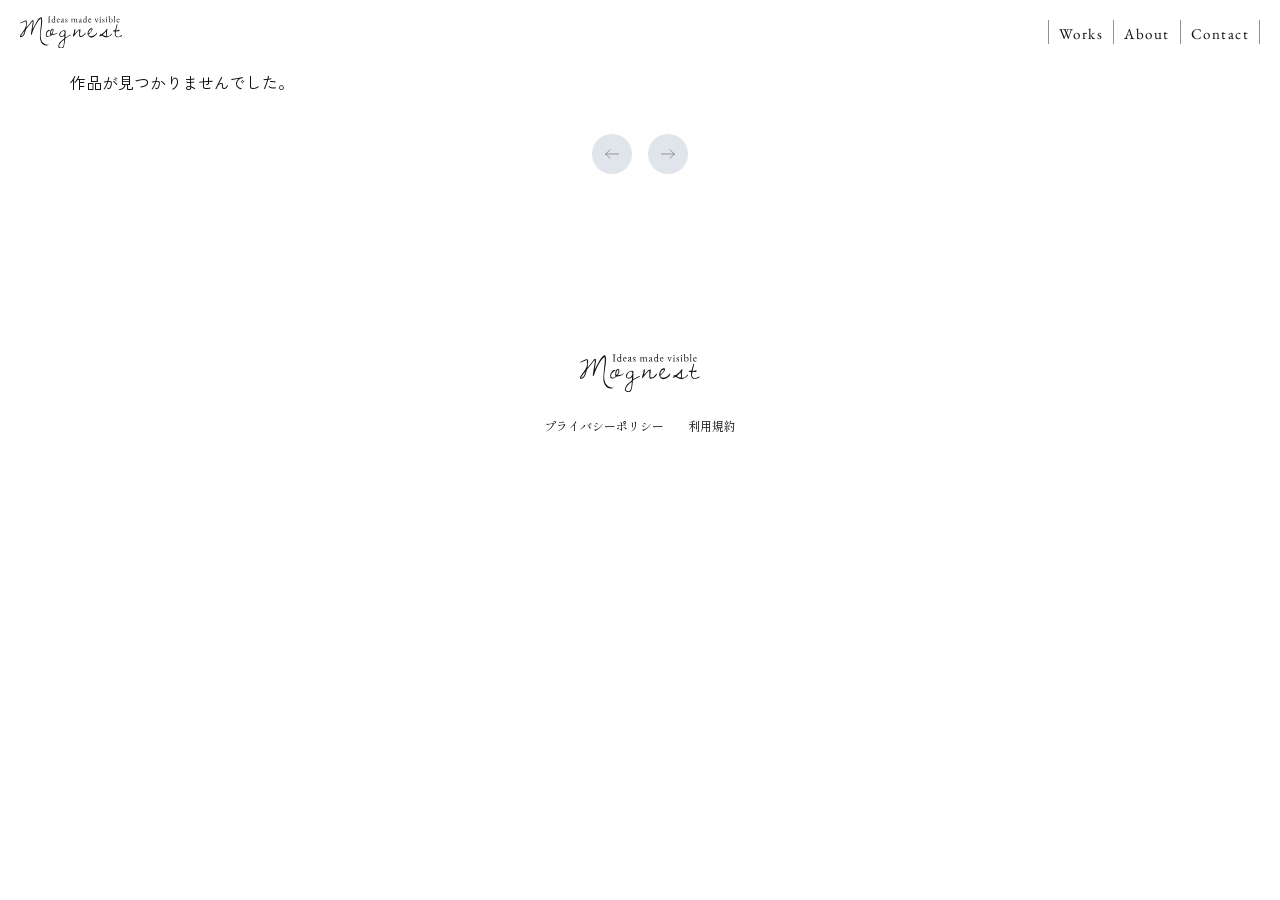
<file: works-detail.html>
<!doctype html>
<html lang="ja">
  <head>
    <meta charset="UTF-8" />
    <meta name="viewport" content="width=device-width, initial-scale=1.0" />
    <title>Works Detail | Mognest-design Portfolio</title>
    <link rel="preconnect" href="https://fonts.googleapis.com" />
    <link rel="preconnect" href="https://fonts.gstatic.com" crossorigin />
    <link
      href="https://fonts.googleapis.com/css2?family=Dawning+of+a+New+Day&family=EB+Garamond:ital,wght@0,400..800;1,400..800&family=Shadows+Into+Light&family=Shippori+Mincho:wght@400;500;600;700;800&family=Zen+Kaku+Gothic+New:wght@300;400;500;700;900&display=swap"
      rel="stylesheet"
    />
    <link rel="stylesheet" href="css/reset.css" />
    <link rel="stylesheet" href="css/style.css?v=30" />
    <link rel="icon" type="image/x-icon" href="favicon.ico" />
    <link rel="icon" type="image/png" sizes="32x32" href="favicon-32x32.png" />
    <link rel="icon" type="image/png" sizes="16x16" href="favicon-16x16.png" />
    <link rel="apple-touch-icon" sizes="180x180" href="apple-touch-icon.png" />
    <!-- OGP -->
    <meta property="og:type" content="website" />
    <meta
      property="og:title"
      content="Works Detail | Mognest-design Portfolio"
    />
    <meta
      property="og:description"
      content="Mognest-designの制作実績詳細ページです。"
    />
    <meta
      property="og:url"
      content="https://mognest-design.github.io/works-detail.html"
    />
    <meta property="og:site_name" content="Mognest-design Portfolio" />
    <meta
      property="og:image"
      content="https://mognest-design.github.io/ogp-image.jpg"
    />
    <meta property="og:locale" content="ja_JP" />
    <meta name="twitter:card" content="summary_large_image" />
    <meta
      name="twitter:title"
      content="Works Detail | Mognest-design Portfolio"
    />
    <meta
      name="twitter:description"
      content="Mognest-designの制作実績詳細ページです。"
    />
    <meta
      name="twitter:image"
      content="https://mognest-design.github.io/ogp-image.jpg"
    />
  </head>
  <body>
    <div class="wrapper">
      <header class="header">
        <a href="index.html" class="header__logo">
          <svg
            xmlns="http://www.w3.org/2000/svg"
            viewBox="0 0 1037.8 329.6"
            role="img"
            aria-labelledby="logoTitle"
          >
            <title id="logoTitle">Mognest-design</title>
            <path
              fill="var(--color-black)"
              d="M665.4,167.6c2.7,18.3-23,36.6-37,42.1s-14.5,3.5-21.2,1.5-7.7-8.2-7.6-12.6l.3-53.4c-6.8.5-18.3,14.4-22.5,19.5l-18,21.7c-5.3,6.4-10.1,12.7-15.7,18.8s-4.8,3.4-7.9,2.9c0-2.5-.3-5,.4-7.2l11.2-37.9c1.3-4.3-.9-18,7.9-30.6.5-.8,2.3-1.6,3.1-1.6s2.1,1.9,2.2,3c2.1,19.1-4.6,26.8-4.9,45l25.7-29.7c2.6-3,6.3-5.3,9.3-8,8-7.2,20.8-10.6,21.3-4.1,1.4,19.9-4.4,36-4.5,56.1,0,3,1.6,6.6,3.3,8.3s5.9,2.8,9.2,2.5c23.3-2.2,29.4-24,45.5-36.5v.2h0Z"
            />
            <path
              fill="var(--color-black)"
              d="M1037.8,197.1c-7.8,11.9-26.5,14.9-39.3,17.3s-20.5.9-27.9-6.4c-13-12.8-9.9-37.3-9.4-54.1-5.9,1.8-11.6,3.8-17.6,1.4s-1.3-4.8-.4-6.3c4.3-6.5,19.6,2.1,22.8-9.9l13-49.1c.6-2.3,4.2-5.3,6.1-5.9,2.5,1.5,2.5,5,1.8,7.5l-13.3,53.8c4.9,1.3,9.3,1.2,13.9,0l21.8-5.6c.9,18.3-22.7,16.2-34.6,14.1-7.3,15.2-9.6,33.4.7,47.9s32.8,6,45.3-2.1c5.1-3.3,10.7-5.1,17.1-2.6h0Z"
            />
            <path
              fill="var(--color-black)"
              d="M553.9,38.9v21.3l4.9,2.6,1.2.6c.3.2-1,1.2-1.5,1.2l-17.4-.3c2-2,3.8-2.6,6.4-3.8v-22.3c0-2.1-2.1-4.9-3.6-6s-5.3-1.5-7.7-.8c-3.8,1.1-6.4,3.6-6.4,7.7v20.8c1.1,1,2.9,2,4.3,2.7l1.6.8c.3.2-.9,1.2-1.5,1.2l-17.1-.2c1.8-2,3.7-2.6,6.2-3.9v-22.2c0-3.2-1.3-5.1-4.9-6.7l11.7-6.2v7.6c5.4-4.7,10.6-7.2,17.3-5.9s5,3.3,6.6,5.9c5-4,10.9-7.5,17.4-5.7s6.4,5.9,6.5,9.9l.3,23.4,6.6,3.4c-2.9.7-4.3.7-6.6.7l-13.1-.3c2.7-2.2,3.9-2.5,6.5-3.7v-22.6c0-2.2-2.3-4.8-3.7-5.8-2-1.5-5.4-1.4-7.9-.6s-6.2,3.4-6.2,7.3h.1Z"
            />
            <path
              fill="var(--color-black)"
              d="M667.6,66.2l-.2-6.4c-5,6.2-12.8,7.8-19.5,3.9s-11.3-17.1-6.9-25.9,15.5-13.4,26.7-9.7l.2-16c0-4.1-2-5-6.3-7.3l13.1-4.8-.5,8.4v48.7c0,.7.4,2.8,1.1,3s2.2.2,3.5.2h2.1c.4,0,.5,1.1.5,1.7l-13.9,4.2h.1ZM667.1,56.3c1.1-5,.5-10.6.6-15.6s-4.3-9.8-9-10.5-10.1,1.7-12.1,6.7-2,11.6.3,16.7,5.8,6.4,9.7,7.2,9.7-.3,10.6-4.6h0Z"
            />
            <path
              fill="var(--color-black)"
              d="M919.1,65.8c-10.8-.2-10.3-4.4-17.4-1.1l.2-4.7V11.4c0-2.9-3.4-4.5-5.6-6.8l12.2-4.4v32.1c5.6-3.3,10.5-6.4,16.8-5.3,9.1,1.6,14.1,10,13.7,18.8-.4,11.3-8.4,20.2-20,20h0ZM917,62.5c5.3,1.6,10-.3,12.5-4.8,5.3-9.8,2-23.9-5.9-26.4s-11-.1-15.2,3.5l.2,19c0,4.4,4.5,7.5,8.5,8.7h0Z"
            />
            <path
              fill="var(--color-black)"
              d="M306.5,65c-8-.4-15.4-.4-22.8,0s-1.5-.2-1.8-.2-.8-1-.5-1.1l2-.9c2.1-1,7.6-1.3,7.6-4.9V11.6c0-3.1-6.1-3-8.7-5.4s1.5-1.1,2.2-1.1h22.5c.5,0,.8,1.9.4,2l-2.3.6c-1.9.5-6.3,1.6-6.3,4.5v45.5c0,3.5,5.6,3.9,7.6,4.9l2.3,1c.5.2-1.5,1.5-2.1,1.4h-.1Z"
            />
            <path
              fill="var(--color-black)"
              d="M422.2,65.8c-3.3-.2-7.9-4.9-7-9.7s2.1-3.8,3.9-4.6l14-6c.6-3.8,1.1-8.4-.3-11.8s-8.9-3.2-9.9.2-.9,5.3-4.4,5.8l-2.5.4c-2.7.4,2.6-10.8,15.4-13.2,12.8-2.4,8.9,2.3,8.8,6.7l-.4,22.8c0,1.6.8,4.1,2.3,4.5s3.3-.3,5.7-1c.9,3.1-3,5-5.9,5.8s-5.9-1.9-7.7-4.5c-3.6,2.2-7.3,4.8-11.8,4.6h-.2,0ZM433.3,49c-3.9.9-6.6,2-9.5,4.4s-1.9,4.2-1,5.9,3.3,2.5,5.4,2.1c6.1-1.1,5.3-7.2,5.1-12.4Z"
            />
            <path
              fill="var(--color-black)"
              d="M603,65.8c-2.9-.2-8.1-4.9-6.6-10.2s2.6-3.6,4.5-4.4l13.2-5.6c.7-3.5,1.2-8.2,0-11.6s-8.3-3.6-10.1-.2-.7,4.1-1.8,4.8-4,1.7-5.6,1.3c-.3-6.1,9.9-11.7,15.4-12.9s9.2,2.1,9.1,7l-.2,24.6c0,1.1,2.2,2.8,3.1,2.6l5-1.2c.8,3-5.6,6.9-9.1,5.6s-3.4-2.5-4.9-4.2c-3.7,2.4-7.4,4.7-11.9,4.4h-.1ZM613.9,57.5c.5-3.1.5-5.4.5-8.4-4.5.6-12.1,3.9-11.2,8.9s1.6,2.7,2.9,3.2c2.7,1,7.2-.4,7.7-3.7h0Z"
            />
            <path
              fill="var(--color-black)"
              d="M704.8,58.7c6,3.4,12,1.3,16.3-3.4.4,1.6,0,3.4-.7,4.4-4,5.2-10.3,7.1-16.6,5.7s-10.4-6.4-12-12.7c-2-8-.4-16.1,5.8-21.7s12.4-5.9,18.3-2.4,6.7,8,4.2,12.1l-22.7.3c-1.7,6.9,1.2,14,7.4,17.5v.2h0ZM714.7,37.7c1.5-3.3-1-6.5-3.8-7.6-5.5-2.2-11.9,1.2-12.9,7.9,5.5.4,11.4.5,16.7-.3h0Z"
            />
            <path
              fill="var(--color-black)"
              d="M967.6,64.5l-19,.2c2.2-2.2,3.9-2.8,6.4-4.1V13c0-4-1.2-5.7-5.7-8.1l12.5-4.7-.6,18.1v42.2c2.5,1.4,3.4,1.6,6.3,4h0Z"
            />
            <path
              fill="var(--color-black)"
              d="M992.9,59.2c5.9,2.8,11.3.6,15.4-3.8,1.3,7.5-9.6,11.6-16.7,10.3s-10.5-5.7-12.3-11.9-1.3-14.9,3.6-20.6,12.3-8.2,19.3-5,7.7,7.7,5.5,12.7l-23.1.5c-1.6,7.4,1.7,14.7,8.4,17.9h-.1ZM1000.7,38.1c2,0,1.9-3.8.9-5.1-2.5-3.3-6.6-4.7-10.6-2.8s-6.1,3.9-5.3,8l15.1-.2h0Z"
            />
            <path
              fill="var(--color-black)"
              d="M781.3,29.6c-.3,0-1.2-.8-1.4-1-.3-.2,1-.9,1.4-.8l14.5.2c-3,2.8-6.3,4-7.7,7.3l-13.3,31.9-12.3-31.2c-1.4-3.6-3.7-5.1-7.5-8.1h17.8c-2.3,2.8-5.4,4-4.1,7.4l7.6,20.4,7.7-19.6c1.1-2.9-.8-5.7-2.9-6.5h.2Z"
            />
            <path
              fill="var(--color-black)"
              d="M475.6,45.4c3.8,2.5,5.8,5.8,5.6,9.9s-2.4,7.6-6.6,9.2-11.7,2.3-15.8-1.8-1.8-6.3-.5-8.7c2.8,4,3.6,7.6,7.7,9s6.8,0,8.2-2.5.7-6.7-2.1-8.7l-8.7-6.2c-3.4-2.4-4.9-6.3-4.2-10.3,1.6-9.3,14.3-9.8,19-6.7s2.4,5.5,1.7,7.6c-2.7,1.4-2.7-5-7.2-6.4s-5.6,0-7,1.6c-2.3,2.8-1.3,6.8,1.6,8.7l8.4,5.5v-.2h-.1Z"
            />
            <path
              fill="var(--color-black)"
              d="M851.2,45.3c3.6,2.3,5.8,5.5,5.7,9.3s-1.7,7.3-5.3,9.2-12.3,3.2-16.9-.9-2.1-6.2-.9-8.9c3.1,3.8,3.6,7.9,8.2,9s6.5-.2,7.9-2.9.7-6.3-2-8.2l-8.7-6.2c-3.5-2.4-5.2-6.4-4.5-10.3s3.7-7.4,8.2-8.2,8.1-.9,11.1,1.4,2.1,5.4,1.4,7.4c-2.9,1-2.7-5.2-7.3-6.5s-5.6,0-7,1.8c-2.1,2.7-1.1,6.6,1.7,8.4l8.3,5.4v.2h0Z"
            />
            <path
              fill="var(--color-black)"
              d="M884.7,64.6h-14c-9.9,0,3.8-2.1,3.8-5v-21.5c0-3.2-2-5.1-5.5-6.7l12.6-6.4-.6,9.7v25.4c1,1.1,2.8,2.1,4,2.6l1.4.5c.3,0,.6,1,.3,1.1-.4.1-1.5.4-2,.4h0Z"
            />
            <path
              fill="var(--color-black)"
              d="M805.7,64.6c-8.1,0,5.5-3.4,4-4.5v-21.7c0-3.7-2.2-5.2-5.5-7.3,4.8-1.9,8.4-3.7,12.4-6.2l-.7,32.3c0,5.6,2.8,3.9,6,6.4s-1.3,1.1-1.8,1.1h-14.5,0Z"
            />
            <path
              fill="var(--color-black)"
              d="M810.8,8.8c2.3-1.1,5.1-.3,6.2,1.8s.7,5-2,6.4-4.7.3-6.1-2-.5-5.1,1.9-6.2h0Z"
            />
            <path
              fill="var(--color-black)"
              d="M876.1,8.6c2.4-.8,5.2.4,5.8,2.5s0,5-2.4,6-4.9,0-5.8-1.8c-1.4-2.5-.6-5.7,2.3-6.7h.1Z"
            />
            <path
              fill="var(--color-black)"
              d="M518.1,192.6c-.4-1.1-2.5-2.9-3.5-2.5-22.4,7-33.2,16.9-54,26.1-.7-5.8-.2-10.1,0-15.3l1-24.7c.3-8.2.8-15.7.7-24.1,0-6.2-14.2-8.6-18.8-7.6-18.7,3.9-39.9,17.5-45.4,37.4-2,7.2-.4,15.2,2.8,21.4,10.2,20.1,34.7,6,48.8-2.8.2,7.3,2.1,27.4-4.8,31l-33.5,28c-10.8,9-28.4,41-21.5,56.9,4.2,8.2,16.6,11.1,25,12.7,10.4,2,21.1-1.8,26.6-11.7,7.7-13.8,11.6-44.4,13.4-60.4l3-28.2c4.5-4,9.2-7.4,14.3-10.5,14.1-8.4,28.5-15.5,43.4-22.5,1.6-.7,3.1-2.3,2.6-3.4v.2h-.1ZM441.4,295.6c-1.6,7.3-4.8,14.1-9.2,19.9-8.1,10.5-23.8,5.3-31.1-.6-9.2-7.4-1.2-26,4.1-33.9,10.9-16.2,25.2-29.6,41.9-40.8.9,16.4-2.3,40.3-5.7,55.5h0ZM448.9,184.1c-6.3,12-13.4,19-27,21.4-4.6.8-8.9.6-13-1.9-3.2-7.1-3.5-14.8-.5-22.2,5.7-14.5,19.1-33.5,37.5-28.5,8.7,2.3,8.9,20.2,3,31.3h0Z"
            />
            <path
              fill="var(--color-black)"
              d="M933.8,174.4c-23,17.9-17.7,29.5-52.6,30.3v-54.4l4.8-10.5c.9-1.9.8-6.3-.8-7.2-3.9-2.1-8.2.2-10.1,3.4l-6.2,10.3c-4.2,7-11.1,12.2-17.5,17.4l-25.4,20.5c-6.4.9-11.8-4.3-16.4-1.1l5.7,9.1c-3.8,1.8-14.9,5.9-13.2,11.1,6.5,6.1,19.9-1.9,26.3-5.6l18.3,10.3c4.8,2.7,9.6,5.4,14.8,6.7,7.1,1.7,14.9,2.5,22,1,17.4-3.8,33-12,44.8-25.1,3.9-4.4,6.2-9.6,5.5-16v-.2h0ZM839.2,189.6l19.3-19.5c3.6-3.6,7.1-6.8,12.2-9.3,2.4,14.5,3.4,28.3,3.3,43.1-9.2.3-30.5-5.3-34.8-14.3h0Z"
            />
            <path
              fill="var(--color-black)"
              d="M378.6,169c-14.8,7.2-35.6,16.8-52.1,15l5.9-10.9c6.7-12.5,9.3-26,6.5-40.1-7-6.5-17.8-5.1-23.3,2.6-4.3,5.9-7.3,12.5-8.7,19.8-1.8,9.4-3.6,27.7.6,36.6-6.9,10.1-19.8,15.1-31.8,11.4-3.9-1.2-5.2-5.5-5.7-9-3.2-25.1,15.5-42.4,37.5-49.6-3.9-10.8-20.7-4.4-27.7,2.9-8,8.4-14.1,18.6-17.1,30.4-2.2,8.6-1.1,17.2,1,25.2,3.3,12.8,25.2,9,28,7.3l27.1-16.2c22.8-1.2,44.3-8.7,62.1-23,.7-.6-1.6-2.8-2.4-2.4h.1ZM315.5,181.9c-1.6-2.3-2.3-4.2-2.4-6.5-.6-12.5,4.5-31.4,15.8-38.2,1-.6,3.3,1.9,3.4,3.1,1,14.2-2.8,33.3-16.7,41.6h0Z"
            />
            <path
              fill="var(--color-black)"
              d="M778.2,167.7c-1.6,1.6-2.6,4.1-4,5.9-6.4,8.2-14.1,15.2-22.6,21.7-6.1,4.7-12.5,7.2-19.7,8.5-11.4,2-23.3,2.9-32.5-5.1-2.8-2.4-6.1-8.7-3.4-12.1,3.8-4.8,8.8-8.6,13.2-13,6.7-6.7,13-13.5,18.4-21.3,5.8-8.2,13.1-28,.7-28.9-10.7-.8-20.3,4.1-27.1,12.4-6.4,7.8-11.1,16.6-14,26.5-1.9,6.6-3.6,14.2-2.1,21,1.6,7,5,13.3,9.3,19.1,7.6,10.3,20.7,17.3,33.8,14.7,22.7-4.6,41.6-20.6,51.8-40.8,1.6-3.2,1.6-6.7-1.8-8.6h0ZM727.5,133.5c.2,14.5-19.5,35.7-31.9,42.8-4.8-15.2,14.6-43.7,31.9-42.8Z"
            />
            <path
              fill="var(--color-black)"
              d="M402.2,55.5c-4.4,4.8-10.1,6.4-15.7,3.5-6.3-3.3-9.8-10.8-7.8-17.8l22.8-.3c2.4-4.8-.7-10.4-5.1-12.6-4.7-2.3-10.3-1.9-14.7.8-8.1,4.9-10.9,14.3-8.7,23.3,1.6,6.6,6.2,11.9,12.3,13.1,6.5,1.3,13-.8,16.8-6.5.7-1,.8-2.7.1-3.7v.2h0ZM384.7,30.4c3.6-1.9,7.2-1.1,10.2,1.6,1.2,1.1,2.5,5.6.1,5.8-5.6.6-10.3.5-15.5.3-.5-3.8,2.4-6.3,5.1-7.8h0Z"
            />
            <path
              fill="var(--color-black)"
              d="M362.3,60.4h-2c-1.3,0-2.7-.1-3.6-.2-.7,0-1.2-2.3-1.2-3.1V8.6l.3-8.4-13,4.8c4.7,2.3,6.4,3.4,6.4,7.6v15.7c-10.6-3.3-20.7-.7-26.1,8.2-5,8.2-3.8,19.6,4,26,6.8,5.5,16.1,4.4,21.5-2.3l.3,6.1,12.2-3.7c.4-.1,1.4-.6,1.7-.9.3-.2,0-1.3-.5-1.3h0ZM349.2,42.2c-.3,4.4,0,9.1-.7,13.8-.7,4.4-7.3,5.5-10.4,4.9-4.2-.8-7.9-2.9-9.8-7.1-2.4-5.2-2.4-11.6-.3-16.9,2.1-5.3,7.5-7.8,12.8-6.6,5.1,1.2,8.7,6,8.3,11.9h.1Z"
            />
            <path
              fill="var(--color-black)"
              d="M279.9,292.2c-23.1-3.7-45.2-13.2-57-34.2-14.6-26-15.8-62.4-11.8-91.6l10.8-78.1c2.5-18,5.7-56.9-2.5-72.3-5.7-10.8-20.7,2.2-25.7,7.5-9.6,10.3-18,21.2-24.8,33.7l-22.3,40.6-19.3,36.1,9.9-64.4c.9-5.6.5-11.1.2-16.8-.1-2.9-2.1-6.7-3.4-9.2-3.8-7.6-15.7,6.7-18.3,10l-49.3,62.3c0-21.9,3.4-36.3,2.6-57.9-.2-4.4-1.5-9.2-5.1-11.8-5.7-4.1-20.6,3-26.5,6.1l-21.6,11.3-10.3,3.3c-1.6.5-3,2.8-2.9,4.1,0,1.3,2.7,3.7,4,3.4l52-21.4c.5,1.6,1.3,3.9,1.3,5.4.4,37.8,3.8,47.2-17.2,81.1-10.7,17.2-22.7,32.6-35.5,48.3-5.5,6.7-9.2,16.1-6.1,24.6,9.6,4.5,21.3,1,29.1-5.9,9.5-8.4,15.1-18.8,18.8-31,4.1-13.4,7.1-27.2,12.1-40.7l58.4-74.2c1.7-2.2,4.8-4.2,7.3-3.6,2.5.6,2.7,4.1,2.3,6.5l-16.5,105.3c-1,6.6-1.8,13.1-1.5,19.3,0,1.4,3.6,2.2,4.7,1.7,1.1-.5,3-1.8,3.5-3.2,5.2-15.9,10.1-30.9,16.7-46.2,11.2-25.7,23.3-50.3,38.4-73.9,9.8-15.3,21.4-28.8,35.7-40.1,7-1,2.8,51.7,2.3,56.4l-4.6,47.2c-3,30.4-7.8,74.4-4.3,104.1,1.7,14.2,8,27.1,15.6,38.9,10.3,16,26.8,24.9,45.7,25.2,1.9,0,5,.9,6.8.5,6.7-1.3,13.1-3.7,19-7.5-4.1-2.9-7,1.5-10.7,1.3v-.2h0ZM39.1,176.9c-2.9,10.1-17.1,30-28.7,28.8.5-3.7,1.7-6.7,3.3-10.2,9.3-15.7,21.2-29.4,33.8-43.1-2,9.4-5.3,16.5-8.4,24.5h0Z"
            />
          </svg>
        </a>

        <nav class="header__nav">
          <ul class="header__nav-list">
            <li class="header__nav-item">
              <a href="works.html" class="header__nav-link">Works</a>
            </li>
            <li class="header__nav-item">
              <a href="index.html#about" class="header__nav-link">About</a>
            </li>
            <li class="header__nav-item">
              <a href="index.html#contact" class="header__nav-link">Contact</a>
            </li>
          </ul>
        </nav>

        <button
          class="header__hamburger"
          type="button"
          aria-label="メニューを開く"
        >
          <span class="header__hamburger-line"></span>
          <span class="header__hamburger-line"></span>
          <span class="header__hamburger-line"></span>
        </button>
      </header>

      <main class="main">
        <section class="work-detail">
          <div class="work-detail__sidebar">
            <div class="work-detail__top-row">
              <a href="works.html" class="work-detail__back">
                <span class="work-detail__back-icon">
                  <svg
                    width="20"
                    height="14"
                    viewBox="0 0 20 14"
                    fill="none"
                    xmlns="http://www.w3.org/2000/svg"
                  >
                    <path
                      d="M0 7H19M19 7L13 1M19 7L13 13"
                      stroke="currentColor"
                      stroke-width="1.2"
                      stroke-linecap="round"
                      stroke-linejoin="round"
                      transform="rotate(180 10 7)"
                    />
                  </svg>
                </span>
                <span class="work-detail__back-text">view all</span>
              </a>

              <div class="work-detail-extra__nav work-detail-extra__nav--top">
                <a
                  href="#"
                  class="work-detail__nav-arrow work-detail__nav-arrow--prev"
                  aria-label="前の作品へ"
                >
                  <svg
                    width="20"
                    height="14"
                    viewBox="0 0 20 14"
                    fill="none"
                    xmlns="http://www.w3.org/2000/svg"
                  >
                    <path
                      d="M0 7H19M19 7L13 1M19 7L13 13"
                      stroke="currentColor"
                      stroke-width="1.2"
                      stroke-linecap="round"
                      stroke-linejoin="round"
                    />
                  </svg>
                </a>
                <a
                  href="#"
                  class="work-detail__nav-arrow work-detail__nav-arrow--next"
                  aria-label="次の作品へ"
                >
                  <svg
                    width="20"
                    height="14"
                    viewBox="0 0 20 14"
                    fill="none"
                    xmlns="http://www.w3.org/2000/svg"
                  >
                    <path
                      d="M0 7H19M19 7L13 1M19 7L13 13"
                      stroke="currentColor"
                      stroke-width="1.2"
                      stroke-linecap="round"
                      stroke-linejoin="round"
                    />
                  </svg>
                </a>
              </div>
            </div>

            <h1 class="work-detail__title" id="detailTitle"></h1>
            <p class="work-detail__tags" id="detailTags"></p>

            <div class="work-detail__meta-row">
              <p class="work-detail__meta-label">Category</p>
              <p class="work-detail__meta-text" id="detailCategory"></p>
            </div>

            <div class="work-detail__meta-row">
              <p class="work-detail__meta-label">Concept</p>
              <p class="work-detail__meta-text" id="detailDescription"></p>
            </div>
          </div>

          <div class="work-detail__gallery" id="detailImageWrap"></div>
        </section>

        <section class="work-detail-extra">
          <div class="work-detail-extra__grid" id="detailSubImages"></div>

          <div class="work-detail-extra__nav">
            <a
              href="#"
              class="work-detail__nav-arrow work-detail__nav-arrow--prev"
              aria-label="前の作品へ"
            >
              <svg
                width="20"
                height="14"
                viewBox="0 0 20 14"
                fill="none"
                xmlns="http://www.w3.org/2000/svg"
              >
                <path
                  d="M0 7H19M19 7L13 1M19 7L13 13"
                  stroke="currentColor"
                  stroke-width="1.2"
                  stroke-linecap="round"
                  stroke-linejoin="round"
                />
              </svg>
            </a>
            <a
              href="#"
              class="work-detail__nav-arrow work-detail__nav-arrow--next"
              aria-label="次の作品へ"
            >
              <svg
                width="20"
                height="14"
                viewBox="0 0 20 14"
                fill="none"
                xmlns="http://www.w3.org/2000/svg"
              >
                <path
                  d="M0 7H19M19 7L13 1M19 7L13 13"
                  stroke="currentColor"
                  stroke-width="1.2"
                  stroke-linecap="round"
                  stroke-linejoin="round"
                />
              </svg>
            </a>
          </div>
        </section>
      </main>

      <footer class="footer">
        <a href="index.html" class="footer__logo" aria-label="トップページへ">
          <svg
            xmlns="http://www.w3.org/2000/svg"
            viewBox="0 0 1037.8 329.6"
            role="img"
            aria-labelledby="footerLogoTitle"
          >
            <title id="footerLogoTitle">Mognest-design</title>
            <path
              fill="var(--color-black)"
              d="M665.4,167.6c2.7,18.3-23,36.6-37,42.1s-14.5,3.5-21.2,1.5-7.7-8.2-7.6-12.6l.3-53.4c-6.8.5-18.3,14.4-22.5,19.5l-18,21.7c-5.3,6.4-10.1,12.7-15.7,18.8s-4.8,3.4-7.9,2.9c0-2.5-.3-5,.4-7.2l11.2-37.9c1.3-4.3-.9-18,7.9-30.6.5-.8,2.3-1.6,3.1-1.6s2.1,1.9,2.2,3c2.1,19.1-4.6,26.8-4.9,45l25.7-29.7c2.6-3,6.3-5.3,9.3-8,8-7.2,20.8-10.6,21.3-4.1,1.4,19.9-4.4,36-4.5,56.1,0,3,1.6,6.6,3.3,8.3s5.9,2.8,9.2,2.5c23.3-2.2,29.4-24,45.5-36.5v.2h0Z"
            />
            <path
              fill="var(--color-black)"
              d="M1037.8,197.1c-7.8,11.9-26.5,14.9-39.3,17.3s-20.5.9-27.9-6.4c-13-12.8-9.9-37.3-9.4-54.1-5.9,1.8-11.6,3.8-17.6,1.4s-1.3-4.8-.4-6.3c4.3-6.5,19.6,2.1,22.8-9.9l13-49.1c.6-2.3,4.2-5.3,6.1-5.9,2.5,1.5,2.5,5,1.8,7.5l-13.3,53.8c4.9,1.3,9.3,1.2,13.9,0l21.8-5.6c.9,18.3-22.7,16.2-34.6,14.1-7.3,15.2-9.6,33.4.7,47.9s32.8,6,45.3-2.1c5.1-3.3,10.7-5.1,17.1-2.6h0Z"
            />
            <path
              fill="var(--color-black)"
              d="M553.9,38.9v21.3l4.9,2.6,1.2.6c.3.2-1,1.2-1.5,1.2l-17.4-.3c2-2,3.8-2.6,6.4-3.8v-22.3c0-2.1-2.1-4.9-3.6-6s-5.3-1.5-7.7-.8c-3.8,1.1-6.4,3.6-6.4,7.7v20.8c1.1,1,2.9,2,4.3,2.7l1.6.8c.3.2-.9,1.2-1.5,1.2l-17.1-.2c1.8-2,3.7-2.6,6.2-3.9v-22.2c0-3.2-1.3-5.1-4.9-6.7l11.7-6.2v7.6c5.4-4.7,10.6-7.2,17.3-5.9s5,3.3,6.6,5.9c5-4,10.9-7.5,17.4-5.7s6.4,5.9,6.5,9.9l.3,23.4,6.6,3.4c-2.9.7-4.3.7-6.6.7l-13.1-.3c2.7-2.2,3.9-2.5,6.5-3.7v-22.6c0-2.2-2.3-4.8-3.7-5.8-2-1.5-5.4-1.4-7.9-.6s-6.2,3.4-6.2,7.3h.1Z"
            />
            <path
              fill="var(--color-black)"
              d="M667.6,66.2l-.2-6.4c-5,6.2-12.8,7.8-19.5,3.9s-11.3-17.1-6.9-25.9,15.5-13.4,26.7-9.7l.2-16c0-4.1-2-5-6.3-7.3l13.1-4.8-.5,8.4v48.7c0,.7.4,2.8,1.1,3s2.2.2,3.5.2h2.1c.4,0,.5,1.1.5,1.7l-13.9,4.2h.1ZM667.1,56.3c1.1-5,.5-10.6.6-15.6s-4.3-9.8-9-10.5-10.1,1.7-12.1,6.7-2,11.6.3,16.7,5.8,6.4,9.7,7.2,9.7-.3,10.6-4.6h0Z"
            />
            <path
              fill="var(--color-black)"
              d="M919.1,65.8c-10.8-.2-10.3-4.4-17.4-1.1l.2-4.7V11.4c0-2.9-3.4-4.5-5.6-6.8l12.2-4.4v32.1c5.6-3.3,10.5-6.4,16.8-5.3,9.1,1.6,14.1,10,13.7,18.8-.4,11.3-8.4,20.2-20,20h0ZM917,62.5c5.3,1.6,10-.3,12.5-4.8,5.3-9.8,2-23.9-5.9-26.4s-11-.1-15.2,3.5l.2,19c0,4.4,4.5,7.5,8.5,8.7h0Z"
            />
            <path
              fill="var(--color-black)"
              d="M306.5,65c-8-.4-15.4-.4-22.8,0s-1.5-.2-1.8-.2-.8-1-.5-1.1l2-.9c2.1-1,7.6-1.3,7.6-4.9V11.6c0-3.1-6.1-3-8.7-5.4s1.5-1.1,2.2-1.1h22.5c.5,0,.8,1.9.4,2l-2.3.6c-1.9.5-6.3,1.6-6.3,4.5v45.5c0,3.5,5.6,3.9,7.6,4.9l2.3,1c.5.2-1.5,1.5-2.1,1.4h-.1Z"
            />
            <path
              fill="var(--color-black)"
              d="M422.2,65.8c-3.3-.2-7.9-4.9-7-9.7s2.1-3.8,3.9-4.6l14-6c.6-3.8,1.1-8.4-.3-11.8s-8.9-3.2-9.9.2-.9,5.3-4.4,5.8l-2.5.4c-2.7.4,2.6-10.8,15.4-13.2,12.8-2.4,8.9,2.3,8.8,6.7l-.4,22.8c0,1.6.8,4.1,2.3,4.5s3.3-.3,5.7-1c.9,3.1-3,5-5.9,5.8s-5.9-1.9-7.7-4.5c-3.6,2.2-7.3,4.8-11.8,4.6h-.2,0ZM433.3,49c-3.9.9-6.6,2-9.5,4.4s-1.9,4.2-1,5.9,3.3,2.5,5.4,2.1c6.1-1.1,5.3-7.2,5.1-12.4Z"
            />
            <path
              fill="var(--color-black)"
              d="M603,65.8c-2.9-.2-8.1-4.9-6.6-10.2s2.6-3.6,4.5-4.4l13.2-5.6c.7-3.5,1.2-8.2,0-11.6s-8.3-3.6-10.1-.2-.7,4.1-1.8,4.8-4,1.7-5.6,1.3c-.3-6.1,9.9-11.7,15.4-12.9s9.2,2.1,9.1,7l-.2,24.6c0,1.1,2.2,2.8,3.1,2.6l5-1.2c.8,3-5.6,6.9-9.1,5.6s-3.4-2.5-4.9-4.2c-3.7,2.4-7.4,4.7-11.9,4.4h-.1ZM613.9,57.5c.5-3.1.5-5.4.5-8.4-4.5.6-12.1,3.9-11.2,8.9s1.6,2.7,2.9,3.2c2.7,1,7.2-.4,7.7-3.7h0Z"
            />
            <path
              fill="var(--color-black)"
              d="M704.8,58.7c6,3.4,12,1.3,16.3-3.4.4,1.6,0,3.4-.7,4.4-4,5.2-10.3,7.1-16.6,5.7s-10.4-6.4-12-12.7c-2-8-.4-16.1,5.8-21.7s12.4-5.9,18.3-2.4,6.7,8,4.2,12.1l-22.7.3c-1.7,6.9,1.2,14,7.4,17.5v.2h0ZM714.7,37.7c1.5-3.3-1-6.5-3.8-7.6-5.5-2.2-11.9,1.2-12.9,7.9,5.5.4,11.4.5,16.7-.3h0Z"
            />
            <path
              fill="var(--color-black)"
              d="M967.6,64.5l-19,.2c2.2-2.2,3.9-2.8,6.4-4.1V13c0-4-1.2-5.7-5.7-8.1l12.5-4.7-.6,18.1v42.2c2.5,1.4,3.4,1.6,6.3,4h0Z"
            />
            <path
              fill="var(--color-black)"
              d="M992.9,59.2c5.9,2.8,11.3.6,15.4-3.8,1.3,7.5-9.6,11.6-16.7,10.3s-10.5-5.7-12.3-11.9-1.3-14.9,3.6-20.6,12.3-8.2,19.3-5,7.7,7.7,5.5,12.7l-23.1.5c-1.6,7.4,1.7,14.7,8.4,17.9h-.1ZM1000.7,38.1c2,0,1.9-3.8.9-5.1-2.5-3.3-6.6-4.7-10.6-2.8s-6.1,3.9-5.3,8l15.1-.2h0Z"
            />
            <path
              fill="var(--color-black)"
              d="M781.3,29.6c-.3,0-1.2-.8-1.4-1-.3-.2,1-.9,1.4-.8l14.5.2c-3,2.8-6.3,4-7.7,7.3l-13.3,31.9-12.3-31.2c-1.4-3.6-3.7-5.1-7.5-8.1h17.8c-2.3,2.8-5.4,4-4.1,7.4l7.6,20.4,7.7-19.6c1.1-2.9-.8-5.7-2.9-6.5h.2Z"
            />
            <path
              fill="var(--color-black)"
              d="M475.6,45.4c3.8,2.5,5.8,5.8,5.6,9.9s-2.4,7.6-6.6,9.2-11.7,2.3-15.8-1.8-1.8-6.3-.5-8.7c2.8,4,3.6,7.6,7.7,9s6.8,0,8.2-2.5.7-6.7-2.1-8.7l-8.7-6.2c-3.4-2.4-4.9-6.3-4.2-10.3,1.6-9.3,14.3-9.8,19-6.7s2.4,5.5,1.7,7.6c-2.7,1.4-2.7-5-7.2-6.4s-5.6,0-7,1.6c-2.3,2.8-1.3,6.8,1.6,8.7l8.4,5.5v-.2h-.1Z"
            />
            <path
              fill="var(--color-black)"
              d="M851.2,45.3c3.6,2.3,5.8,5.5,5.7,9.3s-1.7,7.3-5.3,9.2-12.3,3.2-16.9-.9-2.1-6.2-.9-8.9c3.1,3.8,3.6,7.9,8.2,9s6.5-.2,7.9-2.9.7-6.3-2-8.2l-8.7-6.2c-3.5-2.4-5.2-6.4-4.5-10.3s3.7-7.4,8.2-8.2,8.1-.9,11.1,1.4,2.1,5.4,1.4,7.4c-2.9,1-2.7-5.2-7.3-6.5s-5.6,0-7,1.8c-2.1,2.7-1.1,6.6,1.7,8.4l8.3,5.4v.2h0Z"
            />
            <path
              fill="var(--color-black)"
              d="M884.7,64.6h-14c-9.9,0,3.8-2.1,3.8-5v-21.5c0-3.2-2-5.1-5.5-6.7l12.6-6.4-.6,9.7v25.4c1,1.1,2.8,2.1,4,2.6l1.4.5c.3,0,.6,1,.3,1.1-.4.1-1.5.4-2,.4h0Z"
            />
            <path
              fill="var(--color-black)"
              d="M805.7,64.6c-8.1,0,5.5-3.4,4-4.5v-21.7c0-3.7-2.2-5.2-5.5-7.3,4.8-1.9,8.4-3.7,12.4-6.2l-.7,32.3c0,5.6,2.8,3.9,6,6.4s-1.3,1.1-1.8,1.1h-14.5,0Z"
            />
            <path
              fill="var(--color-black)"
              d="M810.8,8.8c2.3-1.1,5.1-.3,6.2,1.8s.7,5-2,6.4-4.7.3-6.1-2-.5-5.1,1.9-6.2h0Z"
            />
            <path
              fill="var(--color-black)"
              d="M876.1,8.6c2.4-.8,5.2.4,5.8,2.5s0,5-2.4,6-4.9,0-5.8-1.8c-1.4-2.5-.6-5.7,2.3-6.7h.1Z"
            />
            <path
              fill="var(--color-black)"
              d="M518.1,192.6c-.4-1.1-2.5-2.9-3.5-2.5-22.4,7-33.2,16.9-54,26.1-.7-5.8-.2-10.1,0-15.3l1-24.7c.3-8.2.8-15.7.7-24.1,0-6.2-14.2-8.6-18.8-7.6-18.7,3.9-39.9,17.5-45.4,37.4-2,7.2-.4,15.2,2.8,21.4,10.2,20.1,34.7,6,48.8-2.8.2,7.3,2.1,27.4-4.8,31l-33.5,28c-10.8,9-28.4,41-21.5,56.9,4.2,8.2,16.6,11.1,25,12.7,10.4,2,21.1-1.8,26.6-11.7,7.7-13.8,11.6-44.4,13.4-60.4l3-28.2c4.5-4,9.2-7.4,14.3-10.5,14.1-8.4,28.5-15.5,43.4-22.5,1.6-.7,3.1-2.3,2.6-3.4v.2h-.1ZM441.4,295.6c-1.6,7.3-4.8,14.1-9.2,19.9-8.1,10.5-23.8,5.3-31.1-.6-9.2-7.4-1.2-26,4.1-33.9,10.9-16.2,25.2-29.6,41.9-40.8.9,16.4-2.3,40.3-5.7,55.5h0ZM448.9,184.1c-6.3,12-13.4,19-27,21.4-4.6.8-8.9.6-13-1.9-3.2-7.1-3.5-14.8-.5-22.2,5.7-14.5,19.1-33.5,37.5-28.5,8.7,2.3,8.9,20.2,3,31.3h0Z"
            />
            <path
              fill="var(--color-black)"
              d="M933.8,174.4c-23,17.9-17.7,29.5-52.6,30.3v-54.4l4.8-10.5c.9-1.9.8-6.3-.8-7.2-3.9-2.1-8.2.2-10.1,3.4l-6.2,10.3c-4.2,7-11.1,12.2-17.5,17.4l-25.4,20.5c-6.4.9-11.8-4.3-16.4-1.1l5.7,9.1c-3.8,1.8-14.9,5.9-13.2,11.1,6.5,6.1,19.9-1.9,26.3-5.6l18.3,10.3c4.8,2.7,9.6,5.4,14.8,6.7,7.1,1.7,14.9,2.5,22,1,17.4-3.8,33-12,44.8-25.1,3.9-4.4,6.2-9.6,5.5-16v-.2h0ZM839.2,189.6l19.3-19.5c3.6-3.6,7.1-6.8,12.2-9.3,2.4,14.5,3.4,28.3,3.3,43.1-9.2.3-30.5-5.3-34.8-14.3h0Z"
            />
            <path
              fill="var(--color-black)"
              d="M378.6,169c-14.8,7.2-35.6,16.8-52.1,15l5.9-10.9c6.7-12.5,9.3-26,6.5-40.1-7-6.5-17.8-5.1-23.3,2.6-4.3,5.9-7.3,12.5-8.7,19.8-1.8,9.4-3.6,27.7.6,36.6-6.9,10.1-19.8,15.1-31.8,11.4-3.9-1.2-5.2-5.5-5.7-9-3.2-25.1,15.5-42.4,37.5-49.6-3.9-10.8-20.7-4.4-27.7,2.9-8,8.4-14.1,18.6-17.1,30.4-2.2,8.6-1.1,17.2,1,25.2,3.3,12.8,25.2,9,28,7.3l27.1-16.2c22.8-1.2,44.3-8.7,62.1-23,.7-.6-1.6-2.8-2.4-2.4h.1ZM315.5,181.9c-1.6-2.3-2.3-4.2-2.4-6.5-.6-12.5,4.5-31.4,15.8-38.2,1-.6,3.3,1.9,3.4,3.1,1,14.2-2.8,33.3-16.7,41.6h0Z"
            />
            <path
              fill="var(--color-black)"
              d="M778.2,167.7c-1.6,1.6-2.6,4.1-4,5.9-6.4,8.2-14.1,15.2-22.6,21.7-6.1,4.7-12.5,7.2-19.7,8.5-11.4,2-23.3,2.9-32.5-5.1-2.8-2.4-6.1-8.7-3.4-12.1,3.8-4.8,8.8-8.6,13.2-13,6.7-6.7,13-13.5,18.4-21.3,5.8-8.2,13.1-28,.7-28.9-10.7-.8-20.3,4.1-27.1,12.4-6.4,7.8-11.1,16.6-14,26.5-1.9,6.6-3.6,14.2-2.1,21,1.6,7,5,13.3,9.3,19.1,7.6,10.3,20.7,17.3,33.8,14.7,22.7-4.6,41.6-20.6,51.8-40.8,1.6-3.2,1.6-6.7-1.8-8.6h0ZM727.5,133.5c.2,14.5-19.5,35.7-31.9,42.8-4.8-15.2,14.6-43.7,31.9-42.8Z"
            />
            <path
              fill="var(--color-black)"
              d="M402.2,55.5c-4.4,4.8-10.1,6.4-15.7,3.5-6.3-3.3-9.8-10.8-7.8-17.8l22.8-.3c2.4-4.8-.7-10.4-5.1-12.6-4.7-2.3-10.3-1.9-14.7.8-8.1,4.9-10.9,14.3-8.7,23.3,1.6,6.6,6.2,11.9,12.3,13.1,6.5,1.3,13-.8,16.8-6.5.7-1,.8-2.7.1-3.7v.2h0ZM384.7,30.4c3.6-1.9,7.2-1.1,10.2,1.6,1.2,1.1,2.5,5.6.1,5.8-5.6.6-10.3.5-15.5.3-.5-3.8,2.4-6.3,5.1-7.8h0Z"
            />
            <path
              fill="var(--color-black)"
              d="M362.3,60.4h-2c-1.3,0-2.7-.1-3.6-.2-.7,0-1.2-2.3-1.2-3.1V8.6l.3-8.4-13,4.8c4.7,2.3,6.4,3.4,6.4,7.6v15.7c-10.6-3.3-20.7-.7-26.1,8.2-5,8.2-3.8,19.6,4,26,6.8,5.5,16.1,4.4,21.5-2.3l.3,6.1,12.2-3.7c.4-.1,1.4-.6,1.7-.9.3-.2,0-1.3-.5-1.3h0ZM349.2,42.2c-.3,4.4,0,9.1-.7,13.8-.7,4.4-7.3,5.5-10.4,4.9-4.2-.8-7.9-2.9-9.8-7.1-2.4-5.2-2.4-11.6-.3-16.9,2.1-5.3,7.5-7.8,12.8-6.6,5.1,1.2,8.7,6,8.3,11.9h.1Z"
            />
            <path
              fill="var(--color-black)"
              d="M279.9,292.2c-23.1-3.7-45.2-13.2-57-34.2-14.6-26-15.8-62.4-11.8-91.6l10.8-78.1c2.5-18,5.7-56.9-2.5-72.3-5.7-10.8-20.7,2.2-25.7,7.5-9.6,10.3-18,21.2-24.8,33.7l-22.3,40.6-19.3,36.1,9.9-64.4c.9-5.6.5-11.1.2-16.8-.1-2.9-2.1-6.7-3.4-9.2-3.8-7.6-15.7,6.7-18.3,10l-49.3,62.3c0-21.9,3.4-36.3,2.6-57.9-.2-4.4-1.5-9.2-5.1-11.8-5.7-4.1-20.6,3-26.5,6.1l-21.6,11.3-10.3,3.3c-1.6.5-3,2.8-2.9,4.1,0,1.3,2.7,3.7,4,3.4l52-21.4c.5,1.6,1.3,3.9,1.3,5.4.4,37.8,3.8,47.2-17.2,81.1-10.7,17.2-22.7,32.6-35.5,48.3-5.5,6.7-9.2,16.1-6.1,24.6,9.6,4.5,21.3,1,29.1-5.9,9.5-8.4,15.1-18.8,18.8-31,4.1-13.4,7.1-27.2,12.1-40.7l58.4-74.2c1.7-2.2,4.8-4.2,7.3-3.6,2.5.6,2.7,4.1,2.3,6.5l-16.5,105.3c-1,6.6-1.8,13.1-1.5,19.3,0,1.4,3.6,2.2,4.7,1.7,1.1-.5,3-1.8,3.5-3.2,5.2-15.9,10.1-30.9,16.7-46.2,11.2-25.7,23.3-50.3,38.4-73.9,9.8-15.3,21.4-28.8,35.7-40.1,7-1,2.8,51.7,2.3,56.4l-4.6,47.2c-3,30.4-7.8,74.4-4.3,104.1,1.7,14.2,8,27.1,15.6,38.9,10.3,16,26.8,24.9,45.7,25.2,1.9,0,5,.9,6.8.5,6.7-1.3,13.1-3.7,19-7.5-4.1-2.9-7,1.5-10.7,1.3v-.2h0ZM39.1,176.9c-2.9,10.1-17.1,30-28.7,28.8.5-3.7,1.7-6.7,3.3-10.2,9.3-15.7,21.2-29.4,33.8-43.1-2,9.4-5.3,16.5-8.4,24.5h0Z"
            />
          </svg>
        </a>

        <div class="footer__links">
          <a href="privacy-policy.html" class="footer__link">プライバシーポリシー</a>
          <a href="terms.html" class="footer__link">利用規約</a>
        </div>
      </footer>
    </div>

    <script src="js/heading-split.js"></script>
    <script src="js/index.js"></script>
    <script src="js/works-data.js"></script>
    <script src="js/works-detail.js"></script>
  </body>
</html>
</file>
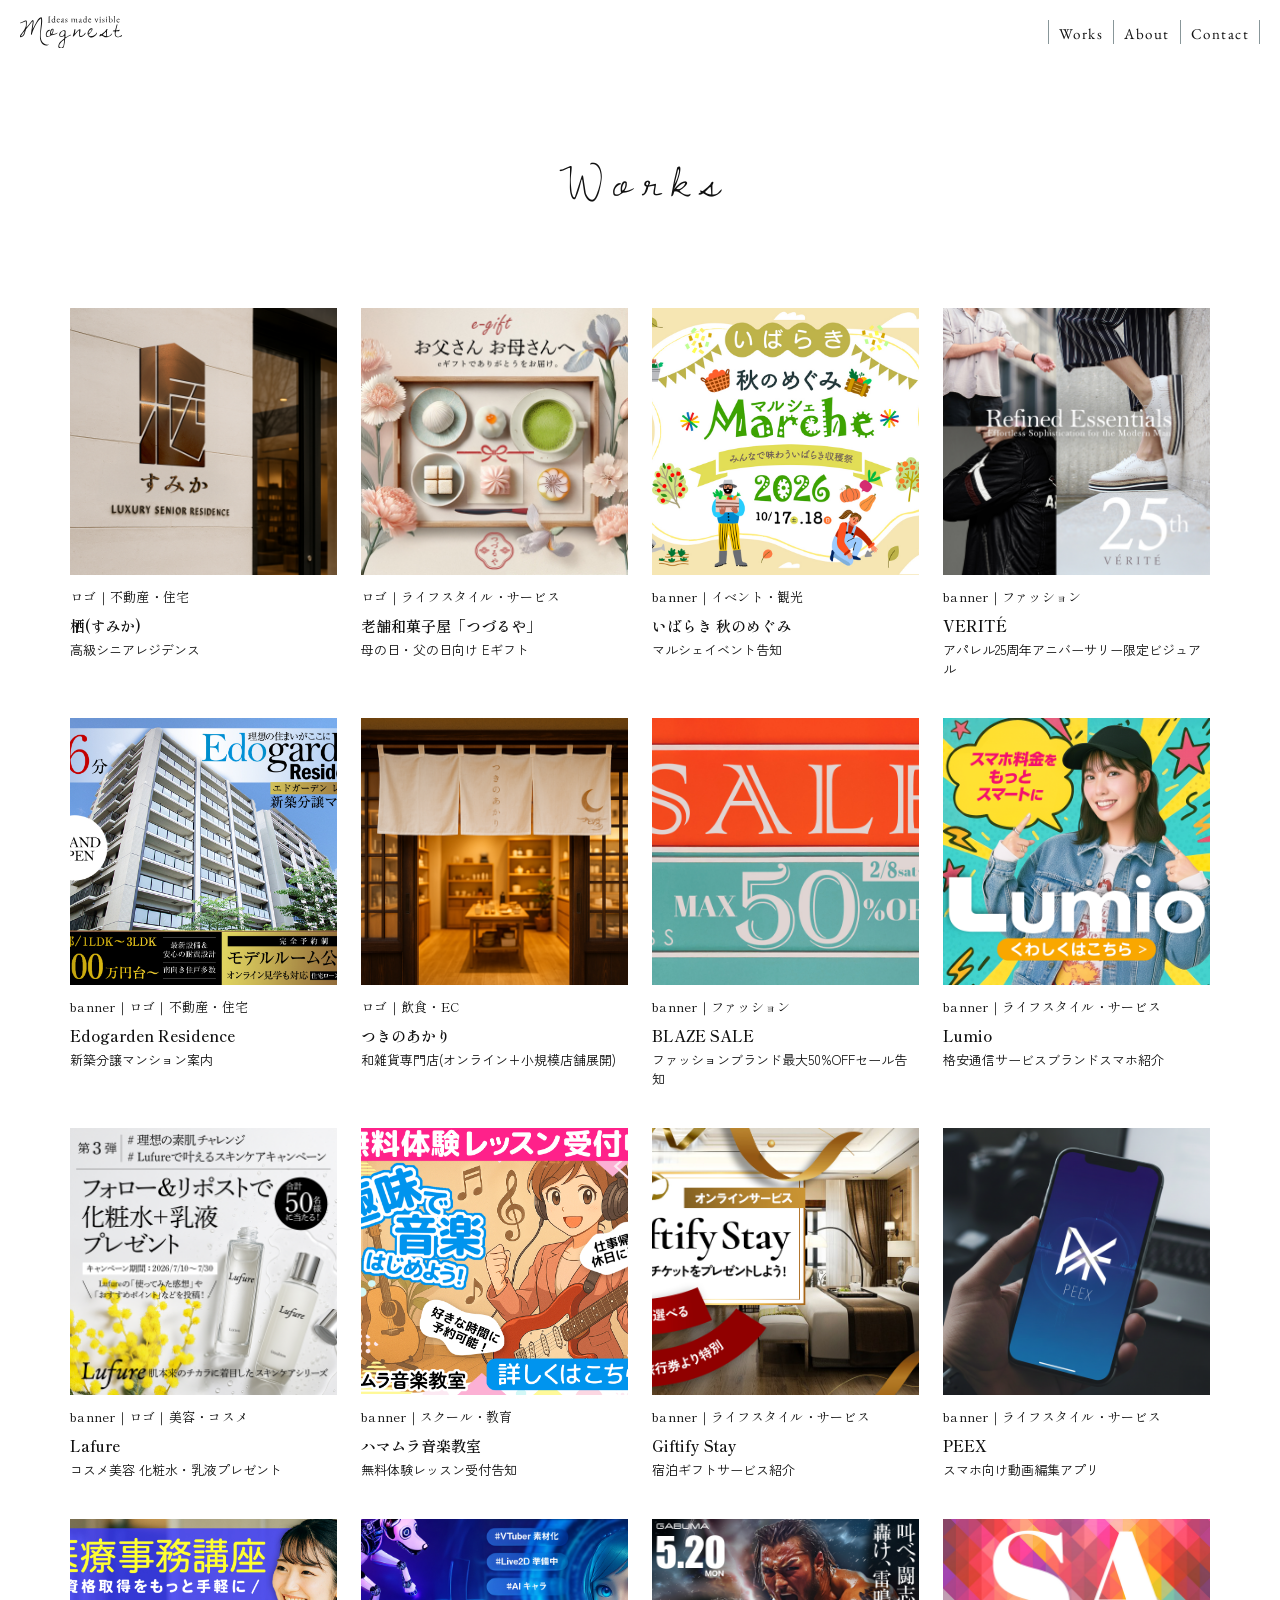
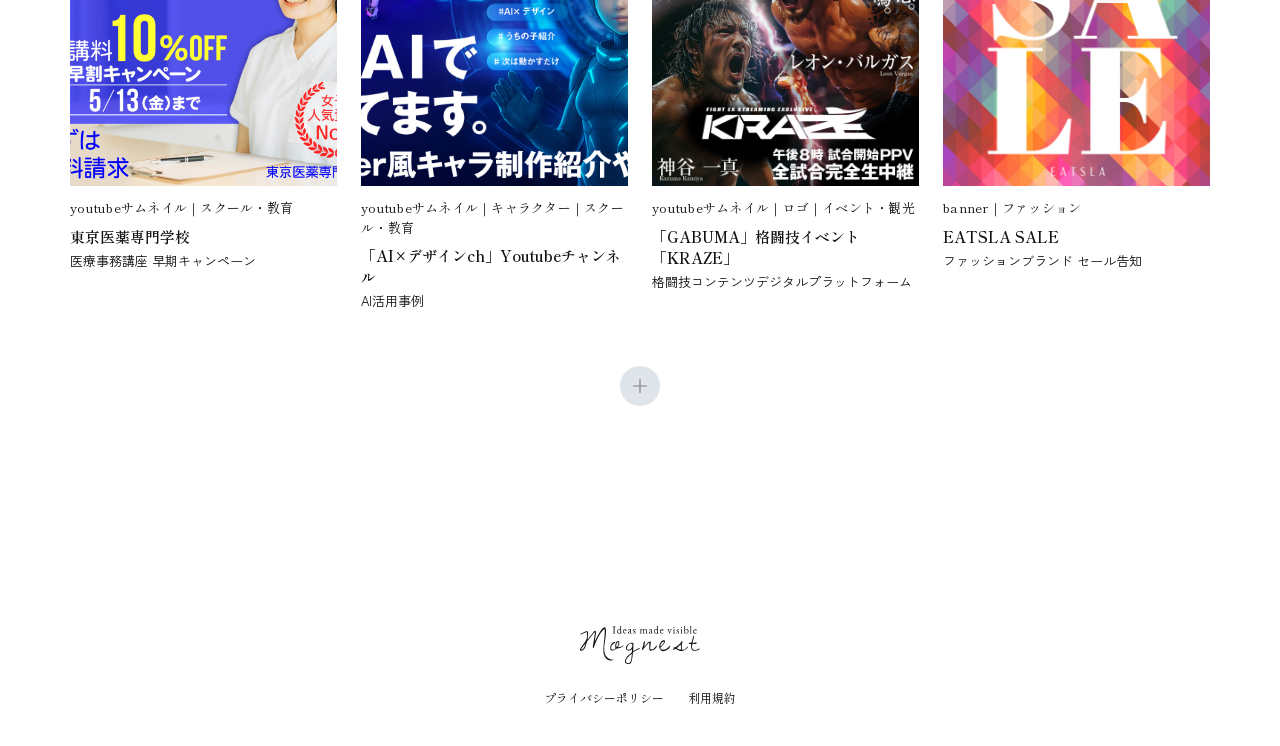
<file: works.html>
<!doctype html>
<html lang="ja">
  <head>
    <meta charset="UTF-8" />
    <meta name="viewport" content="width=device-width, initial-scale=1.0" />
    <title>Works | Mognest-design Portfolio</title>
    <!-- Google Fonts -->
    <link rel="preconnect" href="https://fonts.googleapis.com" />
    <link rel="preconnect" href="https://fonts.gstatic.com" crossorigin />
    <link
      href="https://fonts.googleapis.com/css2?family=Dawning+of+a+New+Day&family=EB+Garamond:ital,wght@0,400..800;1,400..800&family=Shadows+Into+Light&family=Shippori+Mincho:wght@400;500;600;700;800&family=Zen+Kaku+Gothic+New:wght@300;400;500;700;900&display=swap"
      rel="stylesheet"
    />
    <!-- CSS -->
    <link rel="stylesheet" href="css/reset.css" />
    <link rel="stylesheet" href="css/style.css?v=30" />
    <link rel="icon" type="image/x-icon" href="favicon.ico" />
    <link rel="icon" type="image/png" sizes="32x32" href="favicon-32x32.png" />
    <link rel="icon" type="image/png" sizes="16x16" href="favicon-16x16.png" />
    <link rel="apple-touch-icon" sizes="180x180" href="apple-touch-icon.png" />
    <!-- OGP -->
    <meta property="og:type" content="website" />
    <meta property="og:title" content="Works | Mognest-design Portfolio" />
    <meta
      property="og:description"
      content="Mognest-designの制作実績一覧です。グラフィックデザインからWeb制作まで幅広い作品をご紹介します。"
    />
    <meta
      property="og:url"
      content="https://mognest-design.github.io/works.html"
    />
    <meta property="og:site_name" content="Mognest-design Portfolio" />
    <meta
      property="og:image"
      content="https://mognest-design.github.io/ogp-image.jpg"
    />
    <meta property="og:locale" content="ja_JP" />
    <meta name="twitter:card" content="summary_large_image" />
    <meta name="twitter:title" content="Works | Mognest-design Portfolio" />
    <meta
      name="twitter:description"
      content="Mognest-designの制作実績一覧です。グラフィックデザインからWeb制作まで幅広い作品をご紹介します。"
    />
    <meta
      name="twitter:image"
      content="https://mognest-design.github.io/ogp-image.jpg"
    />
  </head>
  <body>
    <div class="wrapper">
      <header class="header">
        <a href="index.html" class="header__logo">
          <svg
            xmlns="http://www.w3.org/2000/svg"
            viewBox="0 0 1037.8 329.6"
            role="img"
            aria-labelledby="logoTitle"
          >
            <title id="logoTitle">Mognest-design</title>
            <path
              fill="var(--color-black)"
              d="M665.4,167.6c2.7,18.3-23,36.6-37,42.1s-14.5,3.5-21.2,1.5-7.7-8.2-7.6-12.6l.3-53.4c-6.8.5-18.3,14.4-22.5,19.5l-18,21.7c-5.3,6.4-10.1,12.7-15.7,18.8s-4.8,3.4-7.9,2.9c0-2.5-.3-5,.4-7.2l11.2-37.9c1.3-4.3-.9-18,7.9-30.6.5-.8,2.3-1.6,3.1-1.6s2.1,1.9,2.2,3c2.1,19.1-4.6,26.8-4.9,45l25.7-29.7c2.6-3,6.3-5.3,9.3-8,8-7.2,20.8-10.6,21.3-4.1,1.4,19.9-4.4,36-4.5,56.1,0,3,1.6,6.6,3.3,8.3s5.9,2.8,9.2,2.5c23.3-2.2,29.4-24,45.5-36.5v.2h0Z"
            />
            <path
              fill="var(--color-black)"
              d="M1037.8,197.1c-7.8,11.9-26.5,14.9-39.3,17.3s-20.5.9-27.9-6.4c-13-12.8-9.9-37.3-9.4-54.1-5.9,1.8-11.6,3.8-17.6,1.4s-1.3-4.8-.4-6.3c4.3-6.5,19.6,2.1,22.8-9.9l13-49.1c.6-2.3,4.2-5.3,6.1-5.9,2.5,1.5,2.5,5,1.8,7.5l-13.3,53.8c4.9,1.3,9.3,1.2,13.9,0l21.8-5.6c.9,18.3-22.7,16.2-34.6,14.1-7.3,15.2-9.6,33.4.7,47.9s32.8,6,45.3-2.1c5.1-3.3,10.7-5.1,17.1-2.6h0Z"
            />
            <path
              fill="var(--color-black)"
              d="M553.9,38.9v21.3l4.9,2.6,1.2.6c.3.2-1,1.2-1.5,1.2l-17.4-.3c2-2,3.8-2.6,6.4-3.8v-22.3c0-2.1-2.1-4.9-3.6-6s-5.3-1.5-7.7-.8c-3.8,1.1-6.4,3.6-6.4,7.7v20.8c1.1,1,2.9,2,4.3,2.7l1.6.8c.3.2-.9,1.2-1.5,1.2l-17.1-.2c1.8-2,3.7-2.6,6.2-3.9v-22.2c0-3.2-1.3-5.1-4.9-6.7l11.7-6.2v7.6c5.4-4.7,10.6-7.2,17.3-5.9s5,3.3,6.6,5.9c5-4,10.9-7.5,17.4-5.7s6.4,5.9,6.5,9.9l.3,23.4,6.6,3.4c-2.9.7-4.3.7-6.6.7l-13.1-.3c2.7-2.2,3.9-2.5,6.5-3.7v-22.6c0-2.2-2.3-4.8-3.7-5.8-2-1.5-5.4-1.4-7.9-.6s-6.2,3.4-6.2,7.3h.1Z"
            />
            <path
              fill="var(--color-black)"
              d="M667.6,66.2l-.2-6.4c-5,6.2-12.8,7.8-19.5,3.9s-11.3-17.1-6.9-25.9,15.5-13.4,26.7-9.7l.2-16c0-4.1-2-5-6.3-7.3l13.1-4.8-.5,8.4v48.7c0,.7.4,2.8,1.1,3s2.2.2,3.5.2h2.1c.4,0,.5,1.1.5,1.7l-13.9,4.2h.1ZM667.1,56.3c1.1-5,.5-10.6.6-15.6s-4.3-9.8-9-10.5-10.1,1.7-12.1,6.7-2,11.6.3,16.7,5.8,6.4,9.7,7.2,9.7-.3,10.6-4.6h0Z"
            />
            <path
              fill="var(--color-black)"
              d="M919.1,65.8c-10.8-.2-10.3-4.4-17.4-1.1l.2-4.7V11.4c0-2.9-3.4-4.5-5.6-6.8l12.2-4.4v32.1c5.6-3.3,10.5-6.4,16.8-5.3,9.1,1.6,14.1,10,13.7,18.8-.4,11.3-8.4,20.2-20,20h0ZM917,62.5c5.3,1.6,10-.3,12.5-4.8,5.3-9.8,2-23.9-5.9-26.4s-11-.1-15.2,3.5l.2,19c0,4.4,4.5,7.5,8.5,8.7h0Z"
            />
            <path
              fill="var(--color-black)"
              d="M306.5,65c-8-.4-15.4-.4-22.8,0s-1.5-.2-1.8-.2-.8-1-.5-1.1l2-.9c2.1-1,7.6-1.3,7.6-4.9V11.6c0-3.1-6.1-3-8.7-5.4s1.5-1.1,2.2-1.1h22.5c.5,0,.8,1.9.4,2l-2.3.6c-1.9.5-6.3,1.6-6.3,4.5v45.5c0,3.5,5.6,3.9,7.6,4.9l2.3,1c.5.2-1.5,1.5-2.1,1.4h-.1Z"
            />
            <path
              fill="var(--color-black)"
              d="M422.2,65.8c-3.3-.2-7.9-4.9-7-9.7s2.1-3.8,3.9-4.6l14-6c.6-3.8,1.1-8.4-.3-11.8s-8.9-3.2-9.9.2-.9,5.3-4.4,5.8l-2.5.4c-2.7.4,2.6-10.8,15.4-13.2,12.8-2.4,8.9,2.3,8.8,6.7l-.4,22.8c0,1.6.8,4.1,2.3,4.5s3.3-.3,5.7-1c.9,3.1-3,5-5.9,5.8s-5.9-1.9-7.7-4.5c-3.6,2.2-7.3,4.8-11.8,4.6h-.2,0ZM433.3,49c-3.9.9-6.6,2-9.5,4.4s-1.9,4.2-1,5.9,3.3,2.5,5.4,2.1c6.1-1.1,5.3-7.2,5.1-12.4Z"
            />
            <path
              fill="var(--color-black)"
              d="M603,65.8c-2.9-.2-8.1-4.9-6.6-10.2s2.6-3.6,4.5-4.4l13.2-5.6c.7-3.5,1.2-8.2,0-11.6s-8.3-3.6-10.1-.2-.7,4.1-1.8,4.8-4,1.7-5.6,1.3c-.3-6.1,9.9-11.7,15.4-12.9s9.2,2.1,9.1,7l-.2,24.6c0,1.1,2.2,2.8,3.1,2.6l5-1.2c.8,3-5.6,6.9-9.1,5.6s-3.4-2.5-4.9-4.2c-3.7,2.4-7.4,4.7-11.9,4.4h-.1ZM613.9,57.5c.5-3.1.5-5.4.5-8.4-4.5.6-12.1,3.9-11.2,8.9s1.6,2.7,2.9,3.2c2.7,1,7.2-.4,7.7-3.7h0Z"
            />
            <path
              fill="var(--color-black)"
              d="M704.8,58.7c6,3.4,12,1.3,16.3-3.4.4,1.6,0,3.4-.7,4.4-4,5.2-10.3,7.1-16.6,5.7s-10.4-6.4-12-12.7c-2-8-.4-16.1,5.8-21.7s12.4-5.9,18.3-2.4,6.7,8,4.2,12.1l-22.7.3c-1.7,6.9,1.2,14,7.4,17.5v.2h0ZM714.7,37.7c1.5-3.3-1-6.5-3.8-7.6-5.5-2.2-11.9,1.2-12.9,7.9,5.5.4,11.4.5,16.7-.3h0Z"
            />
            <path
              fill="var(--color-black)"
              d="M967.6,64.5l-19,.2c2.2-2.2,3.9-2.8,6.4-4.1V13c0-4-1.2-5.7-5.7-8.1l12.5-4.7-.6,18.1v42.2c2.5,1.4,3.4,1.6,6.3,4h0Z"
            />
            <path
              fill="var(--color-black)"
              d="M992.9,59.2c5.9,2.8,11.3.6,15.4-3.8,1.3,7.5-9.6,11.6-16.7,10.3s-10.5-5.7-12.3-11.9-1.3-14.9,3.6-20.6,12.3-8.2,19.3-5,7.7,7.7,5.5,12.7l-23.1.5c-1.6,7.4,1.7,14.7,8.4,17.9h-.1ZM1000.7,38.1c2,0,1.9-3.8.9-5.1-2.5-3.3-6.6-4.7-10.6-2.8s-6.1,3.9-5.3,8l15.1-.2h0Z"
            />
            <path
              fill="var(--color-black)"
              d="M781.3,29.6c-.3,0-1.2-.8-1.4-1-.3-.2,1-.9,1.4-.8l14.5.2c-3,2.8-6.3,4-7.7,7.3l-13.3,31.9-12.3-31.2c-1.4-3.6-3.7-5.1-7.5-8.1h17.8c-2.3,2.8-5.4,4-4.1,7.4l7.6,20.4,7.7-19.6c1.1-2.9-.8-5.7-2.9-6.5h.2Z"
            />
            <path
              fill="var(--color-black)"
              d="M475.6,45.4c3.8,2.5,5.8,5.8,5.6,9.9s-2.4,7.6-6.6,9.2-11.7,2.3-15.8-1.8-1.8-6.3-.5-8.7c2.8,4,3.6,7.6,7.7,9s6.8,0,8.2-2.5.7-6.7-2.1-8.7l-8.7-6.2c-3.4-2.4-4.9-6.3-4.2-10.3,1.6-9.3,14.3-9.8,19-6.7s2.4,5.5,1.7,7.6c-2.7,1.4-2.7-5-7.2-6.4s-5.6,0-7,1.6c-2.3,2.8-1.3,6.8,1.6,8.7l8.4,5.5v-.2h-.1Z"
            />
            <path
              fill="var(--color-black)"
              d="M851.2,45.3c3.6,2.3,5.8,5.5,5.7,9.3s-1.7,7.3-5.3,9.2-12.3,3.2-16.9-.9-2.1-6.2-.9-8.9c3.1,3.8,3.6,7.9,8.2,9s6.5-.2,7.9-2.9.7-6.3-2-8.2l-8.7-6.2c-3.5-2.4-5.2-6.4-4.5-10.3s3.7-7.4,8.2-8.2,8.1-.9,11.1,1.4,2.1,5.4,1.4,7.4c-2.9,1-2.7-5.2-7.3-6.5s-5.6,0-7,1.8c-2.1,2.7-1.1,6.6,1.7,8.4l8.3,5.4v.2h0Z"
            />
            <path
              fill="var(--color-black)"
              d="M884.7,64.6h-14c-9.9,0,3.8-2.1,3.8-5v-21.5c0-3.2-2-5.1-5.5-6.7l12.6-6.4-.6,9.7v25.4c1,1.1,2.8,2.1,4,2.6l1.4.5c.3,0,.6,1,.3,1.1-.4.1-1.5.4-2,.4h0Z"
            />
            <path
              fill="var(--color-black)"
              d="M805.7,64.6c-8.1,0,5.5-3.4,4-4.5v-21.7c0-3.7-2.2-5.2-5.5-7.3,4.8-1.9,8.4-3.7,12.4-6.2l-.7,32.3c0,5.6,2.8,3.9,6,6.4s-1.3,1.1-1.8,1.1h-14.5,0Z"
            />
            <path
              fill="var(--color-black)"
              d="M810.8,8.8c2.3-1.1,5.1-.3,6.2,1.8s.7,5-2,6.4-4.7.3-6.1-2-.5-5.1,1.9-6.2h0Z"
            />
            <path
              fill="var(--color-black)"
              d="M876.1,8.6c2.4-.8,5.2.4,5.8,2.5s0,5-2.4,6-4.9,0-5.8-1.8c-1.4-2.5-.6-5.7,2.3-6.7h.1Z"
            />
            <path
              fill="var(--color-black)"
              d="M518.1,192.6c-.4-1.1-2.5-2.9-3.5-2.5-22.4,7-33.2,16.9-54,26.1-.7-5.8-.2-10.1,0-15.3l1-24.7c.3-8.2.8-15.7.7-24.1,0-6.2-14.2-8.6-18.8-7.6-18.7,3.9-39.9,17.5-45.4,37.4-2,7.2-.4,15.2,2.8,21.4,10.2,20.1,34.7,6,48.8-2.8.2,7.3,2.1,27.4-4.8,31l-33.5,28c-10.8,9-28.4,41-21.5,56.9,4.2,8.2,16.6,11.1,25,12.7,10.4,2,21.1-1.8,26.6-11.7,7.7-13.8,11.6-44.4,13.4-60.4l3-28.2c4.5-4,9.2-7.4,14.3-10.5,14.1-8.4,28.5-15.5,43.4-22.5,1.6-.7,3.1-2.3,2.6-3.4v.2h-.1ZM441.4,295.6c-1.6,7.3-4.8,14.1-9.2,19.9-8.1,10.5-23.8,5.3-31.1-.6-9.2-7.4-1.2-26,4.1-33.9,10.9-16.2,25.2-29.6,41.9-40.8.9,16.4-2.3,40.3-5.7,55.5h0ZM448.9,184.1c-6.3,12-13.4,19-27,21.4-4.6.8-8.9.6-13-1.9-3.2-7.1-3.5-14.8-.5-22.2,5.7-14.5,19.1-33.5,37.5-28.5,8.7,2.3,8.9,20.2,3,31.3h0Z"
            />
            <path
              fill="var(--color-black)"
              d="M933.8,174.4c-23,17.9-17.7,29.5-52.6,30.3v-54.4l4.8-10.5c.9-1.9.8-6.3-.8-7.2-3.9-2.1-8.2.2-10.1,3.4l-6.2,10.3c-4.2,7-11.1,12.2-17.5,17.4l-25.4,20.5c-6.4.9-11.8-4.3-16.4-1.1l5.7,9.1c-3.8,1.8-14.9,5.9-13.2,11.1,6.5,6.1,19.9-1.9,26.3-5.6l18.3,10.3c4.8,2.7,9.6,5.4,14.8,6.7,7.1,1.7,14.9,2.5,22,1,17.4-3.8,33-12,44.8-25.1,3.9-4.4,6.2-9.6,5.5-16v-.2h0ZM839.2,189.6l19.3-19.5c3.6-3.6,7.1-6.8,12.2-9.3,2.4,14.5,3.4,28.3,3.3,43.1-9.2.3-30.5-5.3-34.8-14.3h0Z"
            />
            <path
              fill="var(--color-black)"
              d="M378.6,169c-14.8,7.2-35.6,16.8-52.1,15l5.9-10.9c6.7-12.5,9.3-26,6.5-40.1-7-6.5-17.8-5.1-23.3,2.6-4.3,5.9-7.3,12.5-8.7,19.8-1.8,9.4-3.6,27.7.6,36.6-6.9,10.1-19.8,15.1-31.8,11.4-3.9-1.2-5.2-5.5-5.7-9-3.2-25.1,15.5-42.4,37.5-49.6-3.9-10.8-20.7-4.4-27.7,2.9-8,8.4-14.1,18.6-17.1,30.4-2.2,8.6-1.1,17.2,1,25.2,3.3,12.8,25.2,9,28,7.3l27.1-16.2c22.8-1.2,44.3-8.7,62.1-23,.7-.6-1.6-2.8-2.4-2.4h.1ZM315.5,181.9c-1.6-2.3-2.3-4.2-2.4-6.5-.6-12.5,4.5-31.4,15.8-38.2,1-.6,3.3,1.9,3.4,3.1,1,14.2-2.8,33.3-16.7,41.6h0Z"
            />
            <path
              fill="var(--color-black)"
              d="M778.2,167.7c-1.6,1.6-2.6,4.1-4,5.9-6.4,8.2-14.1,15.2-22.6,21.7-6.1,4.7-12.5,7.2-19.7,8.5-11.4,2-23.3,2.9-32.5-5.1-2.8-2.4-6.1-8.7-3.4-12.1,3.8-4.8,8.8-8.6,13.2-13,6.7-6.7,13-13.5,18.4-21.3,5.8-8.2,13.1-28,.7-28.9-10.7-.8-20.3,4.1-27.1,12.4-6.4,7.8-11.1,16.6-14,26.5-1.9,6.6-3.6,14.2-2.1,21,1.6,7,5,13.3,9.3,19.1,7.6,10.3,20.7,17.3,33.8,14.7,22.7-4.6,41.6-20.6,51.8-40.8,1.6-3.2,1.6-6.7-1.8-8.6h0ZM727.5,133.5c.2,14.5-19.5,35.7-31.9,42.8-4.8-15.2,14.6-43.7,31.9-42.8Z"
            />
            <path
              fill="var(--color-black)"
              d="M402.2,55.5c-4.4,4.8-10.1,6.4-15.7,3.5-6.3-3.3-9.8-10.8-7.8-17.8l22.8-.3c2.4-4.8-.7-10.4-5.1-12.6-4.7-2.3-10.3-1.9-14.7.8-8.1,4.9-10.9,14.3-8.7,23.3,1.6,6.6,6.2,11.9,12.3,13.1,6.5,1.3,13-.8,16.8-6.5.7-1,.8-2.7.1-3.7v.2h0ZM384.7,30.4c3.6-1.9,7.2-1.1,10.2,1.6,1.2,1.1,2.5,5.6.1,5.8-5.6.6-10.3.5-15.5.3-.5-3.8,2.4-6.3,5.1-7.8h0Z"
            />
            <path
              fill="var(--color-black)"
              d="M362.3,60.4h-2c-1.3,0-2.7-.1-3.6-.2-.7,0-1.2-2.3-1.2-3.1V8.6l.3-8.4-13,4.8c4.7,2.3,6.4,3.4,6.4,7.6v15.7c-10.6-3.3-20.7-.7-26.1,8.2-5,8.2-3.8,19.6,4,26,6.8,5.5,16.1,4.4,21.5-2.3l.3,6.1,12.2-3.7c.4-.1,1.4-.6,1.7-.9.3-.2,0-1.3-.5-1.3h0ZM349.2,42.2c-.3,4.4,0,9.1-.7,13.8-.7,4.4-7.3,5.5-10.4,4.9-4.2-.8-7.9-2.9-9.8-7.1-2.4-5.2-2.4-11.6-.3-16.9,2.1-5.3,7.5-7.8,12.8-6.6,5.1,1.2,8.7,6,8.3,11.9h.1Z"
            />
            <path
              fill="var(--color-black)"
              d="M279.9,292.2c-23.1-3.7-45.2-13.2-57-34.2-14.6-26-15.8-62.4-11.8-91.6l10.8-78.1c2.5-18,5.7-56.9-2.5-72.3-5.7-10.8-20.7,2.2-25.7,7.5-9.6,10.3-18,21.2-24.8,33.7l-22.3,40.6-19.3,36.1,9.9-64.4c.9-5.6.5-11.1.2-16.8-.1-2.9-2.1-6.7-3.4-9.2-3.8-7.6-15.7,6.7-18.3,10l-49.3,62.3c0-21.9,3.4-36.3,2.6-57.9-.2-4.4-1.5-9.2-5.1-11.8-5.7-4.1-20.6,3-26.5,6.1l-21.6,11.3-10.3,3.3c-1.6.5-3,2.8-2.9,4.1,0,1.3,2.7,3.7,4,3.4l52-21.4c.5,1.6,1.3,3.9,1.3,5.4.4,37.8,3.8,47.2-17.2,81.1-10.7,17.2-22.7,32.6-35.5,48.3-5.5,6.7-9.2,16.1-6.1,24.6,9.6,4.5,21.3,1,29.1-5.9,9.5-8.4,15.1-18.8,18.8-31,4.1-13.4,7.1-27.2,12.1-40.7l58.4-74.2c1.7-2.2,4.8-4.2,7.3-3.6,2.5.6,2.7,4.1,2.3,6.5l-16.5,105.3c-1,6.6-1.8,13.1-1.5,19.3,0,1.4,3.6,2.2,4.7,1.7,1.1-.5,3-1.8,3.5-3.2,5.2-15.9,10.1-30.9,16.7-46.2,11.2-25.7,23.3-50.3,38.4-73.9,9.8-15.3,21.4-28.8,35.7-40.1,7-1,2.8,51.7,2.3,56.4l-4.6,47.2c-3,30.4-7.8,74.4-4.3,104.1,1.7,14.2,8,27.1,15.6,38.9,10.3,16,26.8,24.9,45.7,25.2,1.9,0,5,.9,6.8.5,6.7-1.3,13.1-3.7,19-7.5-4.1-2.9-7,1.5-10.7,1.3v-.2h0ZM39.1,176.9c-2.9,10.1-17.1,30-28.7,28.8.5-3.7,1.7-6.7,3.3-10.2,9.3-15.7,21.2-29.4,33.8-43.1-2,9.4-5.3,16.5-8.4,24.5h0Z"
            />
          </svg>
        </a>

        <nav class="header__nav">
          <ul class="header__nav-list">
            <li class="header__nav-item">
              <a href="works.html" class="header__nav-link">Works</a>
            </li>
            <li class="header__nav-item">
              <a href="index.html#about" class="header__nav-link">About</a>
            </li>
            <li class="header__nav-item">
              <a href="index.html#contact" class="header__nav-link">Contact</a>
            </li>
          </ul>
        </nav>

        <button
          class="header__hamburger"
          type="button"
          aria-label="メニューを開く"
        >
          <span class="header__hamburger-line"></span>
          <span class="header__hamburger-line"></span>
          <span class="header__hamburger-line"></span>
        </button>
      </header>

      <main class="works-catalog">
        <div class="works-catalog__inner">
          <h1 class="works-catalog__heading js-heading-split">Works</h1>

          <div class="works-catalog__grid" id="worksGrid"></div>

          <button
            type="button"
            class="works-catalog__more"
            id="loadMoreBtn"
            aria-label="もっと見る"
          >
            <span class="works-catalog__more-icon" aria-hidden="true">
              <svg
                width="14"
                height="14"
                viewBox="0 0 14 14"
                fill="none"
                xmlns="http://www.w3.org/2000/svg"
              >
                <path
                  d="M7 0V14M0 7H14"
                  stroke="currentColor"
                  stroke-width="1.2"
                  stroke-linecap="round"
                />
              </svg>
            </span>
          </button>
        </div>
      </main>

      <footer class="footer">
        <a href="index.html" class="footer__logo" aria-label="トップページへ">
          <svg
            xmlns="http://www.w3.org/2000/svg"
            viewBox="0 0 1037.8 329.6"
            role="img"
            aria-labelledby="footerLogoTitle"
          >
            <title id="footerLogoTitle">Mognest-design</title>
            <path
              fill="var(--color-black)"
              d="M665.4,167.6c2.7,18.3-23,36.6-37,42.1s-14.5,3.5-21.2,1.5-7.7-8.2-7.6-12.6l.3-53.4c-6.8.5-18.3,14.4-22.5,19.5l-18,21.7c-5.3,6.4-10.1,12.7-15.7,18.8s-4.8,3.4-7.9,2.9c0-2.5-.3-5,.4-7.2l11.2-37.9c1.3-4.3-.9-18,7.9-30.6.5-.8,2.3-1.6,3.1-1.6s2.1,1.9,2.2,3c2.1,19.1-4.6,26.8-4.9,45l25.7-29.7c2.6-3,6.3-5.3,9.3-8,8-7.2,20.8-10.6,21.3-4.1,1.4,19.9-4.4,36-4.5,56.1,0,3,1.6,6.6,3.3,8.3s5.9,2.8,9.2,2.5c23.3-2.2,29.4-24,45.5-36.5v.2h0Z"
            />
            <path
              fill="var(--color-black)"
              d="M1037.8,197.1c-7.8,11.9-26.5,14.9-39.3,17.3s-20.5.9-27.9-6.4c-13-12.8-9.9-37.3-9.4-54.1-5.9,1.8-11.6,3.8-17.6,1.4s-1.3-4.8-.4-6.3c4.3-6.5,19.6,2.1,22.8-9.9l13-49.1c.6-2.3,4.2-5.3,6.1-5.9,2.5,1.5,2.5,5,1.8,7.5l-13.3,53.8c4.9,1.3,9.3,1.2,13.9,0l21.8-5.6c.9,18.3-22.7,16.2-34.6,14.1-7.3,15.2-9.6,33.4.7,47.9s32.8,6,45.3-2.1c5.1-3.3,10.7-5.1,17.1-2.6h0Z"
            />
            <path
              fill="var(--color-black)"
              d="M553.9,38.9v21.3l4.9,2.6,1.2.6c.3.2-1,1.2-1.5,1.2l-17.4-.3c2-2,3.8-2.6,6.4-3.8v-22.3c0-2.1-2.1-4.9-3.6-6s-5.3-1.5-7.7-.8c-3.8,1.1-6.4,3.6-6.4,7.7v20.8c1.1,1,2.9,2,4.3,2.7l1.6.8c.3.2-.9,1.2-1.5,1.2l-17.1-.2c1.8-2,3.7-2.6,6.2-3.9v-22.2c0-3.2-1.3-5.1-4.9-6.7l11.7-6.2v7.6c5.4-4.7,10.6-7.2,17.3-5.9s5,3.3,6.6,5.9c5-4,10.9-7.5,17.4-5.7s6.4,5.9,6.5,9.9l.3,23.4,6.6,3.4c-2.9.7-4.3.7-6.6.7l-13.1-.3c2.7-2.2,3.9-2.5,6.5-3.7v-22.6c0-2.2-2.3-4.8-3.7-5.8-2-1.5-5.4-1.4-7.9-.6s-6.2,3.4-6.2,7.3h.1Z"
            />
            <path
              fill="var(--color-black)"
              d="M667.6,66.2l-.2-6.4c-5,6.2-12.8,7.8-19.5,3.9s-11.3-17.1-6.9-25.9,15.5-13.4,26.7-9.7l.2-16c0-4.1-2-5-6.3-7.3l13.1-4.8-.5,8.4v48.7c0,.7.4,2.8,1.1,3s2.2.2,3.5.2h2.1c.4,0,.5,1.1.5,1.7l-13.9,4.2h.1ZM667.1,56.3c1.1-5,.5-10.6.6-15.6s-4.3-9.8-9-10.5-10.1,1.7-12.1,6.7-2,11.6.3,16.7,5.8,6.4,9.7,7.2,9.7-.3,10.6-4.6h0Z"
            />
            <path
              fill="var(--color-black)"
              d="M919.1,65.8c-10.8-.2-10.3-4.4-17.4-1.1l.2-4.7V11.4c0-2.9-3.4-4.5-5.6-6.8l12.2-4.4v32.1c5.6-3.3,10.5-6.4,16.8-5.3,9.1,1.6,14.1,10,13.7,18.8-.4,11.3-8.4,20.2-20,20h0ZM917,62.5c5.3,1.6,10-.3,12.5-4.8,5.3-9.8,2-23.9-5.9-26.4s-11-.1-15.2,3.5l.2,19c0,4.4,4.5,7.5,8.5,8.7h0Z"
            />
            <path
              fill="var(--color-black)"
              d="M306.5,65c-8-.4-15.4-.4-22.8,0s-1.5-.2-1.8-.2-.8-1-.5-1.1l2-.9c2.1-1,7.6-1.3,7.6-4.9V11.6c0-3.1-6.1-3-8.7-5.4s1.5-1.1,2.2-1.1h22.5c.5,0,.8,1.9.4,2l-2.3.6c-1.9.5-6.3,1.6-6.3,4.5v45.5c0,3.5,5.6,3.9,7.6,4.9l2.3,1c.5.2-1.5,1.5-2.1,1.4h-.1Z"
            />
            <path
              fill="var(--color-black)"
              d="M422.2,65.8c-3.3-.2-7.9-4.9-7-9.7s2.1-3.8,3.9-4.6l14-6c.6-3.8,1.1-8.4-.3-11.8s-8.9-3.2-9.9.2-.9,5.3-4.4,5.8l-2.5.4c-2.7.4,2.6-10.8,15.4-13.2,12.8-2.4,8.9,2.3,8.8,6.7l-.4,22.8c0,1.6.8,4.1,2.3,4.5s3.3-.3,5.7-1c.9,3.1-3,5-5.9,5.8s-5.9-1.9-7.7-4.5c-3.6,2.2-7.3,4.8-11.8,4.6h-.2,0ZM433.3,49c-3.9.9-6.6,2-9.5,4.4s-1.9,4.2-1,5.9,3.3,2.5,5.4,2.1c6.1-1.1,5.3-7.2,5.1-12.4Z"
            />
            <path
              fill="var(--color-black)"
              d="M603,65.8c-2.9-.2-8.1-4.9-6.6-10.2s2.6-3.6,4.5-4.4l13.2-5.6c.7-3.5,1.2-8.2,0-11.6s-8.3-3.6-10.1-.2-.7,4.1-1.8,4.8-4,1.7-5.6,1.3c-.3-6.1,9.9-11.7,15.4-12.9s9.2,2.1,9.1,7l-.2,24.6c0,1.1,2.2,2.8,3.1,2.6l5-1.2c.8,3-5.6,6.9-9.1,5.6s-3.4-2.5-4.9-4.2c-3.7,2.4-7.4,4.7-11.9,4.4h-.1ZM613.9,57.5c.5-3.1.5-5.4.5-8.4-4.5.6-12.1,3.9-11.2,8.9s1.6,2.7,2.9,3.2c2.7,1,7.2-.4,7.7-3.7h0Z"
            />
            <path
              fill="var(--color-black)"
              d="M704.8,58.7c6,3.4,12,1.3,16.3-3.4.4,1.6,0,3.4-.7,4.4-4,5.2-10.3,7.1-16.6,5.7s-10.4-6.4-12-12.7c-2-8-.4-16.1,5.8-21.7s12.4-5.9,18.3-2.4,6.7,8,4.2,12.1l-22.7.3c-1.7,6.9,1.2,14,7.4,17.5v.2h0ZM714.7,37.7c1.5-3.3-1-6.5-3.8-7.6-5.5-2.2-11.9,1.2-12.9,7.9,5.5.4,11.4.5,16.7-.3h0Z"
            />
            <path
              fill="var(--color-black)"
              d="M967.6,64.5l-19,.2c2.2-2.2,3.9-2.8,6.4-4.1V13c0-4-1.2-5.7-5.7-8.1l12.5-4.7-.6,18.1v42.2c2.5,1.4,3.4,1.6,6.3,4h0Z"
            />
            <path
              fill="var(--color-black)"
              d="M992.9,59.2c5.9,2.8,11.3.6,15.4-3.8,1.3,7.5-9.6,11.6-16.7,10.3s-10.5-5.7-12.3-11.9-1.3-14.9,3.6-20.6,12.3-8.2,19.3-5,7.7,7.7,5.5,12.7l-23.1.5c-1.6,7.4,1.7,14.7,8.4,17.9h-.1ZM1000.7,38.1c2,0,1.9-3.8.9-5.1-2.5-3.3-6.6-4.7-10.6-2.8s-6.1,3.9-5.3,8l15.1-.2h0Z"
            />
            <path
              fill="var(--color-black)"
              d="M781.3,29.6c-.3,0-1.2-.8-1.4-1-.3-.2,1-.9,1.4-.8l14.5.2c-3,2.8-6.3,4-7.7,7.3l-13.3,31.9-12.3-31.2c-1.4-3.6-3.7-5.1-7.5-8.1h17.8c-2.3,2.8-5.4,4-4.1,7.4l7.6,20.4,7.7-19.6c1.1-2.9-.8-5.7-2.9-6.5h.2Z"
            />
            <path
              fill="var(--color-black)"
              d="M475.6,45.4c3.8,2.5,5.8,5.8,5.6,9.9s-2.4,7.6-6.6,9.2-11.7,2.3-15.8-1.8-1.8-6.3-.5-8.7c2.8,4,3.6,7.6,7.7,9s6.8,0,8.2-2.5.7-6.7-2.1-8.7l-8.7-6.2c-3.4-2.4-4.9-6.3-4.2-10.3,1.6-9.3,14.3-9.8,19-6.7s2.4,5.5,1.7,7.6c-2.7,1.4-2.7-5-7.2-6.4s-5.6,0-7,1.6c-2.3,2.8-1.3,6.8,1.6,8.7l8.4,5.5v-.2h-.1Z"
            />
            <path
              fill="var(--color-black)"
              d="M851.2,45.3c3.6,2.3,5.8,5.5,5.7,9.3s-1.7,7.3-5.3,9.2-12.3,3.2-16.9-.9-2.1-6.2-.9-8.9c3.1,3.8,3.6,7.9,8.2,9s6.5-.2,7.9-2.9.7-6.3-2-8.2l-8.7-6.2c-3.5-2.4-5.2-6.4-4.5-10.3s3.7-7.4,8.2-8.2,8.1-.9,11.1,1.4,2.1,5.4,1.4,7.4c-2.9,1-2.7-5.2-7.3-6.5s-5.6,0-7,1.8c-2.1,2.7-1.1,6.6,1.7,8.4l8.3,5.4v.2h0Z"
            />
            <path
              fill="var(--color-black)"
              d="M884.7,64.6h-14c-9.9,0,3.8-2.1,3.8-5v-21.5c0-3.2-2-5.1-5.5-6.7l12.6-6.4-.6,9.7v25.4c1,1.1,2.8,2.1,4,2.6l1.4.5c.3,0,.6,1,.3,1.1-.4.1-1.5.4-2,.4h0Z"
            />
            <path
              fill="var(--color-black)"
              d="M805.7,64.6c-8.1,0,5.5-3.4,4-4.5v-21.7c0-3.7-2.2-5.2-5.5-7.3,4.8-1.9,8.4-3.7,12.4-6.2l-.7,32.3c0,5.6,2.8,3.9,6,6.4s-1.3,1.1-1.8,1.1h-14.5,0Z"
            />
            <path
              fill="var(--color-black)"
              d="M810.8,8.8c2.3-1.1,5.1-.3,6.2,1.8s.7,5-2,6.4-4.7.3-6.1-2-.5-5.1,1.9-6.2h0Z"
            />
            <path
              fill="var(--color-black)"
              d="M876.1,8.6c2.4-.8,5.2.4,5.8,2.5s0,5-2.4,6-4.9,0-5.8-1.8c-1.4-2.5-.6-5.7,2.3-6.7h.1Z"
            />
            <path
              fill="var(--color-black)"
              d="M518.1,192.6c-.4-1.1-2.5-2.9-3.5-2.5-22.4,7-33.2,16.9-54,26.1-.7-5.8-.2-10.1,0-15.3l1-24.7c.3-8.2.8-15.7.7-24.1,0-6.2-14.2-8.6-18.8-7.6-18.7,3.9-39.9,17.5-45.4,37.4-2,7.2-.4,15.2,2.8,21.4,10.2,20.1,34.7,6,48.8-2.8.2,7.3,2.1,27.4-4.8,31l-33.5,28c-10.8,9-28.4,41-21.5,56.9,4.2,8.2,16.6,11.1,25,12.7,10.4,2,21.1-1.8,26.6-11.7,7.7-13.8,11.6-44.4,13.4-60.4l3-28.2c4.5-4,9.2-7.4,14.3-10.5,14.1-8.4,28.5-15.5,43.4-22.5,1.6-.7,3.1-2.3,2.6-3.4v.2h-.1ZM441.4,295.6c-1.6,7.3-4.8,14.1-9.2,19.9-8.1,10.5-23.8,5.3-31.1-.6-9.2-7.4-1.2-26,4.1-33.9,10.9-16.2,25.2-29.6,41.9-40.8.9,16.4-2.3,40.3-5.7,55.5h0ZM448.9,184.1c-6.3,12-13.4,19-27,21.4-4.6.8-8.9.6-13-1.9-3.2-7.1-3.5-14.8-.5-22.2,5.7-14.5,19.1-33.5,37.5-28.5,8.7,2.3,8.9,20.2,3,31.3h0Z"
            />
            <path
              fill="var(--color-black)"
              d="M933.8,174.4c-23,17.9-17.7,29.5-52.6,30.3v-54.4l4.8-10.5c.9-1.9.8-6.3-.8-7.2-3.9-2.1-8.2.2-10.1,3.4l-6.2,10.3c-4.2,7-11.1,12.2-17.5,17.4l-25.4,20.5c-6.4.9-11.8-4.3-16.4-1.1l5.7,9.1c-3.8,1.8-14.9,5.9-13.2,11.1,6.5,6.1,19.9-1.9,26.3-5.6l18.3,10.3c4.8,2.7,9.6,5.4,14.8,6.7,7.1,1.7,14.9,2.5,22,1,17.4-3.8,33-12,44.8-25.1,3.9-4.4,6.2-9.6,5.5-16v-.2h0ZM839.2,189.6l19.3-19.5c3.6-3.6,7.1-6.8,12.2-9.3,2.4,14.5,3.4,28.3,3.3,43.1-9.2.3-30.5-5.3-34.8-14.3h0Z"
            />
            <path
              fill="var(--color-black)"
              d="M378.6,169c-14.8,7.2-35.6,16.8-52.1,15l5.9-10.9c6.7-12.5,9.3-26,6.5-40.1-7-6.5-17.8-5.1-23.3,2.6-4.3,5.9-7.3,12.5-8.7,19.8-1.8,9.4-3.6,27.7.6,36.6-6.9,10.1-19.8,15.1-31.8,11.4-3.9-1.2-5.2-5.5-5.7-9-3.2-25.1,15.5-42.4,37.5-49.6-3.9-10.8-20.7-4.4-27.7,2.9-8,8.4-14.1,18.6-17.1,30.4-2.2,8.6-1.1,17.2,1,25.2,3.3,12.8,25.2,9,28,7.3l27.1-16.2c22.8-1.2,44.3-8.7,62.1-23,.7-.6-1.6-2.8-2.4-2.4h.1ZM315.5,181.9c-1.6-2.3-2.3-4.2-2.4-6.5-.6-12.5,4.5-31.4,15.8-38.2,1-.6,3.3,1.9,3.4,3.1,1,14.2-2.8,33.3-16.7,41.6h0Z"
            />
            <path
              fill="var(--color-black)"
              d="M778.2,167.7c-1.6,1.6-2.6,4.1-4,5.9-6.4,8.2-14.1,15.2-22.6,21.7-6.1,4.7-12.5,7.2-19.7,8.5-11.4,2-23.3,2.9-32.5-5.1-2.8-2.4-6.1-8.7-3.4-12.1,3.8-4.8,8.8-8.6,13.2-13,6.7-6.7,13-13.5,18.4-21.3,5.8-8.2,13.1-28,.7-28.9-10.7-.8-20.3,4.1-27.1,12.4-6.4,7.8-11.1,16.6-14,26.5-1.9,6.6-3.6,14.2-2.1,21,1.6,7,5,13.3,9.3,19.1,7.6,10.3,20.7,17.3,33.8,14.7,22.7-4.6,41.6-20.6,51.8-40.8,1.6-3.2,1.6-6.7-1.8-8.6h0ZM727.5,133.5c.2,14.5-19.5,35.7-31.9,42.8-4.8-15.2,14.6-43.7,31.9-42.8Z"
            />
            <path
              fill="var(--color-black)"
              d="M402.2,55.5c-4.4,4.8-10.1,6.4-15.7,3.5-6.3-3.3-9.8-10.8-7.8-17.8l22.8-.3c2.4-4.8-.7-10.4-5.1-12.6-4.7-2.3-10.3-1.9-14.7.8-8.1,4.9-10.9,14.3-8.7,23.3,1.6,6.6,6.2,11.9,12.3,13.1,6.5,1.3,13-.8,16.8-6.5.7-1,.8-2.7.1-3.7v.2h0ZM384.7,30.4c3.6-1.9,7.2-1.1,10.2,1.6,1.2,1.1,2.5,5.6.1,5.8-5.6.6-10.3.5-15.5.3-.5-3.8,2.4-6.3,5.1-7.8h0Z"
            />
            <path
              fill="var(--color-black)"
              d="M362.3,60.4h-2c-1.3,0-2.7-.1-3.6-.2-.7,0-1.2-2.3-1.2-3.1V8.6l.3-8.4-13,4.8c4.7,2.3,6.4,3.4,6.4,7.6v15.7c-10.6-3.3-20.7-.7-26.1,8.2-5,8.2-3.8,19.6,4,26,6.8,5.5,16.1,4.4,21.5-2.3l.3,6.1,12.2-3.7c.4-.1,1.4-.6,1.7-.9.3-.2,0-1.3-.5-1.3h0ZM349.2,42.2c-.3,4.4,0,9.1-.7,13.8-.7,4.4-7.3,5.5-10.4,4.9-4.2-.8-7.9-2.9-9.8-7.1-2.4-5.2-2.4-11.6-.3-16.9,2.1-5.3,7.5-7.8,12.8-6.6,5.1,1.2,8.7,6,8.3,11.9h.1Z"
            />
            <path
              fill="var(--color-black)"
              d="M279.9,292.2c-23.1-3.7-45.2-13.2-57-34.2-14.6-26-15.8-62.4-11.8-91.6l10.8-78.1c2.5-18,5.7-56.9-2.5-72.3-5.7-10.8-20.7,2.2-25.7,7.5-9.6,10.3-18,21.2-24.8,33.7l-22.3,40.6-19.3,36.1,9.9-64.4c.9-5.6.5-11.1.2-16.8-.1-2.9-2.1-6.7-3.4-9.2-3.8-7.6-15.7,6.7-18.3,10l-49.3,62.3c0-21.9,3.4-36.3,2.6-57.9-.2-4.4-1.5-9.2-5.1-11.8-5.7-4.1-20.6,3-26.5,6.1l-21.6,11.3-10.3,3.3c-1.6.5-3,2.8-2.9,4.1,0,1.3,2.7,3.7,4,3.4l52-21.4c.5,1.6,1.3,3.9,1.3,5.4.4,37.8,3.8,47.2-17.2,81.1-10.7,17.2-22.7,32.6-35.5,48.3-5.5,6.7-9.2,16.1-6.1,24.6,9.6,4.5,21.3,1,29.1-5.9,9.5-8.4,15.1-18.8,18.8-31,4.1-13.4,7.1-27.2,12.1-40.7l58.4-74.2c1.7-2.2,4.8-4.2,7.3-3.6,2.5.6,2.7,4.1,2.3,6.5l-16.5,105.3c-1,6.6-1.8,13.1-1.5,19.3,0,1.4,3.6,2.2,4.7,1.7,1.1-.5,3-1.8,3.5-3.2,5.2-15.9,10.1-30.9,16.7-46.2,11.2-25.7,23.3-50.3,38.4-73.9,9.8-15.3,21.4-28.8,35.7-40.1,7-1,2.8,51.7,2.3,56.4l-4.6,47.2c-3,30.4-7.8,74.4-4.3,104.1,1.7,14.2,8,27.1,15.6,38.9,10.3,16,26.8,24.9,45.7,25.2,1.9,0,5,.9,6.8.5,6.7-1.3,13.1-3.7,19-7.5-4.1-2.9-7,1.5-10.7,1.3v-.2h0ZM39.1,176.9c-2.9,10.1-17.1,30-28.7,28.8.5-3.7,1.7-6.7,3.3-10.2,9.3-15.7,21.2-29.4,33.8-43.1-2,9.4-5.3,16.5-8.4,24.5h0Z"
            />
          </svg>
        </a>

        <div class="footer__links">
          <a href="privacy-policy.html" class="footer__link"
            >プライバシーポリシー</a
          >
          <a href="terms.html" class="footer__link">利用規約</a>
        </div>
      </footer>
    </div>

    <script src="js/heading-split.js"></script>
    <script src="js/index.js"></script>
    <script src="js/works-data.js"></script>
    <script src="js/works-list.js"></script>
  </body>
</html>
</file>
<file: css/style.css>
@charset "UTF-8";
:root {
  --color-black: #111111;
  --color-white: #FFFFFF;
  --color-gray: #DFE5EA;
  --color-gray02: #868585;
  --color-gray02-2: #999696;
  --color-gray03: #889699;
  --color-gray04: #EDECEC;
  --font-script: "Dawning of a New Day", cursive;
  --font-body: "Zen Kaku Gothic New", sans-serif;
  --font-tag: "EB Garamond", serif;
  --font-mincho: "Shippori Mincho", serif;
}

body {
  font-family: var(--font-body);
  color: var(--color-black);
  background: var(--color-white);
  margin: 0;
  padding: 0;
}

/* ==========================================================================
   Header
   ========================================================================== */
.header {
  position: fixed;
  top: 0;
  left: 0;
  width: 100%;
  height: clamp(40px, 5vw, 70px);
  padding: 0 clamp(10px, 2vw, 20px);
  box-sizing: border-box;
  display: flex;
  justify-content: space-between;
  align-items: center;
  z-index: 1000;
  opacity: 0;
  animation: headerFade 1s cubic-bezier(0.25, 1, 0.5, 1) forwards;
  animation-delay: 1s;
}
.header::before {
  content: "";
  position: absolute;
  top: 0;
  left: 0;
  width: 100%;
  height: 100%;
  background-color: var(--color-white);
  z-index: -1;
  opacity: 0;
  animation: headerFade 1s cubic-bezier(0.25, 1, 0.5, 1) forwards;
  animation-delay: 1s;
}
.header__logo {
  display: flex;
  align-items: center;
  transition: transform 0.1s ease;
}
.header__logo img,
.header__logo svg {
  height: auto;
  width: clamp(80px, 8vw, 120px);
}
.header__logo svg path {
  transition: fill 0.3s ease;
}
.header__logo:hover {
  transform: translate(1px, 1px);
}
.header__logo:hover svg path {
  fill: var(--color-gray03);
}
.header__nav-list {
  display: flex;
  align-items: center;
  margin: 0;
  padding: 0;
  list-style: none;
}
.header__nav-item {
  padding: 0 10px;
  border-left: 1px solid var(--color-gray03);
}
.header__nav-item:last-child {
  border-right: 1px solid var(--color-gray03);
}
.header__nav-link {
  display: inline-block;
  font-family: var(--font-tag);
  font-size: 15px;
  font-weight: 400;
  line-height: 1;
  letter-spacing: 0.1em;
  text-decoration: none;
  color: inherit;
  transition: color 0.3s ease, transform 0.1s ease;
}
.header__nav-link:hover {
  color: var(--color-gray03);
  transform: translate(1px, 1px);
}
.header__hamburger {
  display: none;
  flex-direction: column;
  justify-content: space-between;
  width: 28px;
  height: 20px;
  background: none;
  border: none;
  cursor: pointer;
  padding: 0;
  z-index: 1100;
}
.header__hamburger.is-active .header__hamburger-line:nth-child(1) {
  transform: translateY(9px) rotate(45deg);
}
.header__hamburger.is-active .header__hamburger-line:nth-child(2) {
  opacity: 0;
}
.header__hamburger.is-active .header__hamburger-line:nth-child(3) {
  transform: translateY(-9px) rotate(-45deg);
}
.header__hamburger-line {
  display: block;
  width: 100%;
  height: 2px;
  background: var(--color-black);
  transition: transform 0.3s ease, opacity 0.3s ease;
}

@keyframes headerFade {
  to {
    opacity: 1;
  }
}
@media (max-width: 1023px) {
  .header__nav {
    display: none;
  }
  .header__nav.is-open {
    display: flex;
    position: fixed;
    top: 0;
    left: 0;
    width: 100%;
    height: 100vh;
    background-color: var(--color-white);
    z-index: 1050;
    align-items: center;
    justify-content: center;
    padding-bottom: 20vh;
    box-sizing: border-box;
  }
  .header__nav-list {
    flex-direction: column;
    gap: 28px;
  }
  .header__nav-item {
    border-left: none;
    padding: 0;
  }
  .header__nav-item:last-child {
    border-right: none;
  }
  .header__nav-link {
    transition: opacity 0.2s ease;
  }
  .header__nav-link:active {
    opacity: 0.5;
  }
  .header__hamburger {
    display: flex;
    width: 22px;
    height: 16px;
  }
  .header__logo img,
  .header__logo svg {
    width: 96px;
  }
}
/* ==========================================================================
   Hero
   ========================================================================== */
.hero {
  position: relative;
  width: 100%;
  height: 60vh;
  margin-top: 0;
  overflow: hidden;
}
.hero__bg {
  position: absolute;
  top: 0;
  left: 0;
  width: 100%;
  height: 100%;
  opacity: 0;
  transform: translateX(-50px);
  animation: heroAppear 2s cubic-bezier(0.25, 1, 0.5, 1) forwards;
}
.hero__bg-img {
  position: absolute;
  top: 0;
  left: 0;
  width: 100%;
  height: 100%;
  object-fit: cover;
}
.hero__bg-img--1 {
  animation: heroFade1 8s infinite ease-in-out;
}
.hero__bg-img--2 {
  animation: heroFade2 8s infinite ease-in-out;
}
.hero__content {
  position: absolute;
  left: 0;
  bottom: 60px;
  z-index: 10;
  text-align: left;
}
.hero__copy-line {
  display: inline-block;
  font-family: var(--font-mincho);
  font-size: clamp(20px, 6vw, 32px);
  font-weight: 450;
  line-height: 1.9;
  color: var(--color-black);
  background: rgba(255, 255, 255, 0.85);
  padding: 0 10px;
  margin-left: clamp(4px, 1.5vw, 24px);
  white-space: nowrap;
}
.hero__copy-line--indent {
  display: block;
  width: fit-content;
  margin-left: clamp(16px, 5vw, 80px);
}

@keyframes heroAppear {
  to {
    opacity: 1;
    transform: translateX(0);
  }
}
@keyframes heroFade1 {
  0%, 40% {
    opacity: 1;
  }
  50%, 90% {
    opacity: 0;
  }
  100% {
    opacity: 1;
  }
}
@keyframes heroFade2 {
  0%, 40% {
    opacity: 0;
  }
  50%, 90% {
    opacity: 1;
  }
  100% {
    opacity: 0;
  }
}
@media (max-width: 1023px) {
  .hero__content {
    bottom: 40px;
    padding: 0 10px;
    box-sizing: border-box;
    width: 100%;
  }
  .hero__copy-line {
    margin-left: 0;
  }
  .hero__copy-line--indent {
    margin-left: 0;
  }
}
@media (min-width: 1024px) {
  .hero {
    height: 100vh;
  }
  .hero__copy-line {
    font-size: clamp(28px, 2.8vw, 40px);
    margin-left: clamp(40px, 6vw, 60px);
  }
  .hero__copy-line.hero__copy-line--indent {
    margin-left: clamp(150px, 20vw, 250px);
  }
  .hero__content {
    bottom: 150px;
  }
}
/* ==========================================================================
   Intro(一言紹介文)
   ========================================================================== */
.intro {
  width: 100%;
  min-height: 100px;
  display: flex;
  align-items: center;
  justify-content: center;
  padding: 24px 70px;
  background-color: rgba(255, 255, 255, 0.95);
  box-sizing: border-box;
}
.intro__text {
  font-family: "Shippori Mincho", serif;
  font-size: 16px;
  font-weight: 600;
  line-height: 2;
  letter-spacing: 0;
  color: var(--color-black);
  text-align: center;
  word-break: keep-all;
  overflow-wrap: anywhere;
}

@media (max-width: 1023px) {
  .intro {
    padding: 24px 10px;
  }
  .intro__text {
    font-size: 12px;
    line-height: 1.9;
    letter-spacing: -0.03em;
  }
}
/* ==========================================================================
   見出し1文字ずつアニメーション(汎用パーツ)
   ========================================================================== */
.split-char {
  display: inline-block;
  opacity: 0;
  margin: 0;
  --char-x: 0px;
  --char-y: 0px;
  animation-name: charFade;
  animation-duration: 1s;
  animation-timing-function: cubic-bezier(0.25, 1, 0.5, 1);
  animation-fill-mode: forwards;
  animation-play-state: paused;
}

.is-visible .split-char {
  animation-play-state: running;
}

@keyframes charFade {
  from {
    opacity: 0;
    transform: translate(var(--char-x), var(--char-y));
  }
  to {
    opacity: 1;
    transform: translate(0, 0);
  }
}
/* ==========================================================================
   Works(抜粋)
   ========================================================================== */
.works {
  width: 100%;
  padding: 80px 40px;
  text-align: center;
  overflow: hidden;
  box-sizing: border-box;
}
.works__heading {
  display: flex;
  flex-direction: row;
  justify-content: center;
  align-items: flex-start;
  gap: 10px;
  padding-bottom: 48px;
  margin-bottom: 40px;
  font-family: var(--font-script);
  font-size: 50px;
  font-weight: 400;
  color: var(--color-black);
}
.works .split-char:first-child {
  position: relative;
  top: 6px;
}
.works__list {
  display: grid;
  grid-template-columns: repeat(3, 1fr);
  gap: 60px 32px;
  text-align: left;
  opacity: 0;
  transform: translateY(40px);
  animation: itemsFadeUp 1.2s cubic-bezier(0.25, 1, 0.5, 1) forwards;
  animation-delay: 0.4s;
  animation-play-state: paused;
}
.works.is-visible .works__list {
  animation-play-state: running;
}
.works__item {
  display: flex;
  flex-direction: column;
  text-decoration: none;
  color: inherit;
  border-top: 1px solid #DFE5EA;
  transition: opacity 0.3s ease;
}
.works__item--wide {
  grid-column: span 2;
}
.works__item-group {
  display: flex;
  flex-direction: column;
  justify-content: space-between;
  align-self: stretch;
}
.works__more {
  display: inline-flex;
  align-items: center;
  align-self: flex-end;
  gap: 16px;
  text-decoration: none;
  color: var(--color-black);
}
.works__more-text {
  font-family: "EB Garamond", serif;
  font-size: 16px;
  font-weight: 300;
  letter-spacing: 0.05em;
}
.works__more-icon {
  width: 40px;
  height: 40px;
  flex-shrink: 0;
  border-radius: 50%;
  background-color: var(--color-gray);
  display: flex;
  align-items: center;
  justify-content: center;
  color: var(--color-gray02);
  transition: background-color 0.3s ease, color 0.3s ease;
}
.works__more-icon svg {
  display: block;
  width: 14px;
  height: 10px;
}
.works__more:hover .works__more-icon {
  background-color: var(--color-gray02);
  color: var(--color-white);
}
.works__label {
  font-family: "EB Garamond", serif;
  font-size: 15px;
  font-weight: 400;
  letter-spacing: 0.05em;
  color: var(--color-black);
  padding: 18px 0 20px;
  margin: 0;
}
.works__thumb {
  width: 100%;
  height: 50vh;
  overflow: hidden;
  display: flex;
  align-items: center;
  justify-content: center;
  background-color: var(--color-gray04);
}
.works__thumb--illust {
  background-color: #E1DDDD;
}
.works__thumb--banner {
  background-color: #E8E0B0;
}
.works__thumb--papermedia {
  background-color: #F0EDE5;
}
.works__thumb--dark {
  background-color: var(--color-black);
  height: 80vh;
}
.works__thumb--web {
  background-color: #E1DDDD;
}
.works__img {
  width: 50%;
  height: 50%;
  object-fit: contain;
  display: block;
  transition: opacity 0.3s ease;
}
.works__img--large {
  width: 60%;
  height: 60%;
}

@keyframes worksCharFade {
  from {
    opacity: 0;
    transform: translate(var(--char-x), var(--char-y));
  }
  to {
    opacity: 1;
    transform: translate(0, 0);
  }
}
@keyframes itemsFadeUp {
  to {
    opacity: 1;
    transform: translateY(0);
  }
}
@media (max-width: 1023px) {
  .works {
    padding-top: 45px;
    padding-left: 10px;
    padding-right: 10px;
  }
  .works__heading {
    font-size: 35px;
    padding-bottom: 8px;
    margin-bottom: 8px;
  }
  .works__list {
    grid-template-columns: repeat(2, 1fr);
    gap: 10px;
  }
  .works__item--wide {
    grid-column: span 1;
  }
  .works__label {
    font-size: 12px;
    padding: 8px 0 10px;
  }
  .works__thumb {
    height: auto;
    aspect-ratio: 1/1;
  }
  .works__thumb--dark {
    height: auto;
    aspect-ratio: 1/1;
  }
  .works__img {
    width: 80%;
    height: 80%;
  }
  .works__img--large {
    width: 80%;
    height: 80%;
  }
  .works__item-group {
    grid-column: span 2;
    flex-direction: row;
    align-items: flex-end;
    justify-content: space-between;
  }
  .works__item-group .works__item {
    flex: none;
    width: calc(50% - 5px);
  }
  .works__more {
    margin-top: 0;
    gap: 8px;
  }
  .works__more-text {
    font-size: 13px;
  }
}
/* ==========================================================================
   Works Detail(個別詳細ページ)
   ========================================================================== */
.work-detail {
  max-width: 1440px;
  margin: 0 auto;
  padding: 70px 70px 40px;
  box-sizing: border-box;
  display: flex;
  align-items: stretch;
  gap: 50px;
}
.work-detail__sidebar {
  flex: 0 0 410px;
  display: flex;
  flex-direction: column;
  justify-content: flex-end;
}
.work-detail__back {
  display: inline-flex;
  align-items: center;
  gap: 12px;
  margin-bottom: 40px;
  text-decoration: none;
  color: var(--color-black);
}
.work-detail__back-icon {
  width: 40px;
  height: 40px;
  border-radius: 50%;
  background-color: var(--color-gray);
  color: var(--color-gray02);
  display: flex;
  align-items: center;
  justify-content: center;
  flex-shrink: 0;
  transition: background-color 0.3s ease, color 0.3s ease;
}
.work-detail__back-icon svg {
  display: block;
}
.work-detail__back:hover .work-detail__back-icon, .work-detail__back:active .work-detail__back-icon {
  background-color: var(--color-gray02);
  color: var(--color-white);
}
.work-detail__back-text {
  font-family: "EB Garamond", serif;
  font-size: 16px;
  font-weight: 300;
  letter-spacing: 0.05em;
}
.work-detail__title {
  font-family: var(--font-mincho);
  font-size: 26px;
  font-weight: 500;
  margin: 0 0 10px;
}
.work-detail__tags {
  font-family: var(--font-tag);
  font-size: 14px;
  font-weight: 500;
  letter-spacing: 0em;
  margin: 0 0 20px;
  display: flex;
  flex-wrap: wrap;
  gap: 6px;
}
.work-detail__tag-item {
  display: inline-block;
  border: 1px solid #B8C0C3;
  padding: 1px 5px;
  font-size: 9.6px;
}
.work-detail__tag-sep {
  display: none;
}
.work-detail__meta-row {
  display: flex;
  gap: 0px;
  margin-bottom: 16px;
  align-items: baseline;
}
.work-detail__meta-row:last-child {
  margin-bottom: 0;
}
.work-detail__meta-label {
  flex: 0 0 70px;
  font-family: var(--font-tag);
  font-size: 13px;
  font-weight: 600;
  letter-spacing: 0.05em;
}
.work-detail__meta-text {
  font-family: var(--font-body);
  font-size: 14px;
  line-height: 1.8;
  margin: 0;
}
.work-detail__gallery {
  flex: 1;
  aspect-ratio: 1/1;
  height: auto;
  background-color: var(--color-gray04);
  display: flex;
  align-items: center;
  justify-content: center;
  box-sizing: border-box;
}
.work-detail__gallery-main {
  max-width: 70%;
  max-height: 70%;
  width: auto;
  height: auto;
  object-fit: contain;
}
.work-detail__nav-arrow {
  width: 40px;
  height: 40px;
  border-radius: 50%;
  background-color: var(--color-gray);
  display: flex;
  align-items: center;
  justify-content: center;
  color: var(--color-gray02);
  text-decoration: none;
  transition: background-color 0.3s ease, color 0.3s ease;
}
.work-detail__nav-arrow svg {
  display: block;
}
.work-detail__nav-arrow--prev svg {
  transform: rotate(180deg);
}
.work-detail__nav-arrow--disabled {
  opacity: 0.4;
  pointer-events: none;
}
.work-detail__nav-arrow:hover, .work-detail__nav-arrow:active {
  background-color: var(--color-gray02);
  color: var(--color-white);
}
.work-detail__back-icon svg, .work-detail__nav-arrow svg {
  width: 14px;
  height: 10px;
}

.work-detail-extra {
  max-width: 1440px;
  margin: 0 auto;
  padding: 0 70px 60px;
  box-sizing: border-box;
}
.work-detail-extra__grid {
  display: grid;
  grid-template-columns: repeat(3, 1fr);
  gap: 24px;
  margin-bottom: 40px;
}
.work-detail-extra__grid:empty {
  margin-bottom: 0;
}
.work-detail-extra__item {
  display: flex;
  flex-direction: column;
  gap: 12px;
}
.work-detail-extra__item img {
  width: 100%;
  height: auto;
  display: block;
  background-color: var(--color-gray04);
}
.work-detail-extra__caption {
  font-family: var(--font-tag);
  font-size: 13px;
  color: var(--color-gray02);
  text-align: center;
  margin: 0;
}
.work-detail-extra__nav {
  display: flex;
  justify-content: center;
  gap: 16px;
}
.work-detail-extra__nav--top {
  display: none;
}

.work-detail__top-row {
  display: contents;
}

@media (max-width: 1023px) and (orientation: portrait) {
  .work-detail {
    display: flex;
    flex-direction: column;
    align-items: stretch;
    gap: 0;
    padding: 70px 10px 60px;
  }
  .work-detail__sidebar {
    display: contents;
  }
  .work-detail__back-icon {
    width: 26px;
    height: 26px;
  }
  .work-detail__back-text {
    font-size: 13px;
  }
  .work-detail__gallery {
    order: 2;
    height: auto;
    aspect-ratio: 1/1;
    padding: 30px;
    margin-bottom: 20px;
  }
  .work-detail__gallery-main {
    max-width: 70%;
    max-height: 70%;
  }
  .work-detail__title {
    order: 3;
    font-size: 19px;
    margin-bottom: 10px;
  }
  .work-detail__tags {
    order: 3;
    font-size: 13px;
    margin-bottom: 10px;
  }
  .work-detail__meta-row {
    order: 3;
    margin-bottom: 10px;
  }
  .work-detail__meta-text {
    font-size: 13px;
    line-height: 1.6;
  }
  .work-detail__nav-arrow {
    width: 26px;
    height: 26px;
  }
  .work-detail__back-icon svg, .work-detail__nav-arrow svg {
    width: 9px;
    height: 6px;
  }
  .work-detail__top-row {
    display: flex;
    flex-direction: row;
    justify-content: space-between;
    align-items: center;
    order: 1;
    margin-bottom: 20px;
  }
  .work-detail__back {
    margin-bottom: 0;
  }
  .work-detail-extra__nav {
    display: none;
  }
  .work-detail-extra__nav--top {
    display: flex;
    gap: 8px;
  }
  .work-detail-extra {
    padding: 0 10px 60px;
  }
  .work-detail-extra__grid {
    grid-template-columns: 1fr;
  }
}
@media (max-width: 767px) and (orientation: portrait) {
  .work-detail__gallery-main {
    max-width: 80%;
    max-height: 80%;
  }
}
/* ==========================================================================
   Works Catalog(一覧ページ)
   ========================================================================== */
.works-catalog {
  width: 100%;
  max-width: 1440px;
  margin: 0 auto;
  padding: 140px 70px 100px;
  box-sizing: border-box;
  text-align: center;
}
.works-catalog__heading {
  display: flex;
  flex-direction: row;
  justify-content: center;
  align-items: flex-start;
  gap: 10px;
  padding-bottom: 48px;
  margin-bottom: 40px;
  font-family: var(--font-script);
  font-size: 50px;
  font-weight: 400;
  color: var(--color-black);
}
.works-catalog__heading .split-char:first-child {
  position: relative;
  top: 6px;
}
.works-catalog__grid {
  display: grid;
  grid-template-columns: repeat(4, 1fr);
  gap: 40px 24px;
  text-align: left;
}
.works-catalog__item {
  display: block;
  text-decoration: none;
  color: inherit;
}
.works-catalog__thumb {
  width: 100%;
  aspect-ratio: 1/1;
  background-color: var(--color-gray04);
  overflow: hidden;
  display: flex;
  align-items: center;
  justify-content: center;
  margin-bottom: 12px;
}
.works-catalog__img {
  width: 100%;
  height: 100%;
  object-fit: cover;
  display: block;
  transition: transform 0.3s ease, filter 0.3s ease;
}
.works-catalog__item:hover .works-catalog__img {
  transform: scale(1.05);
  filter: brightness(0.85);
}
.works-catalog__tags {
  font-family: var(--font-mincho);
  font-size: 13px;
  letter-spacing: 0.02em;
  color: var(--color-black);
  margin: 0 0 8px;
}
.works-catalog__title {
  font-family: var(--font-mincho);
  font-size: 15px;
  font-weight: 600;
  color: var(--color-black);
  margin: 0 0 4px;
}
.works-catalog__category {
  font-family: var(--font-body);
  font-size: 13px;
  color: var(--color-black);
  margin: 0;
}
.works-catalog__more {
  display: inline-flex;
  align-items: center;
  justify-content: center;
  width: 40px;
  height: 40px;
  margin-top: 56px;
  border: none;
  border-radius: 50%;
  background-color: var(--color-gray);
  color: var(--color-gray02);
  cursor: pointer;
  padding: 0;
  transition: background-color 0.3s ease, color 0.3s ease;
}
.works-catalog__more:hover {
  background-color: var(--color-gray02);
  color: var(--color-white);
}
.works-catalog__more.is-hidden {
  display: none;
}
.works-catalog__more-icon {
  display: inline-flex;
  align-items: center;
  justify-content: center;
}
.works-catalog__more:hover .works-catalog__more-icon {
  background-color: var(--color-gray02);
  color: var(--color-white);
}

@media (max-width: 1023px) {
  .works-catalog__grid {
    grid-template-columns: repeat(2, 1fr);
  }
}
@media (max-width: 1023px) {
  .works-catalog {
    padding-top: 90px;
    padding-left: 10px;
    padding-right: 10px;
  }
  .works-catalog__heading {
    font-size: 35px;
  }
}
/* ==========================================================================
   About
   ========================================================================== */
.about {
  width: 100%;
  padding: 100px 40px 120px;
  box-sizing: border-box;
  background-color: #868585;
  color: var(--color-white);
  text-align: center;
}
.about__inner {
  max-width: 900px;
  margin: 0 auto;
}
.about__heading {
  display: flex;
  flex-direction: row;
  justify-content: center;
  align-items: flex-start;
  gap: 8px;
  padding-bottom: 8px;
  margin-bottom: 8px;
  font-family: var(--font-script);
  font-size: 50px;
  font-weight: 400;
  color: var(--color-white);
}
.about__profile {
  display: flex;
  flex-direction: column;
  align-items: center;
  margin-bottom: 64px;
}
.about__media {
  width: 100px;
  margin-bottom: 12px;
  margin-right: 12px;
}
.about__img {
  width: 100%;
  height: auto;
  display: block;
}
.about__name {
  font-family: var(--font-tag);
  font-size: 27px;
  font-weight: 150;
  letter-spacing: 0.3em;
  margin: 0 0 8px;
}
.about__lead {
  font-family: "Shippori Mincho", serif;
  font-size: 15px;
  font-weight: 400;
  line-height: 1.7;
  letter-spacing: -0.05;
  color: var(--color-white);
  margin: 0;
}
.about__block {
  margin-bottom: 48px;
}
.about__block:last-child {
  margin-bottom: 0;
}
.about__subtitle {
  font-family: var(--font-script);
  font-size: 34px;
  font-weight: 400;
  letter-spacing: 0.08em;
  margin: 0 0 8px;
}
.about__text {
  font-family: var(--font-body);
  font-size: 14px;
  line-height: 1.9;
  letter-spacing: 0.08em;
  margin: 0;
}
.about__tags {
  display: flex;
  flex-wrap: wrap;
  justify-content: center;
  gap: 8px 16px;
  margin-bottom: 16px;
}
.about__tag {
  font-family: var(--font-tag);
  font-size: 13px;
  letter-spacing: 0.05em;
  padding: 4px 14px;
  background-color: var(--color-white);
  color: var(--color-black);
  border-radius: 20px;
}
.about__tag-val {
  font-family: var(--font-body);
  font-size: 14px;
  letter-spacing: 0.1em;
  align-self: center;
}
.about__tag-val__num {
  font-size: 16px;
  letter-spacing: 0.1em;
}
.about__note {
  font-family: var(--font-body);
  font-size: 14px;
  line-height: 1.9;
  letter-spacing: 0.08em;
  color: var(--color-gray04);
  margin: 0;
}
.about__service-group {
  margin-bottom: 24px;
}
.about__service-group:last-child {
  margin-bottom: 0;
}
.about__service-badge {
  display: inline-block;
  font-family: var(--font-tag);
  font-size: 13px;
  letter-spacing: 0.05em;
  padding: 6px 20px;
  background-color: var(--color-white);
  color: var(--color-black);
  border-radius: 20px;
  margin-bottom: 10px;
}

@media (max-width: 1023px) {
  .about {
    padding-left: 10px;
    padding-right: 10px;
    padding-top: 60px;
    padding-bottom: 40px;
  }
  .about__service-group {
    margin-bottom: 12px;
  }
  .about__heading {
    font-size: 35px;
  }
  .about__name {
    font-size: 18px;
    letter-spacing: 0.15em;
  }
  .about__lead {
    font-size: 12px;
  }
  .about__text {
    font-size: 12px;
  }
  .about__subtitle {
    font-size: 27px;
  }
  .about__service-badge {
    font-size: 10px;
    padding: 5px 16px;
  }
}
/* ==========================================================================
   Contact
   +========================================================================== */
.contact {
  width: 100%;
  padding: 100px 40px 140px;
  box-sizing: border-box;
  background-color: var(--color-white);
  color: var(--color-black);
  text-align: center;
}
.contact__inner {
  max-width: 560px;
  margin: 0 auto;
}
.contact__heading {
  display: flex;
  flex-direction: row;
  justify-content: center;
  align-items: flex-start;
  gap: 8px;
  padding-bottom: 8px;
  margin-bottom: 24px;
  font-family: var(--font-script);
  font-size: 50px;
  font-weight: 400;
  color: var(--color-black);
}
.contact__lead {
  font-family: "Shippori Mincho", serif;
  font-size: 15px;
  font-weight: 400;
  line-height: 1.7;
  letter-spacing: -0.05;
  color: var(--color-black);
  margin-bottom: 56px;
}
.contact__form {
  display: flex;
  flex-direction: column;
  gap: 32px;
  text-align: left;
}
.contact__field {
  display: flex;
  flex-direction: column;
  gap: 8px;
}
.contact__label {
  font-family: "EB Garamond", serif;
  font-size: 13px;
  font-weight: 400;
  letter-spacing: 0.08em;
  color: var(--color-black);
}
.contact__input, .contact__textarea {
  width: 100%;
  border: none;
  border-bottom: 1px solid var(--color-gray03);
  background: none;
  padding: 8px 2px;
  box-sizing: border-box;
  font-family: var(--font-body);
  font-size: 15px;
  color: var(--color-black);
  transition: border-color 0.3s ease;
}
.contact__input:focus, .contact__textarea:focus {
  outline: none;
  border-bottom-color: var(--color-black);
}
.contact__textarea {
  resize: vertical;
  line-height: 1.8;
}
.contact__submit {
  align-self: center;
  margin-top: 16px;
  display: inline-flex;
  align-items: center;
  gap: 16px;
  border: none;
  background: none;
  padding: 0;
  cursor: pointer;
  color: var(--color-black);
}
.contact__submit:disabled {
  opacity: 0.5;
  cursor: not-allowed;
}
.contact__submit-text {
  font-family: "EB Garamond", serif;
  font-size: 16px;
  font-weight: 300;
  letter-spacing: 0.05em;
}
.contact__submit-icon {
  width: 40px;
  height: 40px;
  flex-shrink: 0;
  border-radius: 50%;
  background-color: var(--color-gray);
  display: flex;
  align-items: center;
  justify-content: center;
  color: var(--color-gray02);
  transition: background-color 0.3s ease, color 0.3s ease;
}
.contact__submit-icon svg {
  display: block;
  width: 14px;
  height: 10px;
}
.contact__submit:hover .contact__submit-icon {
  background-color: var(--color-gray02);
  color: var(--color-white);
}
.contact__status {
  text-align: center;
  font-family: var(--font-body);
  font-size: 13px;
  color: var(--color-gray02);
  min-height: 1.2em;
  margin: 16px 0 0;
}
.contact__status.is-error {
  color: #c0392b;
}
.contact--closed .contact__label,
.contact--closed .contact__input,
.contact--closed .contact__textarea,
.contact--closed .contact__submit-text {
  color: var(--color-gray02);
}
.contact--closed .contact__input,
.contact--closed .contact__textarea {
  cursor: not-allowed;
}
.contact--closed .contact__input::placeholder,
.contact--closed .contact__textarea::placeholder {
  color: var(--color-gray02);
}
.contact--closed .contact__submit {
  cursor: not-allowed;
  pointer-events: none;
}
.contact--closed .contact__submit-icon {
  color: var(--color-gray02);
}

@media (max-width: 1023px) {
  .contact {
    padding-left: 10px;
    padding-right: 10px;
    padding-top: 60px;
    padding-bottom: 60px;
  }
  .contact__heading {
    font-size: 35px;
    margin-bottom: 12px;
  }
  .contact__lead {
    font-size: 13px;
    letter-spacing: -0.03em;
  }
}
/* ==========================================================================
   404
   ========================================================================== */
.not-found {
  width: 100%;
  min-height: 60vh;
  padding: 160px 40px 140px;
  box-sizing: border-box;
  display: flex;
  flex-direction: column;
  align-items: center;
  justify-content: center;
  text-align: center;
}
.not-found__code {
  font-family: var(--font-tag);
  font-size: 68px;
  font-weight: 400;
  color: var(--color-black);
  margin: 0 0 16px;
  line-height: 1;
}
.not-found__title {
  font-family: var(--font-mincho);
  font-size: 20px;
  font-weight: 600;
  color: var(--color-black);
  margin: 0 0 16px;
}
.not-found__text {
  font-family: var(--font-body);
  font-size: 14px;
  line-height: 1.8;
  color: var(--color-gray02);
  margin: 0 0 48px;
}
.not-found__link {
  display: inline-flex;
  align-items: center;
  gap: 16px;
  text-decoration: none;
  color: var(--color-black);
}
.not-found__link-text {
  font-family: var(--font-mincho);
  font-size: 12px;
  font-weight: 400;
  color: var(--color-black);
}
.not-found__link-icon {
  width: 40px;
  height: 40px;
  border-radius: 50%;
  background-color: var(--color-gray);
  display: flex;
  align-items: center;
  justify-content: center;
  color: var(--color-gray02);
  transition: background-color 0.3s ease, color 0.3s ease;
}
.not-found__link-icon svg {
  display: block;
  width: 14px;
  height: 10px;
}
.not-found__link:hover .not-found__link-icon {
  background-color: var(--color-gray02);
  color: var(--color-white);
}

@media (max-width: 1023px) {
  .not-found {
    padding: 110px 24px 80px;
  }
  .not-found__code {
    font-size: 44px;
  }
}
/* ==========================================================================
   Legal(プライバシーポリシー・利用規約)
   ========================================================================== */
.legal {
  width: 100%;
  padding: 160px 40px 120px;
  box-sizing: border-box;
}
.legal__doc {
  max-width: 760px;
  margin: 0 auto;
}
.legal__title {
  font-family: var(--font-mincho);
  font-size: 28px;
  font-weight: 600;
  text-align: center;
  margin: 0 0 48px;
}
.legal__intro {
  font-family: var(--font-body);
  font-size: 14px;
  line-height: 1.9;
  color: var(--color-black);
  margin: 0 0 48px;
}
.legal__section {
  margin-bottom: 40px;
}
.legal__section:last-child {
  margin-bottom: 0;
}
.legal__heading {
  font-family: var(--font-body);
  font-size: 16px;
  font-weight: 700;
  margin: 0 0 12px;
}
.legal__text {
  font-family: var(--font-body);
  font-size: 14px;
  line-height: 1.9;
  color: var(--color-black);
  margin: 0 0 12px;
}
.legal__text:last-child {
  margin-bottom: 0;
}
.legal__list {
  margin: 0;
  padding-left: 1.4em;
  font-family: var(--font-body);
  font-size: 14px;
  line-height: 1.9;
  color: var(--color-black);
}

@media (max-width: 1023px) {
  .legal {
    padding: 110px 10px 80px;
  }
  .legal__title {
    font-size: 23px;
    margin-bottom: 36px;
  }
  .legal__intro {
    font-size: 13px;
    line-height: 1.7;
    margin-bottom: 36px;
  }
  .legal__heading {
    font-size: 15px;
  }
  .legal__text {
    font-size: 13px;
    line-height: 1.7;
  }
  .legal__list {
    font-size: 13px;
    line-height: 1.7;
  }
}
/* ==========================================================================
   Footer
   ========================================================================== */
.footer {
  width: 100%;
  padding: 120px 40px 40px;
  box-sizing: border-box;
  text-align: center;
}
.footer__logo {
  display: inline-block;
  width: 120px;
  margin-bottom: 20px;
  transition: transform 0.1s ease;
}
.footer__logo svg {
  width: 100%;
  height: auto;
  display: block;
}
.footer__logo svg path {
  transition: fill 0.3s ease;
}
.footer__logo:hover {
  transform: translate(1px, 1px);
}
.footer__logo:hover svg path {
  fill: var(--color-gray03);
}
.footer__links {
  display: flex;
  justify-content: center;
  gap: 24px;
}
.footer__link {
  display: inline-block;
  font-family: var(--font-mincho);
  font-size: 12px;
  color: var(--color-black);
  text-decoration: none;
  transition: color 0.3s ease, transform 0.1s ease;
}
.footer__link:hover {
  color: var(--color-gray03);
  transform: translate(1px, 1px);
}

@media (max-width: 1023px) {
  .footer {
    padding-left: 10px;
    padding-right: 10px;
  }
  .footer__logo {
    width: 96px;
  }
}
/* ==========================================================================
   スマホ横向き専用調整(縦画面・iPad・PCには影響なし)
   ========================================================================== */
@media (max-width: 1023px) and (orientation: landscape) {
  .hero {
    height: 100vh;
  }
  .hero__copy-line {
    font-size: clamp(14px, 4.2vw, 22px);
  }
  .intro__text {
    font-size: 8px;
    line-height: 1.7;
  }
  .works__list {
    grid-template-columns: repeat(3, 1fr);
  }
  .works__item--wide {
    grid-column: span 1;
  }
  .about__text {
    font-size: 7px;
  }
  .about__service-badge {
    font-size: 7px;
    padding: 3px 10px;
  }
  .contact__label {
    font-size: 8px;
  }
  .contact__submit-text {
    font-size: 13px;
  }
  .works-catalog__grid {
    grid-template-columns: repeat(3, 1fr);
  }
  .works-catalog {
    padding-top: 21px;
  }
  .works-catalog__heading {
    padding-bottom: 0;
    margin-bottom: 18px;
  }
  .work-detail {
    height: calc(100vh - clamp(40px, 5vw, 70px) - 16px);
    padding: calc(clamp(40px, 5vw, 70px) + 6px) 0 10px;
    gap: 20px;
    box-sizing: content-box;
  }
  .work-detail__sidebar {
    flex: 1;
    justify-content: flex-start;
    min-height: 0;
    overflow-y: auto;
  }
  .work-detail__gallery {
    flex: 0 0 auto;
    width: auto;
    height: 100%;
    aspect-ratio: 1/1;
  }
  .work-detail__back-text {
    font-size: 10px;
  }
  .work-detail__back-icon,
  .work-detail__nav-arrow {
    width: 25px;
    height: 25px;
  }
  .work-detail__title {
    font-size: 18px;
    margin-top: auto;
  }
  .work-detail__meta-text {
    font-size: 13px;
  }
  .work-detail__back-icon svg,
  .work-detail__nav-arrow svg {
    width: 9px;
    height: 6px;
  }
  .work-detail__top-row {
    display: flex;
    flex-direction: row;
    justify-content: space-between;
    align-items: center;
  }
  .work-detail__back {
    margin-bottom: 0;
  }
  .work-detail-extra__nav {
    display: none;
  }
  .work-detail-extra__nav--top {
    display: flex;
    gap: 8px;
  }
}
</file>
